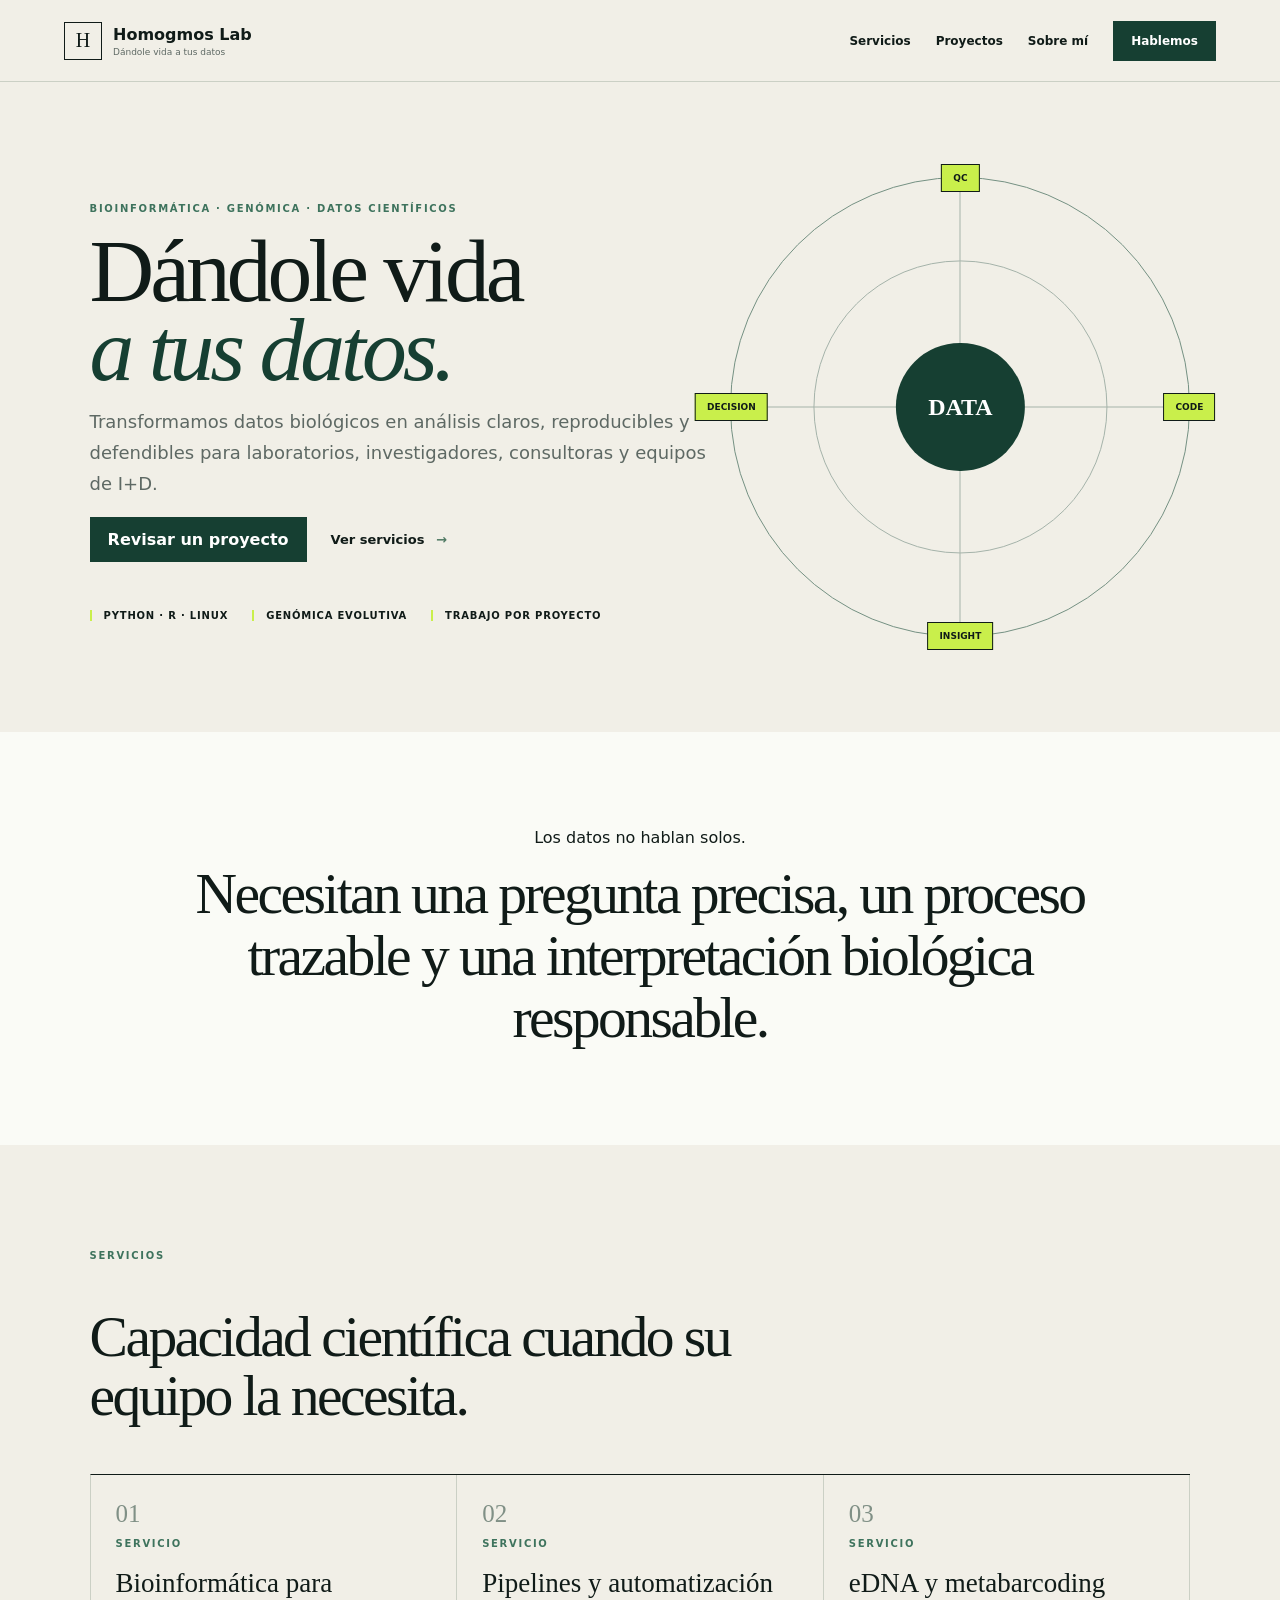
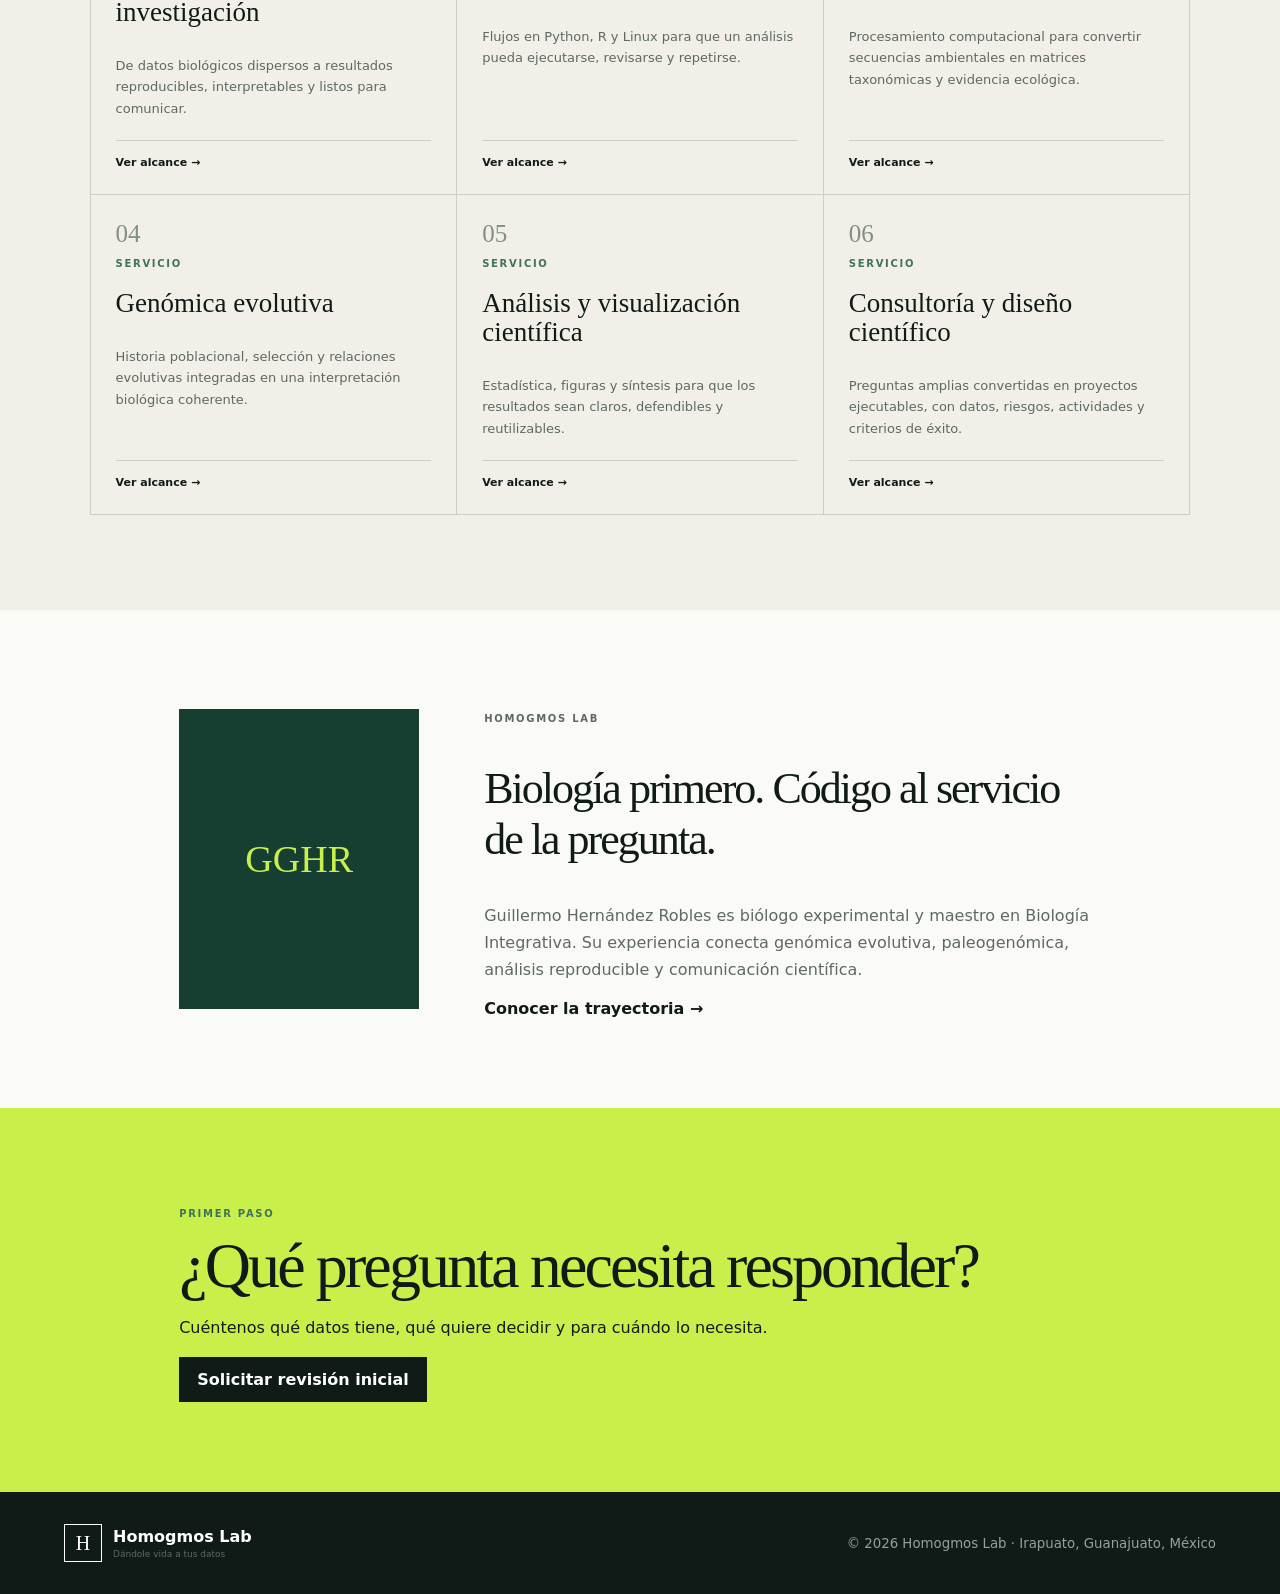
<file: index.html>
<!doctype html>
<html lang="es">
<head>
  <meta charset="utf-8">
  <meta name="viewport" content="width=device-width,initial-scale=1">
  <meta name="description" content="Bioinformática, genómica, eDNA, pipelines y análisis científico por proyecto.">
  <meta name="theme-color" content="#163f32">
  <title>Dándole vida a tus datos | Homogmos Lab</title>
  <style>
:root{--cream:#f1efe7;--paper:#fafbf6;--ink:#101b18;--green:#163f32;--lime:#c9ef4b;--line:#cbd0c5;--muted:#5e6964;--sage:#dfe4d6}*{box-sizing:border-box}html{scroll-behavior:smooth}body{margin:0;background:var(--cream);color:var(--ink);font-family:Inter,system-ui,-apple-system,"Segoe UI",sans-serif}a{color:inherit;text-decoration:none}header{height:82px;padding:0 5vw;display:flex;align-items:center;justify-content:space-between;border-bottom:1px solid var(--line);background:var(--cream);position:sticky;top:0;z-index:10}.logo{display:flex;align-items:center;gap:11px}.logo i{display:grid;place-items:center;width:38px;height:38px;border:1px solid;font:normal 20px Georgia}.logo b,.logo small{display:block}.logo small{font-size:9px;color:var(--muted);margin-top:3px}nav{display:flex;align-items:center;gap:25px;font-size:12px;font-weight:700}.navcta,.button{display:inline-block;background:var(--green);color:white;padding:13px 18px;font-weight:800}.hero{min-height:650px;display:grid;grid-template-columns:1.2fr .8fr;align-items:center;padding:70px 7vw}.kicker{font-size:10px;letter-spacing:.17em;font-weight:850;color:#3e735d}.hero h1,.section h2,.manifesto h2,.story h2,.cta h2,.pagehero h1{font-family:Georgia,serif;font-weight:500;letter-spacing:-.045em}.hero h1{font-size:clamp(58px,7vw,105px);line-height:.88;margin:18px 0}.hero h1 em{color:var(--green);font-weight:400}.lead,.pagehero>p:not(.kicker){font-size:18px;line-height:1.7;color:var(--muted);max-width:720px}.orb{width:min(370px,38vw);aspect-ratio:1;border:1px solid #729080;border-radius:50%;display:grid;place-content:center;text-align:center;margin:auto}.orb b{font:29px Georgia}.orb span{color:#46725c;font-size:11px}.manifesto{padding:80px 14vw;background:var(--paper);text-align:center}.manifesto h2{font-size:clamp(35px,4.5vw,60px);line-height:1.08;margin:15px auto;max-width:1000px}.section{padding:95px 7vw}.section>h2{font-size:clamp(38px,4.5vw,62px);line-height:1.02;max-width:780px}.cards{display:grid;grid-template-columns:repeat(3,1fr);border-top:1px solid;border-left:1px solid var(--line);margin-top:45px}.card{min-height:320px;padding:25px;display:flex;flex-direction:column;border-right:1px solid var(--line);border-bottom:1px solid var(--line)}.card>span,.big-num{font:25px Georgia;color:#809086}.card h3{font:500 27px/1.08 Georgia;margin:10px 0 15px}.card>p:not(.kicker){font-size:13px;color:var(--muted);line-height:1.65}.card>b{margin-top:auto;padding-top:15px;border-top:1px solid var(--line);font-size:11px}.story{padding:90px 14vw;display:grid;grid-template-columns:240px 1fr;gap:65px;align-items:center;background:var(--paper)}.mono{aspect-ratio:4/5;background:var(--green);color:var(--lime);display:grid;place-items:center;font:38px Georgia}.story h2{font-size:44px}.story p{line-height:1.7;color:var(--muted)}.cta{padding:90px 14vw;background:var(--lime)}.cta h2{font-size:clamp(44px,5vw,70px);line-height:1;margin:15px 0}.cta>p:not(.kicker){line-height:1.7;max-width:700px}.button.dark{background:var(--ink)}footer{padding:32px 5vw;background:var(--ink);color:white;display:flex;justify-content:space-between;align-items:center;gap:25px}footer header{display:contents}footer nav{display:none}footer .logo i{border-color:white}footer small{color:#90a29c}.pagehero{padding:85px 9vw 70px;background:var(--paper);border-bottom:1px solid var(--line)}.pagehero h1{font-size:clamp(52px,7vw,92px);line-height:.93;max-width:1050px;margin:15px 0}.twocol,.detail{display:grid;grid-template-columns:1fr 1fr;gap:7vw}.twocol>div{padding:70px 7vw}.twocol>div:first-child{background:var(--sage)}.twocol h2,.detail h2{font:500 38px/1.08 Georgia}.twocol li,.detail li{padding:11px 0;border-top:1px solid var(--line)}.detail p,.detail li{color:var(--muted);line-height:1.7}.detail aside{background:var(--sage);padding:30px}.detail aside h3{font:500 22px Georgia;border-top:1px solid #abb5aa;padding-top:20px}.detail aside h3:first-child{border:0}.boundary{padding:25px;border-left:4px solid var(--lime);background:var(--paper)}.projects{display:grid;grid-template-columns:1fr 1fr;border-top:1px solid;border-left:1px solid var(--line)}.projects article{padding:30px;min-height:330px;border-right:1px solid var(--line);border-bottom:1px solid var(--line)}.projects article>span{font:25px Georgia;color:#809086}.projects h2{font-size:35px}.projects article>p:not(.kicker){color:var(--muted);line-height:1.7}
@media(max-width:850px){nav a:not(.navcta){display:none}.hero,.detail,.twocol{grid-template-columns:1fr}.orb{width:60vw;margin-top:50px}.cards{grid-template-columns:1fr 1fr}.story{padding:75px 7vw;grid-template-columns:200px 1fr}}
@media(max-width:560px){header{height:70px}.hero{padding:60px 6vw;min-height:auto}.hero h1{font-size:53px}.orb{width:82vw}.section{padding:70px 6vw}.cards,.projects{grid-template-columns:1fr}.story{grid-template-columns:1fr;padding:70px 6vw}.mono{width:190px}.cta,.pagehero{padding:70px 6vw}footer{align-items:flex-start;flex-direction:column}}
.home-screen{padding:90px 7vw 60px;text-align:center;background:var(--paper)}.home-screen h1{font:500 clamp(64px,9vw,132px)/.86 Georgia;margin:24px 0 12px;letter-spacing:-.055em}.home-screen h2{font:400 clamp(37px,5vw,68px)/.98 Georgia;color:var(--green);margin:0}.home-screen h2 em{font-weight:400}.home-screen>p:not(.kicker){max-width:680px;margin:30px auto 0;color:var(--muted);line-height:1.7}.option-screen{padding:0 7vw 95px;background:var(--paper)}.option-grid{display:grid;grid-template-columns:repeat(3,1fr);border-top:1px solid var(--ink);border-left:1px solid var(--line)}.option{min-height:230px;padding:24px;display:flex;flex-direction:column;border-right:1px solid var(--line);border-bottom:1px solid var(--line);transition:.2s}.option:hover{background:var(--cream);transform:translateY(-2px)}.option>span{font:23px Georgia;color:#809086}.option h3{font:500 24px/1.08 Georgia;margin:25px 0 10px}.option p{font-size:12px;line-height:1.6;color:var(--muted)}.option>b{font-size:10px;margin-top:auto;padding-top:13px;border-top:1px solid var(--line)}
@media(max-width:850px){.option-grid{grid-template-columns:1fr 1fr}}
@media(max-width:560px){.home-screen{padding:65px 6vw 45px}.home-screen h1{font-size:59px}.option-screen{padding:0 6vw 70px}.option-grid{grid-template-columns:1fr}.option{min-height:200px}}

.actions{display:flex;align-items:center;gap:24px}.textlink{font-size:13px;font-weight:800}.textlink span{color:#507a64;margin-left:7px}.proof{display:flex;gap:24px;margin-top:48px;font-size:10px;font-weight:800;letter-spacing:.08em;text-transform:uppercase}.proof span{border-left:2px solid var(--lime);padding-left:12px}
.data-life{width:min(460px,42vw);aspect-ratio:1;position:relative;margin:auto;border:1px solid #759183;border-radius:50%}.data-orbit{position:absolute;width:64%;aspect-ratio:1;left:50%;top:50%;transform:translate(-50%,-50%);border:1px solid #a5b3aa;border-radius:50%}.data-axis{position:absolute;left:50%;top:50%;background:#a5b3aa;transform:translate(-50%,-50%)}.axis-x{width:100%;height:1px}.axis-y{width:1px;height:100%}.data-seed{position:absolute;width:28%;aspect-ratio:1;left:50%;top:50%;transform:translate(-50%,-50%);border-radius:50%;background:var(--green);color:white;display:grid;place-items:center;font:24px Georgia;z-index:3}.leaf{position:absolute;transform:translate(-50%,-50%);z-index:4;background:var(--lime);border:1px solid var(--ink);padding:8px 11px;font-size:9px;font-weight:900;white-space:nowrap}.l1{top:0;left:50%}.l2{top:50%;left:100%}.l3{top:100%;left:50%}.l4{top:50%;left:0}
@media(max-width:850px){.data-life{width:65vw;margin-top:55px}}
@media(max-width:560px){.actions,.proof{align-items:flex-start;flex-direction:column}.proof{gap:9px;margin-top:35px}.data-life{width:82vw}}

</style>
</head>
<body>
  <header>
    <a class="logo" href="index.html"><i>H</i><span><b>Homogmos Lab</b><small>Dándole vida a tus datos</small></span></a>
    <nav><a href="servicios/index.html">Servicios</a><a href="proyectos/index.html">Proyectos</a><a href="sobre-mi/index.html">Sobre mí</a><a class="navcta" href="contacto/index.html">Hablemos</a></nav>
  </header>
  <main>
    <section class="hero">
      <div>
        <p class="kicker">BIOINFORMÁTICA · GENÓMICA · DATOS CIENTÍFICOS</p>
        <h1>Dándole vida<br><em>a tus datos.</em></h1>
        <p class="lead">Transformamos datos biológicos en análisis claros, reproducibles y defendibles para laboratorios, investigadores, consultoras y equipos de I+D.</p>
        <div class="actions"><a class="button" href="contacto/index.html">Revisar un proyecto</a><a class="textlink" href="servicios/index.html">Ver servicios <span>→</span></a></div>
        <div class="proof"><span>Python · R · Linux</span><span>Genómica evolutiva</span><span>Trabajo por proyecto</span></div>
      </div>
      <div class="data-life" aria-label="Datos convertidos en conocimiento">
        <div class="data-orbit"></div><div class="data-axis axis-x"></div><div class="data-axis axis-y"></div>
        <div class="data-seed"><b>DATA</b></div>
        <span class="leaf l1">QC</span><span class="leaf l2">CODE</span><span class="leaf l3">INSIGHT</span><span class="leaf l4">DECISION</span>
      </div>
    </section>
    <section class="manifesto"><p>Los datos no hablan solos.</p><h2>Necesitan una pregunta precisa, un proceso trazable y una interpretación biológica responsable.</h2></section>
    <section class="section">
      <p class="kicker">SERVICIOS</p><h2>Capacidad científica cuando su equipo la necesita.</h2>
      <div class="cards">
        <a class="card" href="servicios/bioinformatica-investigacion/index.html"><span>01</span><p class="kicker">SERVICIO</p><h3>Bioinformática para investigación</h3><p>De datos biológicos dispersos a resultados reproducibles, interpretables y listos para comunicar.</p><b>Ver alcance →</b></a>
        <a class="card" href="servicios/pipelines-automatizacion/index.html"><span>02</span><p class="kicker">SERVICIO</p><h3>Pipelines y automatización</h3><p>Flujos en Python, R y Linux para que un análisis pueda ejecutarse, revisarse y repetirse.</p><b>Ver alcance →</b></a>
        <a class="card" href="servicios/edna-metabarcoding/index.html"><span>03</span><p class="kicker">SERVICIO</p><h3>eDNA y metabarcoding</h3><p>Procesamiento computacional para convertir secuencias ambientales en matrices taxonómicas y evidencia ecológica.</p><b>Ver alcance →</b></a>
        <a class="card" href="servicios/genomica-evolutiva/index.html"><span>04</span><p class="kicker">SERVICIO</p><h3>Genómica evolutiva</h3><p>Historia poblacional, selección y relaciones evolutivas integradas en una interpretación biológica coherente.</p><b>Ver alcance →</b></a>
        <a class="card" href="servicios/analisis-visualizacion/index.html"><span>05</span><p class="kicker">SERVICIO</p><h3>Análisis y visualización científica</h3><p>Estadística, figuras y síntesis para que los resultados sean claros, defendibles y reutilizables.</p><b>Ver alcance →</b></a>
        <a class="card" href="servicios/consultoria-cientifica/index.html"><span>06</span><p class="kicker">SERVICIO</p><h3>Consultoría y diseño científico</h3><p>Preguntas amplias convertidas en proyectos ejecutables, con datos, riesgos, actividades y criterios de éxito.</p><b>Ver alcance →</b></a>
      </div>
    </section>
    <section class="story"><div class="mono">GGHR</div><div><p class="kicker">HOMOGMOS LAB</p><h2>Biología primero. Código al servicio de la pregunta.</h2><p>Guillermo Hernández Robles es biólogo experimental y maestro en Biología Integrativa. Su experiencia conecta genómica evolutiva, paleogenómica, análisis reproducible y comunicación científica.</p><a href="sobre-mi/index.html"><b>Conocer la trayectoria →</b></a></div></section>
    <section class="cta"><p class="kicker">PRIMER PASO</p><h2>¿Qué pregunta necesita responder?</h2><p>Cuéntenos qué datos tiene, qué quiere decidir y para cuándo lo necesita.</p><a class="button dark" href="contacto/index.html">Solicitar revisión inicial</a></section>
  </main>
  <footer><a class="logo" href="index.html"><i>H</i><span><b>Homogmos Lab</b><small>Dándole vida a tus datos</small></span></a><small>© 2026 Homogmos Lab · Irapuato, Guanajuato, México</small></footer>
</body>
</html>
</file>
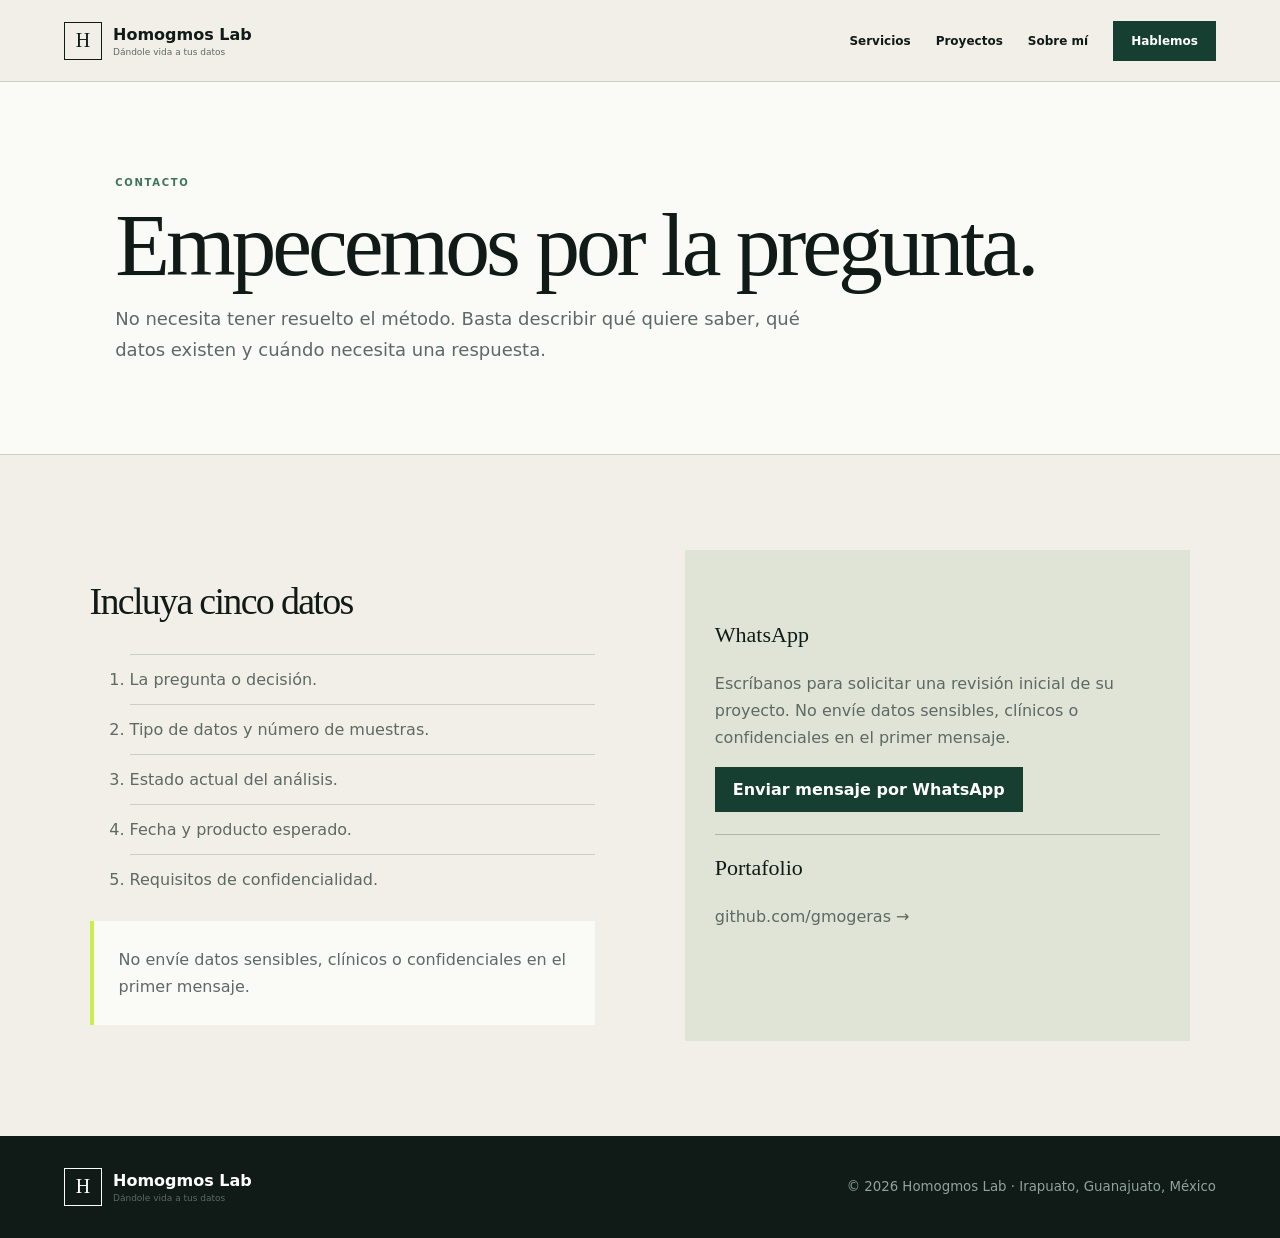
<file: contacto/index.html>
<!doctype html><html lang="es"><head><meta charset="utf-8"><meta name="viewport" content="width=device-width,initial-scale=1"><meta name="description" content="Solicite una revisión inicial de su proyecto."><meta name="theme-color" content="#163f32"><title>Contacto | Homogmos Lab</title><style>
:root{--cream:#f1efe7;--paper:#fafbf6;--ink:#101b18;--green:#163f32;--lime:#c9ef4b;--line:#cbd0c5;--muted:#5e6964;--sage:#dfe4d6}*{box-sizing:border-box}html{scroll-behavior:smooth}body{margin:0;background:var(--cream);color:var(--ink);font-family:Inter,system-ui,-apple-system,"Segoe UI",sans-serif}a{color:inherit;text-decoration:none}header{height:82px;padding:0 5vw;display:flex;align-items:center;justify-content:space-between;border-bottom:1px solid var(--line);background:var(--cream);position:sticky;top:0;z-index:10}.logo{display:flex;align-items:center;gap:11px}.logo i{display:grid;place-items:center;width:38px;height:38px;border:1px solid;font:normal 20px Georgia}.logo b,.logo small{display:block}.logo small{font-size:9px;color:var(--muted);margin-top:3px}nav{display:flex;align-items:center;gap:25px;font-size:12px;font-weight:700}.navcta,.button{display:inline-block;background:var(--green);color:white;padding:13px 18px;font-weight:800}.hero{min-height:650px;display:grid;grid-template-columns:1.2fr .8fr;align-items:center;padding:70px 7vw}.kicker{font-size:10px;letter-spacing:.17em;font-weight:850;color:#3e735d}.hero h1,.section h2,.manifesto h2,.story h2,.cta h2,.pagehero h1{font-family:Georgia,serif;font-weight:500;letter-spacing:-.045em}.hero h1{font-size:clamp(58px,7vw,105px);line-height:.88;margin:18px 0}.hero h1 em{color:var(--green);font-weight:400}.lead,.pagehero>p:not(.kicker){font-size:18px;line-height:1.7;color:var(--muted);max-width:720px}.orb{width:min(370px,38vw);aspect-ratio:1;border:1px solid #729080;border-radius:50%;display:grid;place-content:center;text-align:center;margin:auto}.orb b{font:29px Georgia}.orb span{color:#46725c;font-size:11px}.manifesto{padding:80px 14vw;background:var(--paper);text-align:center}.manifesto h2{font-size:clamp(35px,4.5vw,60px);line-height:1.08;margin:15px auto;max-width:1000px}.section{padding:95px 7vw}.section>h2{font-size:clamp(38px,4.5vw,62px);line-height:1.02;max-width:780px}.cards{display:grid;grid-template-columns:repeat(3,1fr);border-top:1px solid;border-left:1px solid var(--line);margin-top:45px}.card{min-height:320px;padding:25px;display:flex;flex-direction:column;border-right:1px solid var(--line);border-bottom:1px solid var(--line)}.card>span,.big-num{font:25px Georgia;color:#809086}.card h3{font:500 27px/1.08 Georgia;margin:10px 0 15px}.card>p:not(.kicker){font-size:13px;color:var(--muted);line-height:1.65}.card>b{margin-top:auto;padding-top:15px;border-top:1px solid var(--line);font-size:11px}.story{padding:90px 14vw;display:grid;grid-template-columns:240px 1fr;gap:65px;align-items:center;background:var(--paper)}.mono{aspect-ratio:4/5;background:var(--green);color:var(--lime);display:grid;place-items:center;font:38px Georgia}.story h2{font-size:44px}.story p{line-height:1.7;color:var(--muted)}.cta{padding:90px 14vw;background:var(--lime)}.cta h2{font-size:clamp(44px,5vw,70px);line-height:1;margin:15px 0}.cta>p:not(.kicker){line-height:1.7;max-width:700px}.button.dark{background:var(--ink)}footer{padding:32px 5vw;background:var(--ink);color:white;display:flex;justify-content:space-between;align-items:center;gap:25px}footer header{display:contents}footer nav{display:none}footer .logo i{border-color:white}footer small{color:#90a29c}.pagehero{padding:85px 9vw 70px;background:var(--paper);border-bottom:1px solid var(--line)}.pagehero h1{font-size:clamp(52px,7vw,92px);line-height:.93;max-width:1050px;margin:15px 0}.twocol,.detail{display:grid;grid-template-columns:1fr 1fr;gap:7vw}.twocol>div{padding:70px 7vw}.twocol>div:first-child{background:var(--sage)}.twocol h2,.detail h2{font:500 38px/1.08 Georgia}.twocol li,.detail li{padding:11px 0;border-top:1px solid var(--line)}.detail p,.detail li{color:var(--muted);line-height:1.7}.detail aside{background:var(--sage);padding:30px}.detail aside h3{font:500 22px Georgia;border-top:1px solid #abb5aa;padding-top:20px}.detail aside h3:first-child{border:0}.boundary{padding:25px;border-left:4px solid var(--lime);background:var(--paper)}.projects{display:grid;grid-template-columns:1fr 1fr;border-top:1px solid;border-left:1px solid var(--line)}.projects article{padding:30px;min-height:330px;border-right:1px solid var(--line);border-bottom:1px solid var(--line)}.projects article>span{font:25px Georgia;color:#809086}.projects h2{font-size:35px}.projects article>p:not(.kicker){color:var(--muted);line-height:1.7}
@media(max-width:850px){nav a:not(.navcta){display:none}.hero,.detail,.twocol{grid-template-columns:1fr}.orb{width:60vw;margin-top:50px}.cards{grid-template-columns:1fr 1fr}.story{padding:75px 7vw;grid-template-columns:200px 1fr}}
@media(max-width:560px){header{height:70px}.hero{padding:60px 6vw;min-height:auto}.hero h1{font-size:53px}.orb{width:82vw}.section{padding:70px 6vw}.cards,.projects{grid-template-columns:1fr}.story{grid-template-columns:1fr;padding:70px 6vw}.mono{width:190px}.cta,.pagehero{padding:70px 6vw}footer{align-items:flex-start;flex-direction:column}}
.home-screen{padding:90px 7vw 60px;text-align:center;background:var(--paper)}.home-screen h1{font:500 clamp(64px,9vw,132px)/.86 Georgia;margin:24px 0 12px;letter-spacing:-.055em}.home-screen h2{font:400 clamp(37px,5vw,68px)/.98 Georgia;color:var(--green);margin:0}.home-screen h2 em{font-weight:400}.home-screen>p:not(.kicker){max-width:680px;margin:30px auto 0;color:var(--muted);line-height:1.7}.option-screen{padding:0 7vw 95px;background:var(--paper)}.option-grid{display:grid;grid-template-columns:repeat(3,1fr);border-top:1px solid var(--ink);border-left:1px solid var(--line)}.option{min-height:230px;padding:24px;display:flex;flex-direction:column;border-right:1px solid var(--line);border-bottom:1px solid var(--line);transition:.2s}.option:hover{background:var(--cream);transform:translateY(-2px)}.option>span{font:23px Georgia;color:#809086}.option h3{font:500 24px/1.08 Georgia;margin:25px 0 10px}.option p{font-size:12px;line-height:1.6;color:var(--muted)}.option>b{font-size:10px;margin-top:auto;padding-top:13px;border-top:1px solid var(--line)}
@media(max-width:850px){.option-grid{grid-template-columns:1fr 1fr}}
@media(max-width:560px){.home-screen{padding:65px 6vw 45px}.home-screen h1{font-size:59px}.option-screen{padding:0 6vw 70px}.option-grid{grid-template-columns:1fr}.option{min-height:200px}}

.actions{display:flex;align-items:center;gap:24px}.textlink{font-size:13px;font-weight:800}.textlink span{color:#507a64;margin-left:7px}.proof{display:flex;gap:24px;margin-top:48px;font-size:10px;font-weight:800;letter-spacing:.08em;text-transform:uppercase}.proof span{border-left:2px solid var(--lime);padding-left:12px}
.data-life{width:min(460px,42vw);aspect-ratio:1;position:relative;margin:auto;border:1px solid #759183;border-radius:50%}.data-orbit{position:absolute;width:64%;aspect-ratio:1;left:50%;top:50%;transform:translate(-50%,-50%);border:1px solid #a5b3aa;border-radius:50%}.data-axis{position:absolute;left:50%;top:50%;background:#a5b3aa;transform:translate(-50%,-50%)}.axis-x{width:100%;height:1px}.axis-y{width:1px;height:100%}.data-seed{position:absolute;width:28%;aspect-ratio:1;left:50%;top:50%;transform:translate(-50%,-50%);border-radius:50%;background:var(--green);color:white;display:grid;place-items:center;font:24px Georgia;z-index:3}.leaf{position:absolute;transform:translate(-50%,-50%);z-index:4;background:var(--lime);border:1px solid var(--ink);padding:8px 11px;font-size:9px;font-weight:900;white-space:nowrap}.l1{top:0;left:50%}.l2{top:50%;left:100%}.l3{top:100%;left:50%}.l4{top:50%;left:0}
@media(max-width:850px){.data-life{width:65vw;margin-top:55px}}
@media(max-width:560px){.actions,.proof{align-items:flex-start;flex-direction:column}.proof{gap:9px;margin-top:35px}.data-life{width:82vw}}

</style></head><body><header><a class="logo" href="../index.html"><i>H</i><span><b>Homogmos Lab</b><small>Dándole vida a tus datos</small></span></a><nav><a href="../servicios/index.html">Servicios</a><a href="../proyectos/index.html">Proyectos</a><a href="../sobre-mi/index.html">Sobre mí</a><a class="navcta" href="../contacto/index.html">Hablemos</a></nav></header><main><section class="pagehero"><p class="kicker">CONTACTO</p><h1>Empecemos por la pregunta.</h1><p>No necesita tener resuelto el método. Basta describir qué quiere saber, qué datos existen y cuándo necesita una respuesta.</p></section><section class="section detail"><div><h2>Incluya cinco datos</h2><ol><li>La pregunta o decisión.</li><li>Tipo de datos y número de muestras.</li><li>Estado actual del análisis.</li><li>Fecha y producto esperado.</li><li>Requisitos de confidencialidad.</li></ol><p class="boundary">No envíe datos sensibles, clínicos o confidenciales en el primer mensaje.</p></div><aside><h3>WhatsApp</h3><p>Escríbanos para solicitar una revisión inicial de su proyecto. No envíe datos sensibles, clínicos o confidenciales en el primer mensaje.</p><a class="button" href="https://wa.me/524771208907?text=Hola%2C%20encontr%C3%A9%20Homogmos%20Lab%20y%20quisiera%20consultar%20la%20viabilidad%20de%20un%20proyecto." target="_blank" rel="noopener noreferrer">Enviar mensaje por WhatsApp</a><h3>Portafolio</h3><p><a href="https://github.com/gmogeras" target="_blank" rel="noopener noreferrer">github.com/gmogeras →</a></p></aside></section></main><footer><a class="logo" href="../index.html"><i>H</i><span><b>Homogmos Lab</b><small>Dándole vida a tus datos</small></span></a><nav><a href="../servicios/index.html">Servicios</a><a href="../proyectos/index.html">Proyectos</a><a href="../sobre-mi/index.html">Sobre mí</a><a class="navcta" href="../contacto/index.html">Hablemos</a></nav><small>© 2026 Homogmos Lab · Irapuato, Guanajuato, México</small></footer></body></html>
</file>
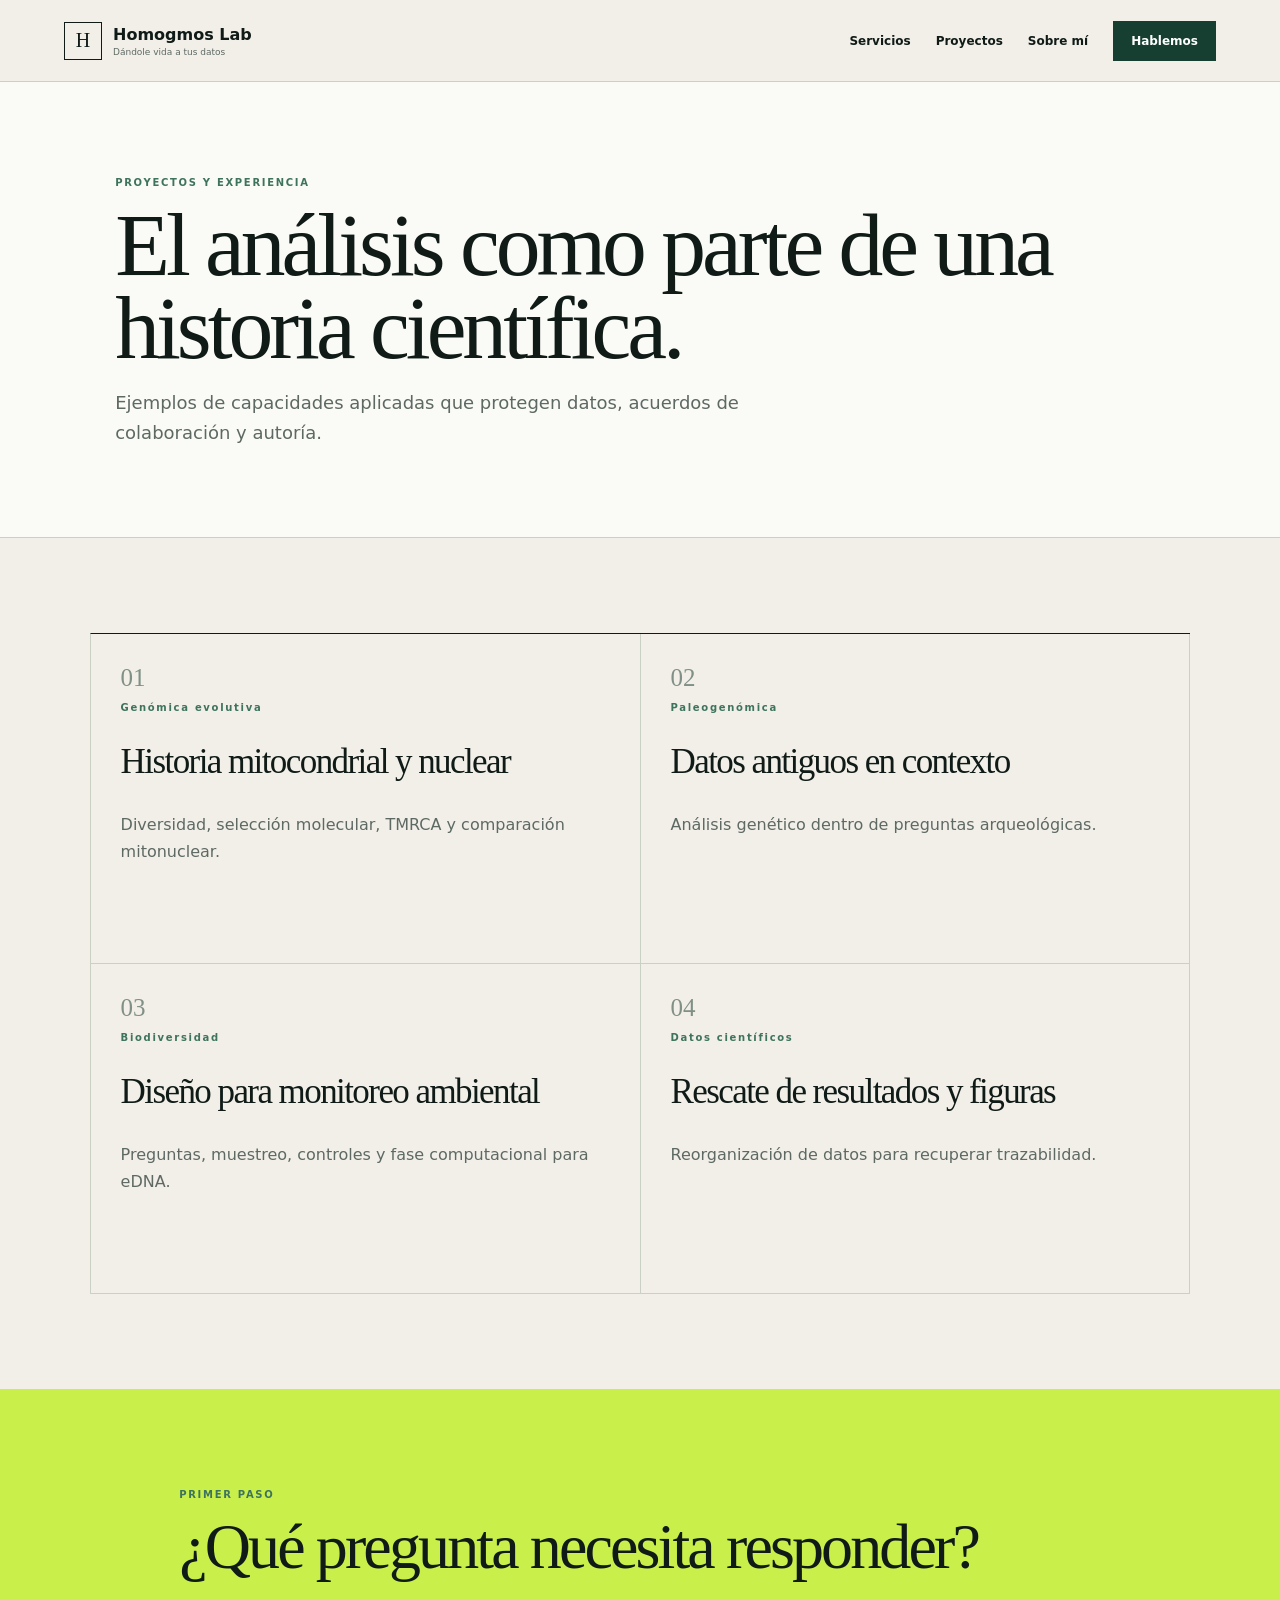
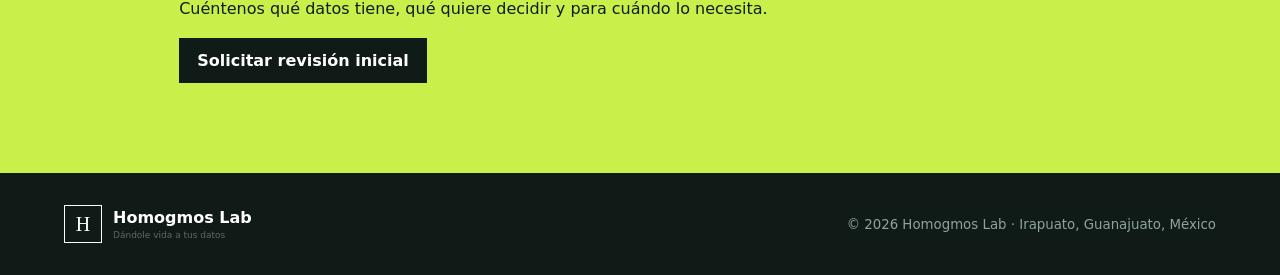
<file: proyectos/index.html>
<!doctype html><html lang="es"><head><meta charset="utf-8"><meta name="viewport" content="width=device-width,initial-scale=1"><meta name="description" content="Experiencia aplicada en genómica, paleogenómica, biodiversidad y datos científicos."><meta name="theme-color" content="#163f32"><title>Proyectos y experiencia | Homogmos Lab</title><style>
:root{--cream:#f1efe7;--paper:#fafbf6;--ink:#101b18;--green:#163f32;--lime:#c9ef4b;--line:#cbd0c5;--muted:#5e6964;--sage:#dfe4d6}*{box-sizing:border-box}html{scroll-behavior:smooth}body{margin:0;background:var(--cream);color:var(--ink);font-family:Inter,system-ui,-apple-system,"Segoe UI",sans-serif}a{color:inherit;text-decoration:none}header{height:82px;padding:0 5vw;display:flex;align-items:center;justify-content:space-between;border-bottom:1px solid var(--line);background:var(--cream);position:sticky;top:0;z-index:10}.logo{display:flex;align-items:center;gap:11px}.logo i{display:grid;place-items:center;width:38px;height:38px;border:1px solid;font:normal 20px Georgia}.logo b,.logo small{display:block}.logo small{font-size:9px;color:var(--muted);margin-top:3px}nav{display:flex;align-items:center;gap:25px;font-size:12px;font-weight:700}.navcta,.button{display:inline-block;background:var(--green);color:white;padding:13px 18px;font-weight:800}.hero{min-height:650px;display:grid;grid-template-columns:1.2fr .8fr;align-items:center;padding:70px 7vw}.kicker{font-size:10px;letter-spacing:.17em;font-weight:850;color:#3e735d}.hero h1,.section h2,.manifesto h2,.story h2,.cta h2,.pagehero h1{font-family:Georgia,serif;font-weight:500;letter-spacing:-.045em}.hero h1{font-size:clamp(58px,7vw,105px);line-height:.88;margin:18px 0}.hero h1 em{color:var(--green);font-weight:400}.lead,.pagehero>p:not(.kicker){font-size:18px;line-height:1.7;color:var(--muted);max-width:720px}.orb{width:min(370px,38vw);aspect-ratio:1;border:1px solid #729080;border-radius:50%;display:grid;place-content:center;text-align:center;margin:auto}.orb b{font:29px Georgia}.orb span{color:#46725c;font-size:11px}.manifesto{padding:80px 14vw;background:var(--paper);text-align:center}.manifesto h2{font-size:clamp(35px,4.5vw,60px);line-height:1.08;margin:15px auto;max-width:1000px}.section{padding:95px 7vw}.section>h2{font-size:clamp(38px,4.5vw,62px);line-height:1.02;max-width:780px}.cards{display:grid;grid-template-columns:repeat(3,1fr);border-top:1px solid;border-left:1px solid var(--line);margin-top:45px}.card{min-height:320px;padding:25px;display:flex;flex-direction:column;border-right:1px solid var(--line);border-bottom:1px solid var(--line)}.card>span,.big-num{font:25px Georgia;color:#809086}.card h3{font:500 27px/1.08 Georgia;margin:10px 0 15px}.card>p:not(.kicker){font-size:13px;color:var(--muted);line-height:1.65}.card>b{margin-top:auto;padding-top:15px;border-top:1px solid var(--line);font-size:11px}.story{padding:90px 14vw;display:grid;grid-template-columns:240px 1fr;gap:65px;align-items:center;background:var(--paper)}.mono{aspect-ratio:4/5;background:var(--green);color:var(--lime);display:grid;place-items:center;font:38px Georgia}.story h2{font-size:44px}.story p{line-height:1.7;color:var(--muted)}.cta{padding:90px 14vw;background:var(--lime)}.cta h2{font-size:clamp(44px,5vw,70px);line-height:1;margin:15px 0}.cta>p:not(.kicker){line-height:1.7;max-width:700px}.button.dark{background:var(--ink)}footer{padding:32px 5vw;background:var(--ink);color:white;display:flex;justify-content:space-between;align-items:center;gap:25px}footer header{display:contents}footer nav{display:none}footer .logo i{border-color:white}footer small{color:#90a29c}.pagehero{padding:85px 9vw 70px;background:var(--paper);border-bottom:1px solid var(--line)}.pagehero h1{font-size:clamp(52px,7vw,92px);line-height:.93;max-width:1050px;margin:15px 0}.twocol,.detail{display:grid;grid-template-columns:1fr 1fr;gap:7vw}.twocol>div{padding:70px 7vw}.twocol>div:first-child{background:var(--sage)}.twocol h2,.detail h2{font:500 38px/1.08 Georgia}.twocol li,.detail li{padding:11px 0;border-top:1px solid var(--line)}.detail p,.detail li{color:var(--muted);line-height:1.7}.detail aside{background:var(--sage);padding:30px}.detail aside h3{font:500 22px Georgia;border-top:1px solid #abb5aa;padding-top:20px}.detail aside h3:first-child{border:0}.boundary{padding:25px;border-left:4px solid var(--lime);background:var(--paper)}.projects{display:grid;grid-template-columns:1fr 1fr;border-top:1px solid;border-left:1px solid var(--line)}.projects article{padding:30px;min-height:330px;border-right:1px solid var(--line);border-bottom:1px solid var(--line)}.projects article>span{font:25px Georgia;color:#809086}.projects h2{font-size:35px}.projects article>p:not(.kicker){color:var(--muted);line-height:1.7}
@media(max-width:850px){nav a:not(.navcta){display:none}.hero,.detail,.twocol{grid-template-columns:1fr}.orb{width:60vw;margin-top:50px}.cards{grid-template-columns:1fr 1fr}.story{padding:75px 7vw;grid-template-columns:200px 1fr}}
@media(max-width:560px){header{height:70px}.hero{padding:60px 6vw;min-height:auto}.hero h1{font-size:53px}.orb{width:82vw}.section{padding:70px 6vw}.cards,.projects{grid-template-columns:1fr}.story{grid-template-columns:1fr;padding:70px 6vw}.mono{width:190px}.cta,.pagehero{padding:70px 6vw}footer{align-items:flex-start;flex-direction:column}}
.home-screen{padding:90px 7vw 60px;text-align:center;background:var(--paper)}.home-screen h1{font:500 clamp(64px,9vw,132px)/.86 Georgia;margin:24px 0 12px;letter-spacing:-.055em}.home-screen h2{font:400 clamp(37px,5vw,68px)/.98 Georgia;color:var(--green);margin:0}.home-screen h2 em{font-weight:400}.home-screen>p:not(.kicker){max-width:680px;margin:30px auto 0;color:var(--muted);line-height:1.7}.option-screen{padding:0 7vw 95px;background:var(--paper)}.option-grid{display:grid;grid-template-columns:repeat(3,1fr);border-top:1px solid var(--ink);border-left:1px solid var(--line)}.option{min-height:230px;padding:24px;display:flex;flex-direction:column;border-right:1px solid var(--line);border-bottom:1px solid var(--line);transition:.2s}.option:hover{background:var(--cream);transform:translateY(-2px)}.option>span{font:23px Georgia;color:#809086}.option h3{font:500 24px/1.08 Georgia;margin:25px 0 10px}.option p{font-size:12px;line-height:1.6;color:var(--muted)}.option>b{font-size:10px;margin-top:auto;padding-top:13px;border-top:1px solid var(--line)}
@media(max-width:850px){.option-grid{grid-template-columns:1fr 1fr}}
@media(max-width:560px){.home-screen{padding:65px 6vw 45px}.home-screen h1{font-size:59px}.option-screen{padding:0 6vw 70px}.option-grid{grid-template-columns:1fr}.option{min-height:200px}}

.actions{display:flex;align-items:center;gap:24px}.textlink{font-size:13px;font-weight:800}.textlink span{color:#507a64;margin-left:7px}.proof{display:flex;gap:24px;margin-top:48px;font-size:10px;font-weight:800;letter-spacing:.08em;text-transform:uppercase}.proof span{border-left:2px solid var(--lime);padding-left:12px}
.data-life{width:min(460px,42vw);aspect-ratio:1;position:relative;margin:auto;border:1px solid #759183;border-radius:50%}.data-orbit{position:absolute;width:64%;aspect-ratio:1;left:50%;top:50%;transform:translate(-50%,-50%);border:1px solid #a5b3aa;border-radius:50%}.data-axis{position:absolute;left:50%;top:50%;background:#a5b3aa;transform:translate(-50%,-50%)}.axis-x{width:100%;height:1px}.axis-y{width:1px;height:100%}.data-seed{position:absolute;width:28%;aspect-ratio:1;left:50%;top:50%;transform:translate(-50%,-50%);border-radius:50%;background:var(--green);color:white;display:grid;place-items:center;font:24px Georgia;z-index:3}.leaf{position:absolute;transform:translate(-50%,-50%);z-index:4;background:var(--lime);border:1px solid var(--ink);padding:8px 11px;font-size:9px;font-weight:900;white-space:nowrap}.l1{top:0;left:50%}.l2{top:50%;left:100%}.l3{top:100%;left:50%}.l4{top:50%;left:0}
@media(max-width:850px){.data-life{width:65vw;margin-top:55px}}
@media(max-width:560px){.actions,.proof{align-items:flex-start;flex-direction:column}.proof{gap:9px;margin-top:35px}.data-life{width:82vw}}

</style></head><body><header><a class="logo" href="../index.html"><i>H</i><span><b>Homogmos Lab</b><small>Dándole vida a tus datos</small></span></a><nav><a href="../servicios/index.html">Servicios</a><a href="../proyectos/index.html">Proyectos</a><a href="../sobre-mi/index.html">Sobre mí</a><a class="navcta" href="../contacto/index.html">Hablemos</a></nav></header><main><section class="pagehero"><p class="kicker">PROYECTOS Y EXPERIENCIA</p><h1>El análisis como parte de una historia científica.</h1><p>Ejemplos de capacidades aplicadas que protegen datos, acuerdos de colaboración y autoría.</p></section><section class="section"><div class="projects"><article><span>01</span><p class="kicker">Genómica evolutiva</p><h2>Historia mitocondrial y nuclear</h2><p>Diversidad, selección molecular, TMRCA y comparación mitonuclear.</p></article><article><span>02</span><p class="kicker">Paleogenómica</p><h2>Datos antiguos en contexto</h2><p>Análisis genético dentro de preguntas arqueológicas.</p></article><article><span>03</span><p class="kicker">Biodiversidad</p><h2>Diseño para monitoreo ambiental</h2><p>Preguntas, muestreo, controles y fase computacional para eDNA.</p></article><article><span>04</span><p class="kicker">Datos científicos</p><h2>Rescate de resultados y figuras</h2><p>Reorganización de datos para recuperar trazabilidad.</p></article></div></section><section class="cta"><p class="kicker">PRIMER PASO</p><h2>¿Qué pregunta necesita responder?</h2><p>Cuéntenos qué datos tiene, qué quiere decidir y para cuándo lo necesita.</p><a class="button dark" href="../contacto/index.html">Solicitar revisión inicial</a></section></main><footer><a class="logo" href="../index.html"><i>H</i><span><b>Homogmos Lab</b><small>Dándole vida a tus datos</small></span></a><nav><a href="../servicios/index.html">Servicios</a><a href="../proyectos/index.html">Proyectos</a><a href="../sobre-mi/index.html">Sobre mí</a><a class="navcta" href="../contacto/index.html">Hablemos</a></nav><small>© 2026 Homogmos Lab · Irapuato, Guanajuato, México</small></footer></body></html>
</file>
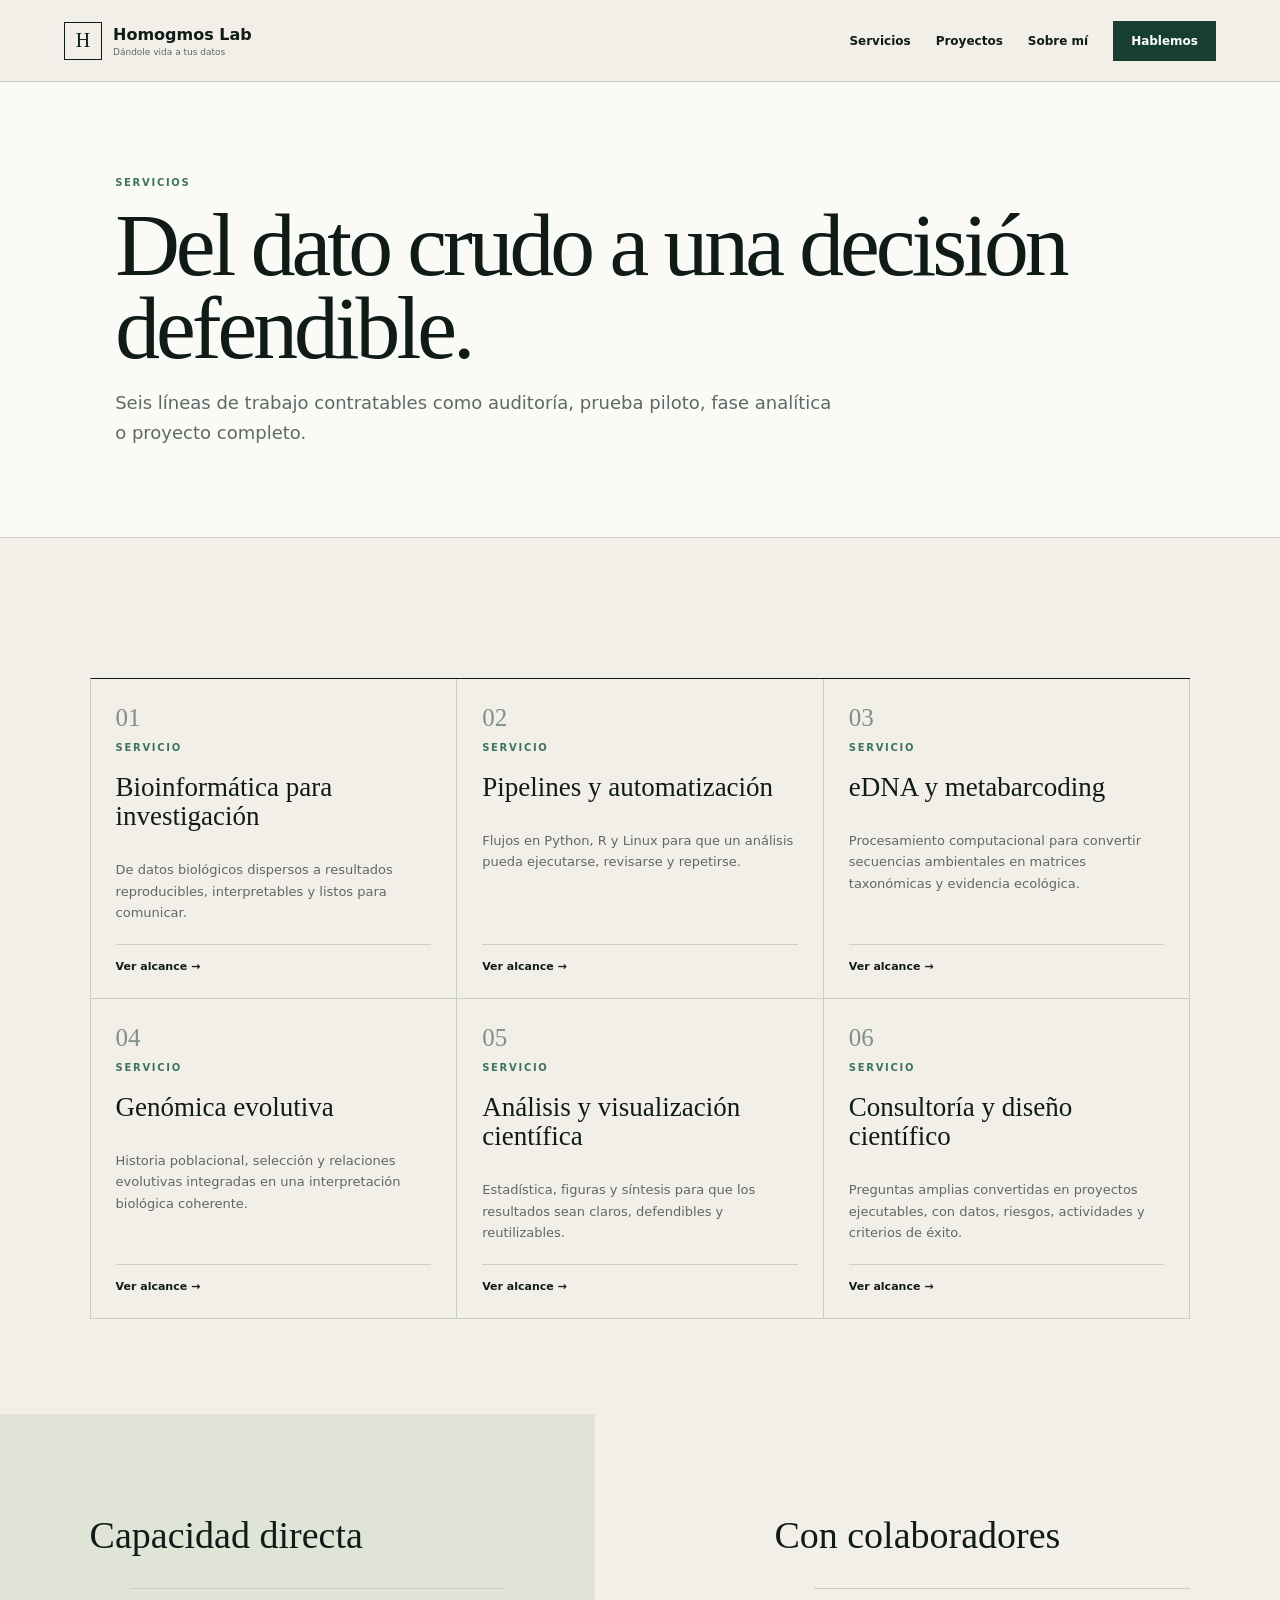
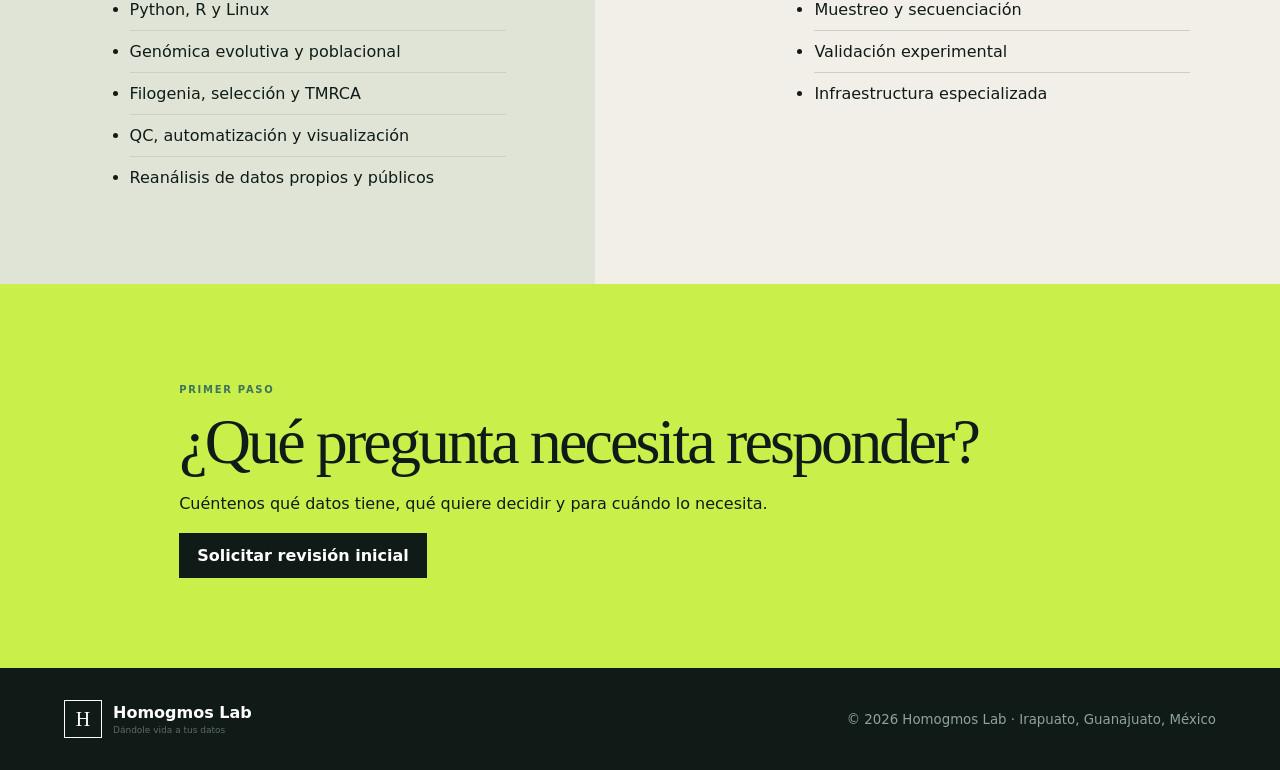
<file: servicios/index.html>
<!doctype html><html lang="es"><head><meta charset="utf-8"><meta name="viewport" content="width=device-width,initial-scale=1"><meta name="description" content="Catálogo completo de servicios científicos y bioinformáticos."><meta name="theme-color" content="#163f32"><title>Servicios | Homogmos Lab</title><style>
:root{--cream:#f1efe7;--paper:#fafbf6;--ink:#101b18;--green:#163f32;--lime:#c9ef4b;--line:#cbd0c5;--muted:#5e6964;--sage:#dfe4d6}*{box-sizing:border-box}html{scroll-behavior:smooth}body{margin:0;background:var(--cream);color:var(--ink);font-family:Inter,system-ui,-apple-system,"Segoe UI",sans-serif}a{color:inherit;text-decoration:none}header{height:82px;padding:0 5vw;display:flex;align-items:center;justify-content:space-between;border-bottom:1px solid var(--line);background:var(--cream);position:sticky;top:0;z-index:10}.logo{display:flex;align-items:center;gap:11px}.logo i{display:grid;place-items:center;width:38px;height:38px;border:1px solid;font:normal 20px Georgia}.logo b,.logo small{display:block}.logo small{font-size:9px;color:var(--muted);margin-top:3px}nav{display:flex;align-items:center;gap:25px;font-size:12px;font-weight:700}.navcta,.button{display:inline-block;background:var(--green);color:white;padding:13px 18px;font-weight:800}.hero{min-height:650px;display:grid;grid-template-columns:1.2fr .8fr;align-items:center;padding:70px 7vw}.kicker{font-size:10px;letter-spacing:.17em;font-weight:850;color:#3e735d}.hero h1,.section h2,.manifesto h2,.story h2,.cta h2,.pagehero h1{font-family:Georgia,serif;font-weight:500;letter-spacing:-.045em}.hero h1{font-size:clamp(58px,7vw,105px);line-height:.88;margin:18px 0}.hero h1 em{color:var(--green);font-weight:400}.lead,.pagehero>p:not(.kicker){font-size:18px;line-height:1.7;color:var(--muted);max-width:720px}.orb{width:min(370px,38vw);aspect-ratio:1;border:1px solid #729080;border-radius:50%;display:grid;place-content:center;text-align:center;margin:auto}.orb b{font:29px Georgia}.orb span{color:#46725c;font-size:11px}.manifesto{padding:80px 14vw;background:var(--paper);text-align:center}.manifesto h2{font-size:clamp(35px,4.5vw,60px);line-height:1.08;margin:15px auto;max-width:1000px}.section{padding:95px 7vw}.section>h2{font-size:clamp(38px,4.5vw,62px);line-height:1.02;max-width:780px}.cards{display:grid;grid-template-columns:repeat(3,1fr);border-top:1px solid;border-left:1px solid var(--line);margin-top:45px}.card{min-height:320px;padding:25px;display:flex;flex-direction:column;border-right:1px solid var(--line);border-bottom:1px solid var(--line)}.card>span,.big-num{font:25px Georgia;color:#809086}.card h3{font:500 27px/1.08 Georgia;margin:10px 0 15px}.card>p:not(.kicker){font-size:13px;color:var(--muted);line-height:1.65}.card>b{margin-top:auto;padding-top:15px;border-top:1px solid var(--line);font-size:11px}.story{padding:90px 14vw;display:grid;grid-template-columns:240px 1fr;gap:65px;align-items:center;background:var(--paper)}.mono{aspect-ratio:4/5;background:var(--green);color:var(--lime);display:grid;place-items:center;font:38px Georgia}.story h2{font-size:44px}.story p{line-height:1.7;color:var(--muted)}.cta{padding:90px 14vw;background:var(--lime)}.cta h2{font-size:clamp(44px,5vw,70px);line-height:1;margin:15px 0}.cta>p:not(.kicker){line-height:1.7;max-width:700px}.button.dark{background:var(--ink)}footer{padding:32px 5vw;background:var(--ink);color:white;display:flex;justify-content:space-between;align-items:center;gap:25px}footer header{display:contents}footer nav{display:none}footer .logo i{border-color:white}footer small{color:#90a29c}.pagehero{padding:85px 9vw 70px;background:var(--paper);border-bottom:1px solid var(--line)}.pagehero h1{font-size:clamp(52px,7vw,92px);line-height:.93;max-width:1050px;margin:15px 0}.twocol,.detail{display:grid;grid-template-columns:1fr 1fr;gap:7vw}.twocol>div{padding:70px 7vw}.twocol>div:first-child{background:var(--sage)}.twocol h2,.detail h2{font:500 38px/1.08 Georgia}.twocol li,.detail li{padding:11px 0;border-top:1px solid var(--line)}.detail p,.detail li{color:var(--muted);line-height:1.7}.detail aside{background:var(--sage);padding:30px}.detail aside h3{font:500 22px Georgia;border-top:1px solid #abb5aa;padding-top:20px}.detail aside h3:first-child{border:0}.boundary{padding:25px;border-left:4px solid var(--lime);background:var(--paper)}.projects{display:grid;grid-template-columns:1fr 1fr;border-top:1px solid;border-left:1px solid var(--line)}.projects article{padding:30px;min-height:330px;border-right:1px solid var(--line);border-bottom:1px solid var(--line)}.projects article>span{font:25px Georgia;color:#809086}.projects h2{font-size:35px}.projects article>p:not(.kicker){color:var(--muted);line-height:1.7}
@media(max-width:850px){nav a:not(.navcta){display:none}.hero,.detail,.twocol{grid-template-columns:1fr}.orb{width:60vw;margin-top:50px}.cards{grid-template-columns:1fr 1fr}.story{padding:75px 7vw;grid-template-columns:200px 1fr}}
@media(max-width:560px){header{height:70px}.hero{padding:60px 6vw;min-height:auto}.hero h1{font-size:53px}.orb{width:82vw}.section{padding:70px 6vw}.cards,.projects{grid-template-columns:1fr}.story{grid-template-columns:1fr;padding:70px 6vw}.mono{width:190px}.cta,.pagehero{padding:70px 6vw}footer{align-items:flex-start;flex-direction:column}}
.home-screen{padding:90px 7vw 60px;text-align:center;background:var(--paper)}.home-screen h1{font:500 clamp(64px,9vw,132px)/.86 Georgia;margin:24px 0 12px;letter-spacing:-.055em}.home-screen h2{font:400 clamp(37px,5vw,68px)/.98 Georgia;color:var(--green);margin:0}.home-screen h2 em{font-weight:400}.home-screen>p:not(.kicker){max-width:680px;margin:30px auto 0;color:var(--muted);line-height:1.7}.option-screen{padding:0 7vw 95px;background:var(--paper)}.option-grid{display:grid;grid-template-columns:repeat(3,1fr);border-top:1px solid var(--ink);border-left:1px solid var(--line)}.option{min-height:230px;padding:24px;display:flex;flex-direction:column;border-right:1px solid var(--line);border-bottom:1px solid var(--line);transition:.2s}.option:hover{background:var(--cream);transform:translateY(-2px)}.option>span{font:23px Georgia;color:#809086}.option h3{font:500 24px/1.08 Georgia;margin:25px 0 10px}.option p{font-size:12px;line-height:1.6;color:var(--muted)}.option>b{font-size:10px;margin-top:auto;padding-top:13px;border-top:1px solid var(--line)}
@media(max-width:850px){.option-grid{grid-template-columns:1fr 1fr}}
@media(max-width:560px){.home-screen{padding:65px 6vw 45px}.home-screen h1{font-size:59px}.option-screen{padding:0 6vw 70px}.option-grid{grid-template-columns:1fr}.option{min-height:200px}}

.actions{display:flex;align-items:center;gap:24px}.textlink{font-size:13px;font-weight:800}.textlink span{color:#507a64;margin-left:7px}.proof{display:flex;gap:24px;margin-top:48px;font-size:10px;font-weight:800;letter-spacing:.08em;text-transform:uppercase}.proof span{border-left:2px solid var(--lime);padding-left:12px}
.data-life{width:min(460px,42vw);aspect-ratio:1;position:relative;margin:auto;border:1px solid #759183;border-radius:50%}.data-orbit{position:absolute;width:64%;aspect-ratio:1;left:50%;top:50%;transform:translate(-50%,-50%);border:1px solid #a5b3aa;border-radius:50%}.data-axis{position:absolute;left:50%;top:50%;background:#a5b3aa;transform:translate(-50%,-50%)}.axis-x{width:100%;height:1px}.axis-y{width:1px;height:100%}.data-seed{position:absolute;width:28%;aspect-ratio:1;left:50%;top:50%;transform:translate(-50%,-50%);border-radius:50%;background:var(--green);color:white;display:grid;place-items:center;font:24px Georgia;z-index:3}.leaf{position:absolute;transform:translate(-50%,-50%);z-index:4;background:var(--lime);border:1px solid var(--ink);padding:8px 11px;font-size:9px;font-weight:900;white-space:nowrap}.l1{top:0;left:50%}.l2{top:50%;left:100%}.l3{top:100%;left:50%}.l4{top:50%;left:0}
@media(max-width:850px){.data-life{width:65vw;margin-top:55px}}
@media(max-width:560px){.actions,.proof{align-items:flex-start;flex-direction:column}.proof{gap:9px;margin-top:35px}.data-life{width:82vw}}

</style></head><body><header><a class="logo" href="../index.html"><i>H</i><span><b>Homogmos Lab</b><small>Dándole vida a tus datos</small></span></a><nav><a href="../servicios/index.html">Servicios</a><a href="../proyectos/index.html">Proyectos</a><a href="../sobre-mi/index.html">Sobre mí</a><a class="navcta" href="../contacto/index.html">Hablemos</a></nav></header><main><section class="pagehero"><p class="kicker">SERVICIOS</p><h1>Del dato crudo a una decisión defendible.</h1><p>Seis líneas de trabajo contratables como auditoría, prueba piloto, fase analítica o proyecto completo.</p></section><section class="section"><div class="cards"><a class="card" href="../servicios/bioinformatica-investigacion/index.html"><span>01</span><p class="kicker">SERVICIO</p><h3>Bioinformática para investigación</h3><p>De datos biológicos dispersos a resultados reproducibles, interpretables y listos para comunicar.</p><b>Ver alcance →</b></a><a class="card" href="../servicios/pipelines-automatizacion/index.html"><span>02</span><p class="kicker">SERVICIO</p><h3>Pipelines y automatización</h3><p>Flujos en Python, R y Linux para que un análisis pueda ejecutarse, revisarse y repetirse.</p><b>Ver alcance →</b></a><a class="card" href="../servicios/edna-metabarcoding/index.html"><span>03</span><p class="kicker">SERVICIO</p><h3>eDNA y metabarcoding</h3><p>Procesamiento computacional para convertir secuencias ambientales en matrices taxonómicas y evidencia ecológica.</p><b>Ver alcance →</b></a><a class="card" href="../servicios/genomica-evolutiva/index.html"><span>04</span><p class="kicker">SERVICIO</p><h3>Genómica evolutiva</h3><p>Historia poblacional, selección y relaciones evolutivas integradas en una interpretación biológica coherente.</p><b>Ver alcance →</b></a><a class="card" href="../servicios/analisis-visualizacion/index.html"><span>05</span><p class="kicker">SERVICIO</p><h3>Análisis y visualización científica</h3><p>Estadística, figuras y síntesis para que los resultados sean claros, defendibles y reutilizables.</p><b>Ver alcance →</b></a><a class="card" href="../servicios/consultoria-cientifica/index.html"><span>06</span><p class="kicker">SERVICIO</p><h3>Consultoría y diseño científico</h3><p>Preguntas amplias convertidas en proyectos ejecutables, con datos, riesgos, actividades y criterios de éxito.</p><b>Ver alcance →</b></a></div></section><section class="twocol"><div><h2>Capacidad directa</h2><ul><li>Python, R y Linux</li><li>Genómica evolutiva y poblacional</li><li>Filogenia, selección y TMRCA</li><li>QC, automatización y visualización</li><li>Reanálisis de datos propios y públicos</li></ul></div><div><h2>Con colaboradores</h2><ul><li>Muestreo y secuenciación</li><li>Validación experimental</li><li>Infraestructura especializada</li></ul></div></section><section class="cta"><p class="kicker">PRIMER PASO</p><h2>¿Qué pregunta necesita responder?</h2><p>Cuéntenos qué datos tiene, qué quiere decidir y para cuándo lo necesita.</p><a class="button dark" href="../contacto/index.html">Solicitar revisión inicial</a></section></main><footer><a class="logo" href="../index.html"><i>H</i><span><b>Homogmos Lab</b><small>Dándole vida a tus datos</small></span></a><nav><a href="../servicios/index.html">Servicios</a><a href="../proyectos/index.html">Proyectos</a><a href="../sobre-mi/index.html">Sobre mí</a><a class="navcta" href="../contacto/index.html">Hablemos</a></nav><small>© 2026 Homogmos Lab · Irapuato, Guanajuato, México</small></footer></body></html>
</file>
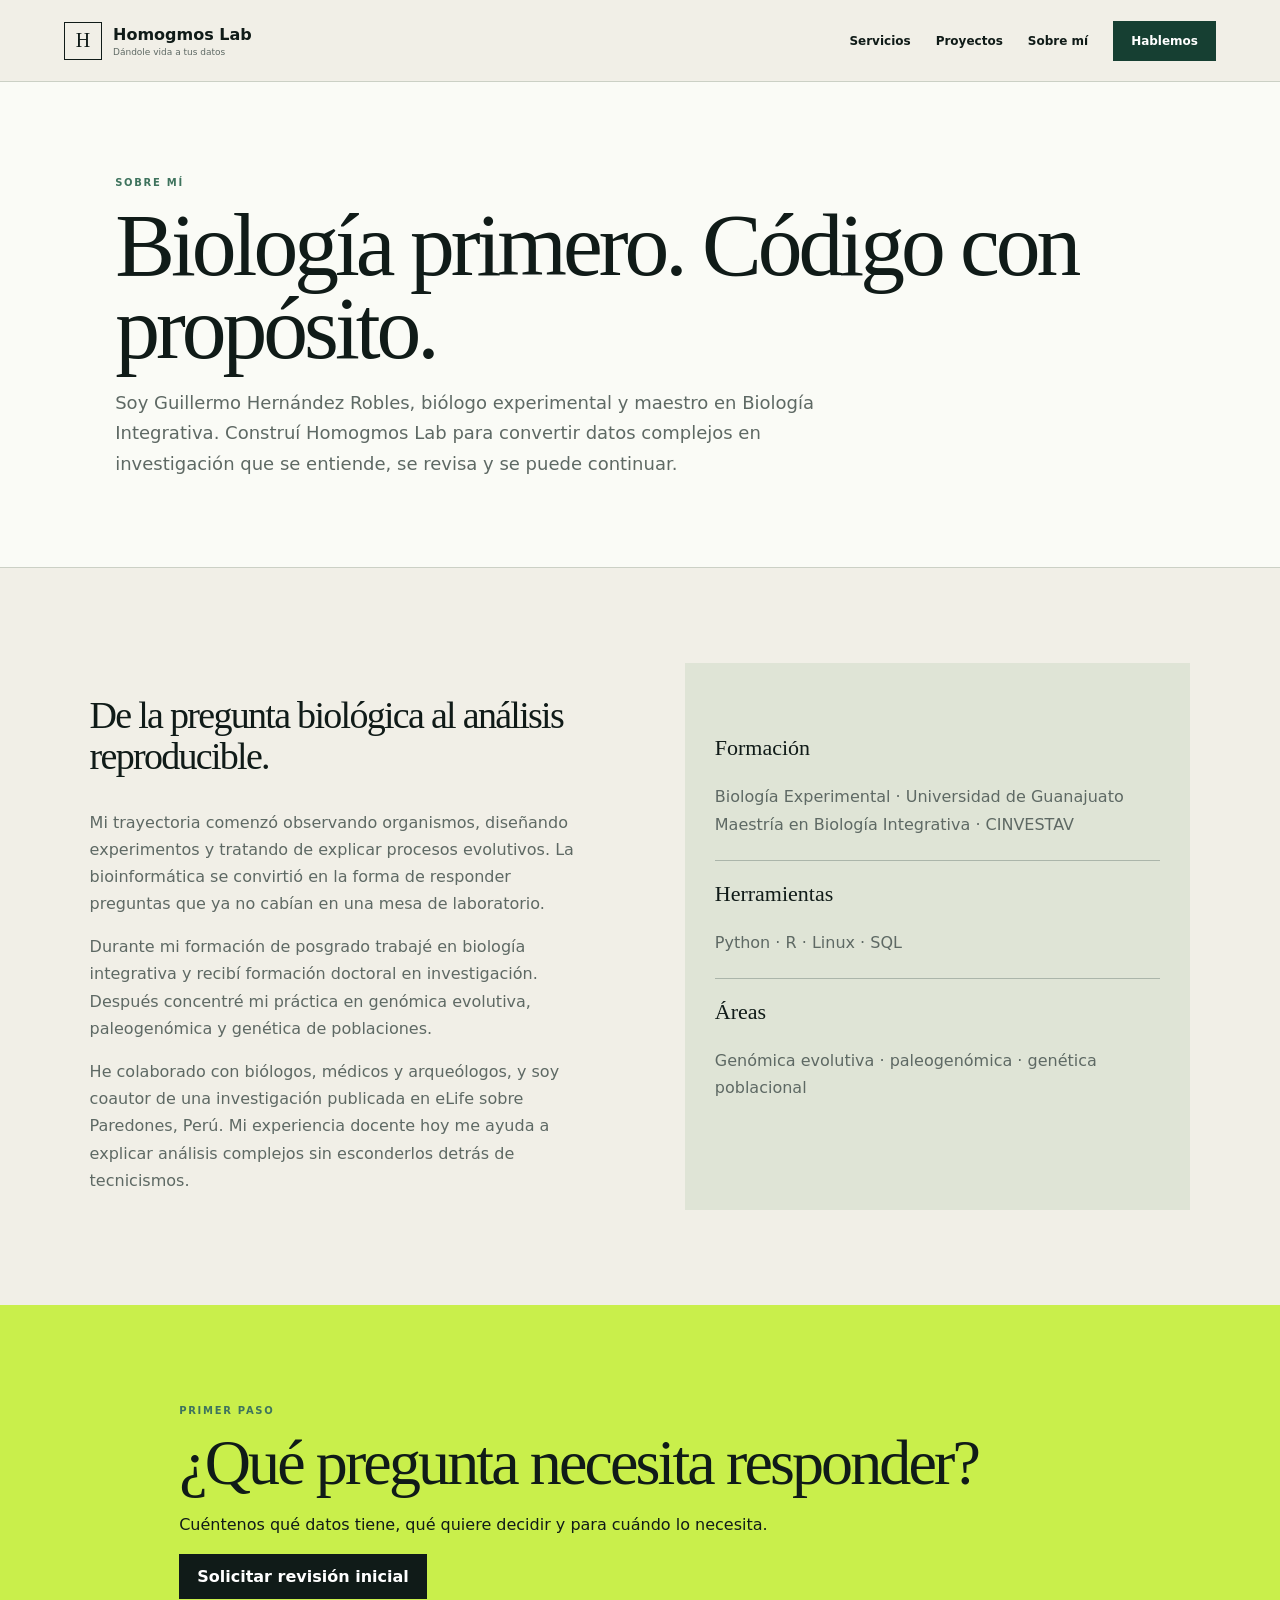
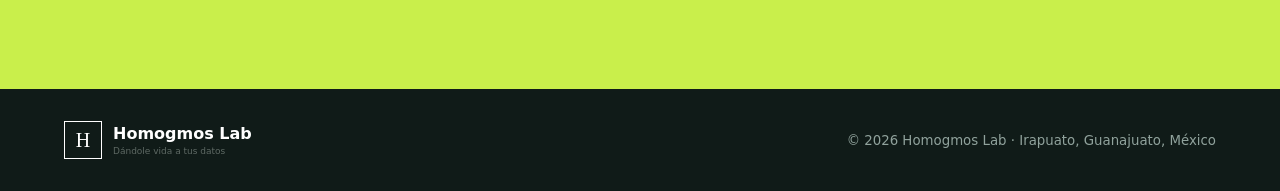
<file: sobre-mi/index.html>
<!doctype html><html lang="es"><head><meta charset="utf-8"><meta name="viewport" content="width=device-width,initial-scale=1"><meta name="description" content="Trayectoria de Guillermo Hernández Robles, fundador de Homogmos Lab."><meta name="theme-color" content="#163f32"><title>Sobre mí | Homogmos Lab</title><style>
:root{--cream:#f1efe7;--paper:#fafbf6;--ink:#101b18;--green:#163f32;--lime:#c9ef4b;--line:#cbd0c5;--muted:#5e6964;--sage:#dfe4d6}*{box-sizing:border-box}html{scroll-behavior:smooth}body{margin:0;background:var(--cream);color:var(--ink);font-family:Inter,system-ui,-apple-system,"Segoe UI",sans-serif}a{color:inherit;text-decoration:none}header{height:82px;padding:0 5vw;display:flex;align-items:center;justify-content:space-between;border-bottom:1px solid var(--line);background:var(--cream);position:sticky;top:0;z-index:10}.logo{display:flex;align-items:center;gap:11px}.logo i{display:grid;place-items:center;width:38px;height:38px;border:1px solid;font:normal 20px Georgia}.logo b,.logo small{display:block}.logo small{font-size:9px;color:var(--muted);margin-top:3px}nav{display:flex;align-items:center;gap:25px;font-size:12px;font-weight:700}.navcta,.button{display:inline-block;background:var(--green);color:white;padding:13px 18px;font-weight:800}.hero{min-height:650px;display:grid;grid-template-columns:1.2fr .8fr;align-items:center;padding:70px 7vw}.kicker{font-size:10px;letter-spacing:.17em;font-weight:850;color:#3e735d}.hero h1,.section h2,.manifesto h2,.story h2,.cta h2,.pagehero h1{font-family:Georgia,serif;font-weight:500;letter-spacing:-.045em}.hero h1{font-size:clamp(58px,7vw,105px);line-height:.88;margin:18px 0}.hero h1 em{color:var(--green);font-weight:400}.lead,.pagehero>p:not(.kicker){font-size:18px;line-height:1.7;color:var(--muted);max-width:720px}.orb{width:min(370px,38vw);aspect-ratio:1;border:1px solid #729080;border-radius:50%;display:grid;place-content:center;text-align:center;margin:auto}.orb b{font:29px Georgia}.orb span{color:#46725c;font-size:11px}.manifesto{padding:80px 14vw;background:var(--paper);text-align:center}.manifesto h2{font-size:clamp(35px,4.5vw,60px);line-height:1.08;margin:15px auto;max-width:1000px}.section{padding:95px 7vw}.section>h2{font-size:clamp(38px,4.5vw,62px);line-height:1.02;max-width:780px}.cards{display:grid;grid-template-columns:repeat(3,1fr);border-top:1px solid;border-left:1px solid var(--line);margin-top:45px}.card{min-height:320px;padding:25px;display:flex;flex-direction:column;border-right:1px solid var(--line);border-bottom:1px solid var(--line)}.card>span,.big-num{font:25px Georgia;color:#809086}.card h3{font:500 27px/1.08 Georgia;margin:10px 0 15px}.card>p:not(.kicker){font-size:13px;color:var(--muted);line-height:1.65}.card>b{margin-top:auto;padding-top:15px;border-top:1px solid var(--line);font-size:11px}.story{padding:90px 14vw;display:grid;grid-template-columns:240px 1fr;gap:65px;align-items:center;background:var(--paper)}.mono{aspect-ratio:4/5;background:var(--green);color:var(--lime);display:grid;place-items:center;font:38px Georgia}.story h2{font-size:44px}.story p{line-height:1.7;color:var(--muted)}.cta{padding:90px 14vw;background:var(--lime)}.cta h2{font-size:clamp(44px,5vw,70px);line-height:1;margin:15px 0}.cta>p:not(.kicker){line-height:1.7;max-width:700px}.button.dark{background:var(--ink)}footer{padding:32px 5vw;background:var(--ink);color:white;display:flex;justify-content:space-between;align-items:center;gap:25px}footer header{display:contents}footer nav{display:none}footer .logo i{border-color:white}footer small{color:#90a29c}.pagehero{padding:85px 9vw 70px;background:var(--paper);border-bottom:1px solid var(--line)}.pagehero h1{font-size:clamp(52px,7vw,92px);line-height:.93;max-width:1050px;margin:15px 0}.twocol,.detail{display:grid;grid-template-columns:1fr 1fr;gap:7vw}.twocol>div{padding:70px 7vw}.twocol>div:first-child{background:var(--sage)}.twocol h2,.detail h2{font:500 38px/1.08 Georgia}.twocol li,.detail li{padding:11px 0;border-top:1px solid var(--line)}.detail p,.detail li{color:var(--muted);line-height:1.7}.detail aside{background:var(--sage);padding:30px}.detail aside h3{font:500 22px Georgia;border-top:1px solid #abb5aa;padding-top:20px}.detail aside h3:first-child{border:0}.boundary{padding:25px;border-left:4px solid var(--lime);background:var(--paper)}.projects{display:grid;grid-template-columns:1fr 1fr;border-top:1px solid;border-left:1px solid var(--line)}.projects article{padding:30px;min-height:330px;border-right:1px solid var(--line);border-bottom:1px solid var(--line)}.projects article>span{font:25px Georgia;color:#809086}.projects h2{font-size:35px}.projects article>p:not(.kicker){color:var(--muted);line-height:1.7}
@media(max-width:850px){nav a:not(.navcta){display:none}.hero,.detail,.twocol{grid-template-columns:1fr}.orb{width:60vw;margin-top:50px}.cards{grid-template-columns:1fr 1fr}.story{padding:75px 7vw;grid-template-columns:200px 1fr}}
@media(max-width:560px){header{height:70px}.hero{padding:60px 6vw;min-height:auto}.hero h1{font-size:53px}.orb{width:82vw}.section{padding:70px 6vw}.cards,.projects{grid-template-columns:1fr}.story{grid-template-columns:1fr;padding:70px 6vw}.mono{width:190px}.cta,.pagehero{padding:70px 6vw}footer{align-items:flex-start;flex-direction:column}}
.home-screen{padding:90px 7vw 60px;text-align:center;background:var(--paper)}.home-screen h1{font:500 clamp(64px,9vw,132px)/.86 Georgia;margin:24px 0 12px;letter-spacing:-.055em}.home-screen h2{font:400 clamp(37px,5vw,68px)/.98 Georgia;color:var(--green);margin:0}.home-screen h2 em{font-weight:400}.home-screen>p:not(.kicker){max-width:680px;margin:30px auto 0;color:var(--muted);line-height:1.7}.option-screen{padding:0 7vw 95px;background:var(--paper)}.option-grid{display:grid;grid-template-columns:repeat(3,1fr);border-top:1px solid var(--ink);border-left:1px solid var(--line)}.option{min-height:230px;padding:24px;display:flex;flex-direction:column;border-right:1px solid var(--line);border-bottom:1px solid var(--line);transition:.2s}.option:hover{background:var(--cream);transform:translateY(-2px)}.option>span{font:23px Georgia;color:#809086}.option h3{font:500 24px/1.08 Georgia;margin:25px 0 10px}.option p{font-size:12px;line-height:1.6;color:var(--muted)}.option>b{font-size:10px;margin-top:auto;padding-top:13px;border-top:1px solid var(--line)}
@media(max-width:850px){.option-grid{grid-template-columns:1fr 1fr}}
@media(max-width:560px){.home-screen{padding:65px 6vw 45px}.home-screen h1{font-size:59px}.option-screen{padding:0 6vw 70px}.option-grid{grid-template-columns:1fr}.option{min-height:200px}}

.actions{display:flex;align-items:center;gap:24px}.textlink{font-size:13px;font-weight:800}.textlink span{color:#507a64;margin-left:7px}.proof{display:flex;gap:24px;margin-top:48px;font-size:10px;font-weight:800;letter-spacing:.08em;text-transform:uppercase}.proof span{border-left:2px solid var(--lime);padding-left:12px}
.data-life{width:min(460px,42vw);aspect-ratio:1;position:relative;margin:auto;border:1px solid #759183;border-radius:50%}.data-orbit{position:absolute;width:64%;aspect-ratio:1;left:50%;top:50%;transform:translate(-50%,-50%);border:1px solid #a5b3aa;border-radius:50%}.data-axis{position:absolute;left:50%;top:50%;background:#a5b3aa;transform:translate(-50%,-50%)}.axis-x{width:100%;height:1px}.axis-y{width:1px;height:100%}.data-seed{position:absolute;width:28%;aspect-ratio:1;left:50%;top:50%;transform:translate(-50%,-50%);border-radius:50%;background:var(--green);color:white;display:grid;place-items:center;font:24px Georgia;z-index:3}.leaf{position:absolute;transform:translate(-50%,-50%);z-index:4;background:var(--lime);border:1px solid var(--ink);padding:8px 11px;font-size:9px;font-weight:900;white-space:nowrap}.l1{top:0;left:50%}.l2{top:50%;left:100%}.l3{top:100%;left:50%}.l4{top:50%;left:0}
@media(max-width:850px){.data-life{width:65vw;margin-top:55px}}
@media(max-width:560px){.actions,.proof{align-items:flex-start;flex-direction:column}.proof{gap:9px;margin-top:35px}.data-life{width:82vw}}

</style></head><body><header><a class="logo" href="../index.html"><i>H</i><span><b>Homogmos Lab</b><small>Dándole vida a tus datos</small></span></a><nav><a href="../servicios/index.html">Servicios</a><a href="../proyectos/index.html">Proyectos</a><a href="../sobre-mi/index.html">Sobre mí</a><a class="navcta" href="../contacto/index.html">Hablemos</a></nav></header><main><section class="pagehero"><p class="kicker">SOBRE MÍ</p><h1>Biología primero. Código con propósito.</h1><p>Soy Guillermo Hernández Robles, biólogo experimental y maestro en Biología Integrativa. Construí Homogmos Lab para convertir datos complejos en investigación que se entiende, se revisa y se puede continuar.</p></section><section class="section detail"><div><h2>De la pregunta biológica al análisis reproducible.</h2><p>Mi trayectoria comenzó observando organismos, diseñando experimentos y tratando de explicar procesos evolutivos. La bioinformática se convirtió en la forma de responder preguntas que ya no cabían en una mesa de laboratorio.</p><p>Durante mi formación de posgrado trabajé en biología integrativa y recibí formación doctoral en investigación. Después concentré mi práctica en genómica evolutiva, paleogenómica y genética de poblaciones.</p><p>He colaborado con biólogos, médicos y arqueólogos, y soy coautor de una investigación publicada en eLife sobre Paredones, Perú. Mi experiencia docente hoy me ayuda a explicar análisis complejos sin esconderlos detrás de tecnicismos.</p></div><aside><h3>Formación</h3><p>Biología Experimental · Universidad de Guanajuato<br>Maestría en Biología Integrativa · CINVESTAV</p><h3>Herramientas</h3><p>Python · R · Linux · SQL</p><h3>Áreas</h3><p>Genómica evolutiva · paleogenómica · genética poblacional</p></aside></section><section class="cta"><p class="kicker">PRIMER PASO</p><h2>¿Qué pregunta necesita responder?</h2><p>Cuéntenos qué datos tiene, qué quiere decidir y para cuándo lo necesita.</p><a class="button dark" href="../contacto/index.html">Solicitar revisión inicial</a></section></main><footer><a class="logo" href="../index.html"><i>H</i><span><b>Homogmos Lab</b><small>Dándole vida a tus datos</small></span></a><nav><a href="../servicios/index.html">Servicios</a><a href="../proyectos/index.html">Proyectos</a><a href="../sobre-mi/index.html">Sobre mí</a><a class="navcta" href="../contacto/index.html">Hablemos</a></nav><small>© 2026 Homogmos Lab · Irapuato, Guanajuato, México</small></footer></body></html>
</file>
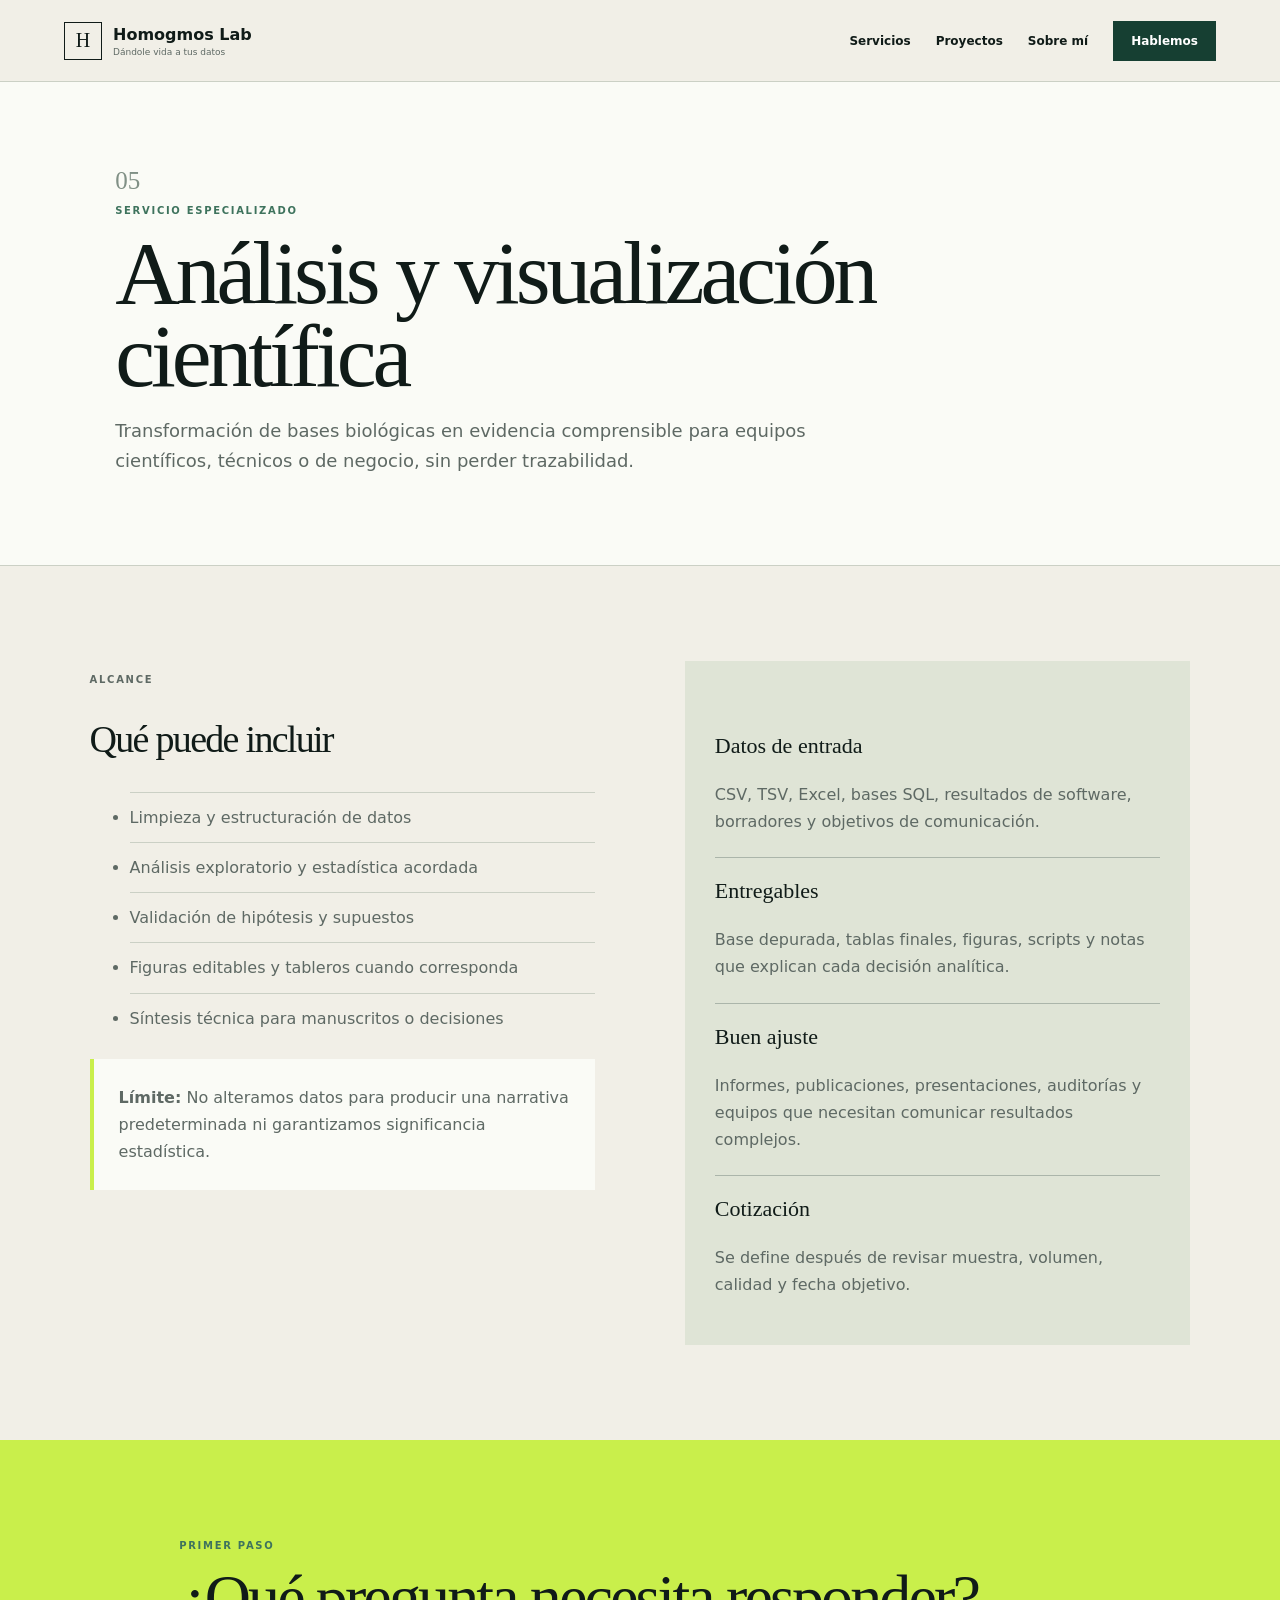
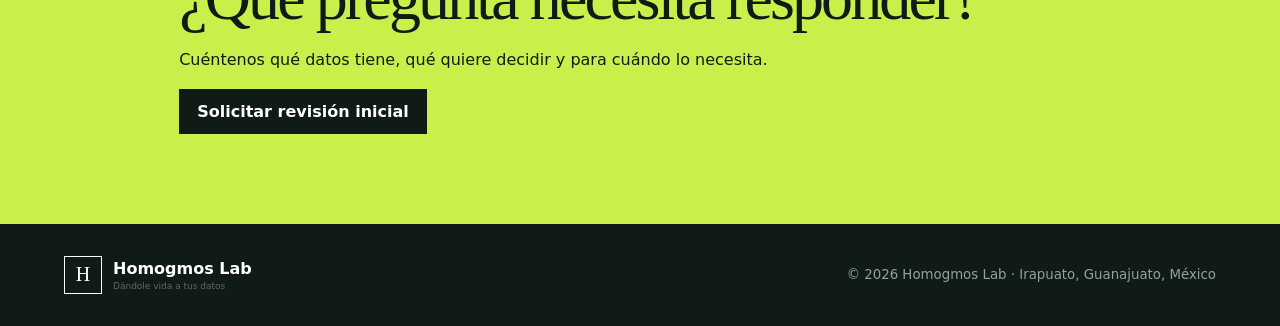
<file: servicios/analisis-visualizacion/index.html>
<!doctype html><html lang="es"><head><meta charset="utf-8"><meta name="viewport" content="width=device-width,initial-scale=1"><meta name="description" content="Estadística, figuras y síntesis para que los resultados sean claros, defendibles y reutilizables."><meta name="theme-color" content="#163f32"><title>Análisis y visualización científica | Homogmos Lab</title><style>
:root{--cream:#f1efe7;--paper:#fafbf6;--ink:#101b18;--green:#163f32;--lime:#c9ef4b;--line:#cbd0c5;--muted:#5e6964;--sage:#dfe4d6}*{box-sizing:border-box}html{scroll-behavior:smooth}body{margin:0;background:var(--cream);color:var(--ink);font-family:Inter,system-ui,-apple-system,"Segoe UI",sans-serif}a{color:inherit;text-decoration:none}header{height:82px;padding:0 5vw;display:flex;align-items:center;justify-content:space-between;border-bottom:1px solid var(--line);background:var(--cream);position:sticky;top:0;z-index:10}.logo{display:flex;align-items:center;gap:11px}.logo i{display:grid;place-items:center;width:38px;height:38px;border:1px solid;font:normal 20px Georgia}.logo b,.logo small{display:block}.logo small{font-size:9px;color:var(--muted);margin-top:3px}nav{display:flex;align-items:center;gap:25px;font-size:12px;font-weight:700}.navcta,.button{display:inline-block;background:var(--green);color:white;padding:13px 18px;font-weight:800}.hero{min-height:650px;display:grid;grid-template-columns:1.2fr .8fr;align-items:center;padding:70px 7vw}.kicker{font-size:10px;letter-spacing:.17em;font-weight:850;color:#3e735d}.hero h1,.section h2,.manifesto h2,.story h2,.cta h2,.pagehero h1{font-family:Georgia,serif;font-weight:500;letter-spacing:-.045em}.hero h1{font-size:clamp(58px,7vw,105px);line-height:.88;margin:18px 0}.hero h1 em{color:var(--green);font-weight:400}.lead,.pagehero>p:not(.kicker){font-size:18px;line-height:1.7;color:var(--muted);max-width:720px}.orb{width:min(370px,38vw);aspect-ratio:1;border:1px solid #729080;border-radius:50%;display:grid;place-content:center;text-align:center;margin:auto}.orb b{font:29px Georgia}.orb span{color:#46725c;font-size:11px}.manifesto{padding:80px 14vw;background:var(--paper);text-align:center}.manifesto h2{font-size:clamp(35px,4.5vw,60px);line-height:1.08;margin:15px auto;max-width:1000px}.section{padding:95px 7vw}.section>h2{font-size:clamp(38px,4.5vw,62px);line-height:1.02;max-width:780px}.cards{display:grid;grid-template-columns:repeat(3,1fr);border-top:1px solid;border-left:1px solid var(--line);margin-top:45px}.card{min-height:320px;padding:25px;display:flex;flex-direction:column;border-right:1px solid var(--line);border-bottom:1px solid var(--line)}.card>span,.big-num{font:25px Georgia;color:#809086}.card h3{font:500 27px/1.08 Georgia;margin:10px 0 15px}.card>p:not(.kicker){font-size:13px;color:var(--muted);line-height:1.65}.card>b{margin-top:auto;padding-top:15px;border-top:1px solid var(--line);font-size:11px}.story{padding:90px 14vw;display:grid;grid-template-columns:240px 1fr;gap:65px;align-items:center;background:var(--paper)}.mono{aspect-ratio:4/5;background:var(--green);color:var(--lime);display:grid;place-items:center;font:38px Georgia}.story h2{font-size:44px}.story p{line-height:1.7;color:var(--muted)}.cta{padding:90px 14vw;background:var(--lime)}.cta h2{font-size:clamp(44px,5vw,70px);line-height:1;margin:15px 0}.cta>p:not(.kicker){line-height:1.7;max-width:700px}.button.dark{background:var(--ink)}footer{padding:32px 5vw;background:var(--ink);color:white;display:flex;justify-content:space-between;align-items:center;gap:25px}footer header{display:contents}footer nav{display:none}footer .logo i{border-color:white}footer small{color:#90a29c}.pagehero{padding:85px 9vw 70px;background:var(--paper);border-bottom:1px solid var(--line)}.pagehero h1{font-size:clamp(52px,7vw,92px);line-height:.93;max-width:1050px;margin:15px 0}.twocol,.detail{display:grid;grid-template-columns:1fr 1fr;gap:7vw}.twocol>div{padding:70px 7vw}.twocol>div:first-child{background:var(--sage)}.twocol h2,.detail h2{font:500 38px/1.08 Georgia}.twocol li,.detail li{padding:11px 0;border-top:1px solid var(--line)}.detail p,.detail li{color:var(--muted);line-height:1.7}.detail aside{background:var(--sage);padding:30px}.detail aside h3{font:500 22px Georgia;border-top:1px solid #abb5aa;padding-top:20px}.detail aside h3:first-child{border:0}.boundary{padding:25px;border-left:4px solid var(--lime);background:var(--paper)}.projects{display:grid;grid-template-columns:1fr 1fr;border-top:1px solid;border-left:1px solid var(--line)}.projects article{padding:30px;min-height:330px;border-right:1px solid var(--line);border-bottom:1px solid var(--line)}.projects article>span{font:25px Georgia;color:#809086}.projects h2{font-size:35px}.projects article>p:not(.kicker){color:var(--muted);line-height:1.7}
@media(max-width:850px){nav a:not(.navcta){display:none}.hero,.detail,.twocol{grid-template-columns:1fr}.orb{width:60vw;margin-top:50px}.cards{grid-template-columns:1fr 1fr}.story{padding:75px 7vw;grid-template-columns:200px 1fr}}
@media(max-width:560px){header{height:70px}.hero{padding:60px 6vw;min-height:auto}.hero h1{font-size:53px}.orb{width:82vw}.section{padding:70px 6vw}.cards,.projects{grid-template-columns:1fr}.story{grid-template-columns:1fr;padding:70px 6vw}.mono{width:190px}.cta,.pagehero{padding:70px 6vw}footer{align-items:flex-start;flex-direction:column}}
.home-screen{padding:90px 7vw 60px;text-align:center;background:var(--paper)}.home-screen h1{font:500 clamp(64px,9vw,132px)/.86 Georgia;margin:24px 0 12px;letter-spacing:-.055em}.home-screen h2{font:400 clamp(37px,5vw,68px)/.98 Georgia;color:var(--green);margin:0}.home-screen h2 em{font-weight:400}.home-screen>p:not(.kicker){max-width:680px;margin:30px auto 0;color:var(--muted);line-height:1.7}.option-screen{padding:0 7vw 95px;background:var(--paper)}.option-grid{display:grid;grid-template-columns:repeat(3,1fr);border-top:1px solid var(--ink);border-left:1px solid var(--line)}.option{min-height:230px;padding:24px;display:flex;flex-direction:column;border-right:1px solid var(--line);border-bottom:1px solid var(--line);transition:.2s}.option:hover{background:var(--cream);transform:translateY(-2px)}.option>span{font:23px Georgia;color:#809086}.option h3{font:500 24px/1.08 Georgia;margin:25px 0 10px}.option p{font-size:12px;line-height:1.6;color:var(--muted)}.option>b{font-size:10px;margin-top:auto;padding-top:13px;border-top:1px solid var(--line)}
@media(max-width:850px){.option-grid{grid-template-columns:1fr 1fr}}
@media(max-width:560px){.home-screen{padding:65px 6vw 45px}.home-screen h1{font-size:59px}.option-screen{padding:0 6vw 70px}.option-grid{grid-template-columns:1fr}.option{min-height:200px}}

.actions{display:flex;align-items:center;gap:24px}.textlink{font-size:13px;font-weight:800}.textlink span{color:#507a64;margin-left:7px}.proof{display:flex;gap:24px;margin-top:48px;font-size:10px;font-weight:800;letter-spacing:.08em;text-transform:uppercase}.proof span{border-left:2px solid var(--lime);padding-left:12px}
.data-life{width:min(460px,42vw);aspect-ratio:1;position:relative;margin:auto;border:1px solid #759183;border-radius:50%}.data-orbit{position:absolute;width:64%;aspect-ratio:1;left:50%;top:50%;transform:translate(-50%,-50%);border:1px solid #a5b3aa;border-radius:50%}.data-axis{position:absolute;left:50%;top:50%;background:#a5b3aa;transform:translate(-50%,-50%)}.axis-x{width:100%;height:1px}.axis-y{width:1px;height:100%}.data-seed{position:absolute;width:28%;aspect-ratio:1;left:50%;top:50%;transform:translate(-50%,-50%);border-radius:50%;background:var(--green);color:white;display:grid;place-items:center;font:24px Georgia;z-index:3}.leaf{position:absolute;transform:translate(-50%,-50%);z-index:4;background:var(--lime);border:1px solid var(--ink);padding:8px 11px;font-size:9px;font-weight:900;white-space:nowrap}.l1{top:0;left:50%}.l2{top:50%;left:100%}.l3{top:100%;left:50%}.l4{top:50%;left:0}
@media(max-width:850px){.data-life{width:65vw;margin-top:55px}}
@media(max-width:560px){.actions,.proof{align-items:flex-start;flex-direction:column}.proof{gap:9px;margin-top:35px}.data-life{width:82vw}}

</style></head><body><header><a class="logo" href="../../index.html"><i>H</i><span><b>Homogmos Lab</b><small>Dándole vida a tus datos</small></span></a><nav><a href="../../servicios/index.html">Servicios</a><a href="../../proyectos/index.html">Proyectos</a><a href="../../sobre-mi/index.html">Sobre mí</a><a class="navcta" href="../../contacto/index.html">Hablemos</a></nav></header><main><section class="pagehero"><span class="big-num">05</span><p class="kicker">SERVICIO ESPECIALIZADO</p><h1>Análisis y visualización científica</h1><p>Transformación de bases biológicas en evidencia comprensible para equipos científicos, técnicos o de negocio, sin perder trazabilidad.</p></section><section class="section detail"><div><p class="kicker">ALCANCE</p><h2>Qué puede incluir</h2><ul><li>Limpieza y estructuración de datos</li><li>Análisis exploratorio y estadística acordada</li><li>Validación de hipótesis y supuestos</li><li>Figuras editables y tableros cuando corresponda</li><li>Síntesis técnica para manuscritos o decisiones</li></ul><p class="boundary"><b>Límite:</b> No alteramos datos para producir una narrativa predeterminada ni garantizamos significancia estadística.</p></div><aside><h3>Datos de entrada</h3><p>CSV, TSV, Excel, bases SQL, resultados de software, borradores y objetivos de comunicación.</p><h3>Entregables</h3><p>Base depurada, tablas finales, figuras, scripts y notas que explican cada decisión analítica.</p><h3>Buen ajuste</h3><p>Informes, publicaciones, presentaciones, auditorías y equipos que necesitan comunicar resultados complejos.</p><h3>Cotización</h3><p>Se define después de revisar muestra, volumen, calidad y fecha objetivo.</p></aside></section><section class="cta"><p class="kicker">PRIMER PASO</p><h2>¿Qué pregunta necesita responder?</h2><p>Cuéntenos qué datos tiene, qué quiere decidir y para cuándo lo necesita.</p><a class="button dark" href="../../contacto/index.html">Solicitar revisión inicial</a></section></main><footer><a class="logo" href="../../index.html"><i>H</i><span><b>Homogmos Lab</b><small>Dándole vida a tus datos</small></span></a><nav><a href="../../servicios/index.html">Servicios</a><a href="../../proyectos/index.html">Proyectos</a><a href="../../sobre-mi/index.html">Sobre mí</a><a class="navcta" href="../../contacto/index.html">Hablemos</a></nav><small>© 2026 Homogmos Lab · Irapuato, Guanajuato, México</small></footer></body></html>
</file>
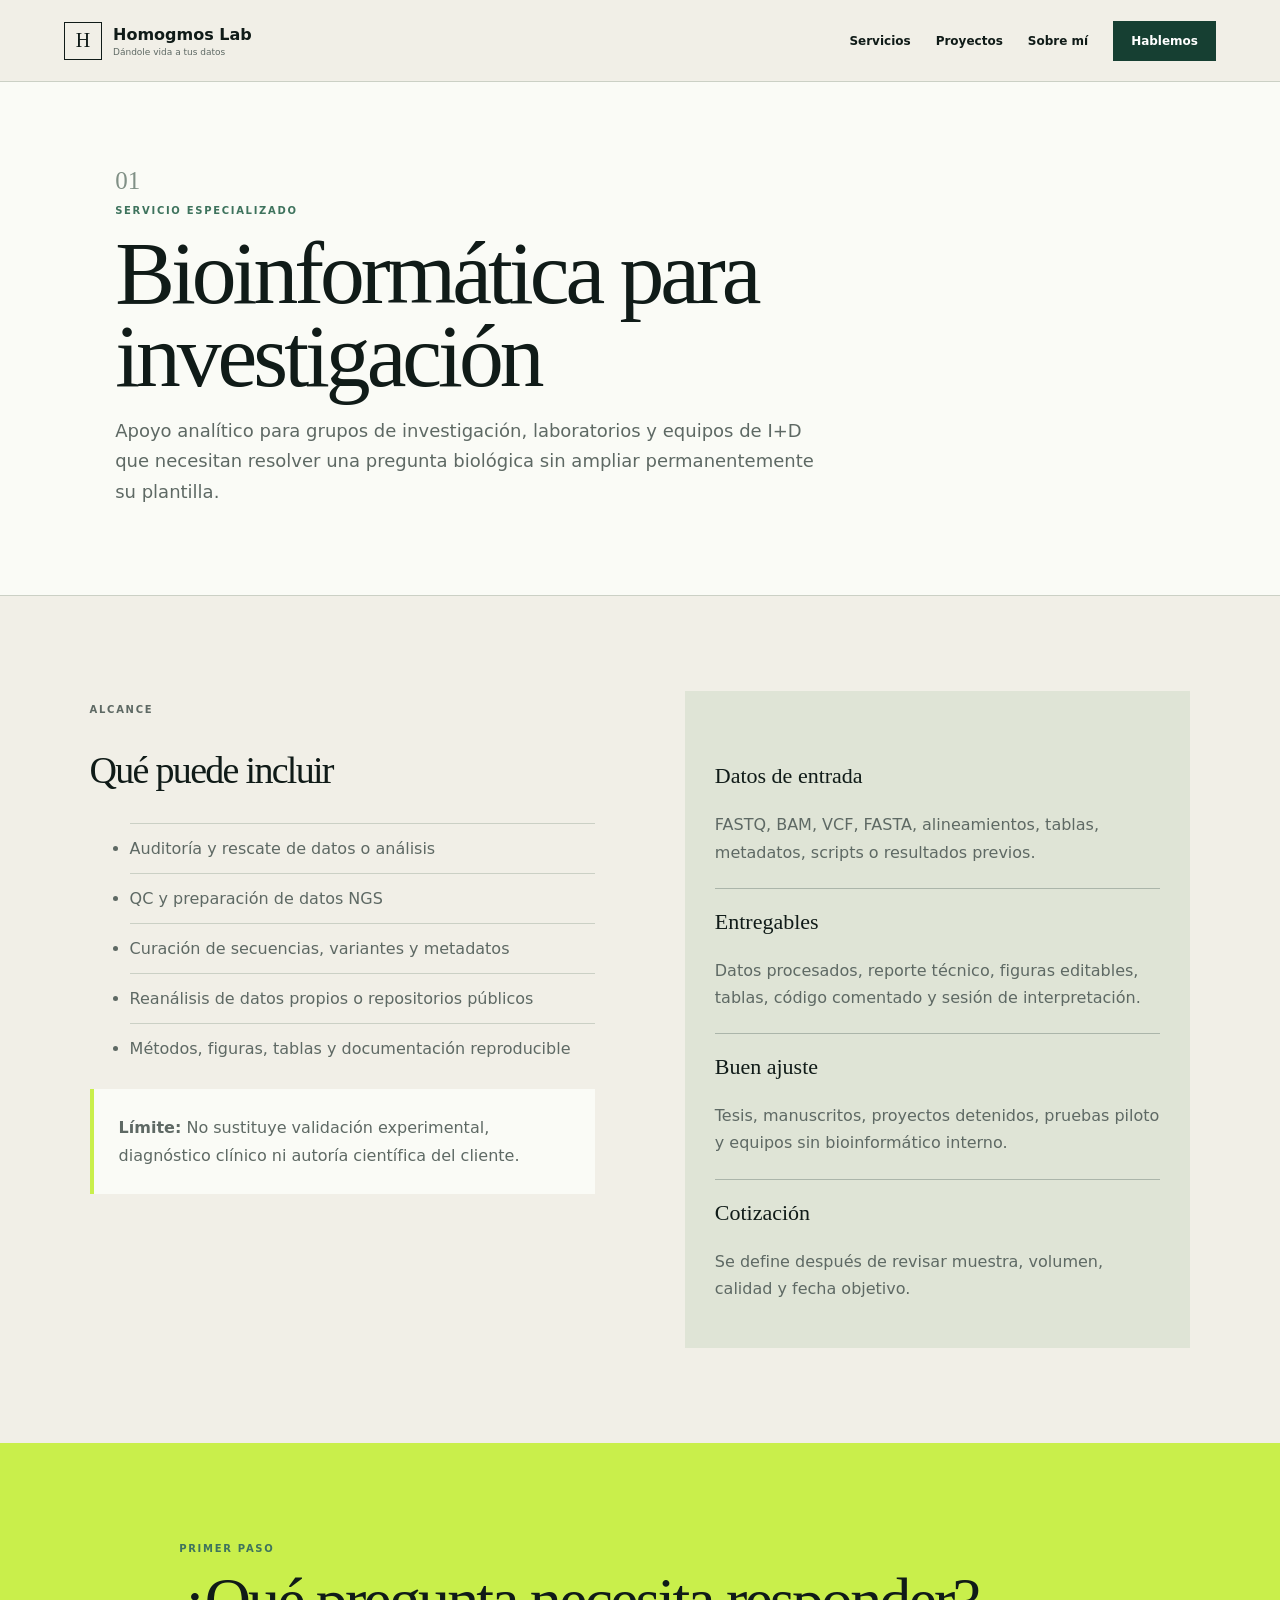
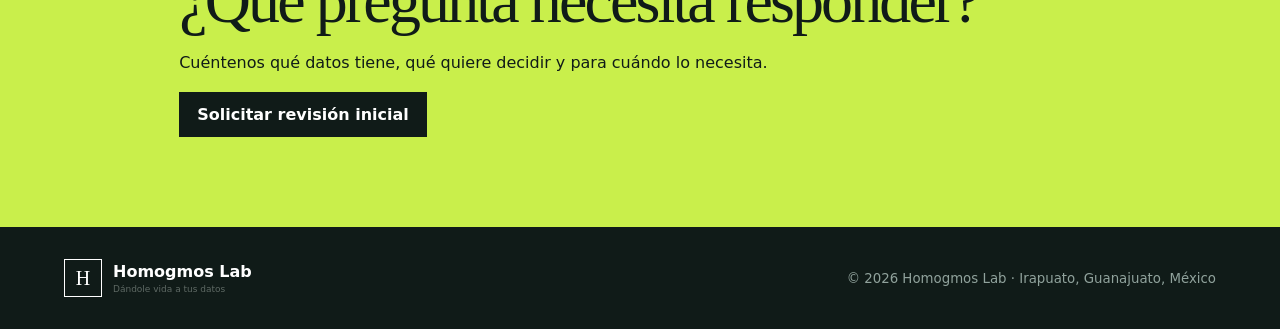
<file: servicios/bioinformatica-investigacion/index.html>
<!doctype html><html lang="es"><head><meta charset="utf-8"><meta name="viewport" content="width=device-width,initial-scale=1"><meta name="description" content="De datos biológicos dispersos a resultados reproducibles, interpretables y listos para comunicar."><meta name="theme-color" content="#163f32"><title>Bioinformática para investigación | Homogmos Lab</title><style>
:root{--cream:#f1efe7;--paper:#fafbf6;--ink:#101b18;--green:#163f32;--lime:#c9ef4b;--line:#cbd0c5;--muted:#5e6964;--sage:#dfe4d6}*{box-sizing:border-box}html{scroll-behavior:smooth}body{margin:0;background:var(--cream);color:var(--ink);font-family:Inter,system-ui,-apple-system,"Segoe UI",sans-serif}a{color:inherit;text-decoration:none}header{height:82px;padding:0 5vw;display:flex;align-items:center;justify-content:space-between;border-bottom:1px solid var(--line);background:var(--cream);position:sticky;top:0;z-index:10}.logo{display:flex;align-items:center;gap:11px}.logo i{display:grid;place-items:center;width:38px;height:38px;border:1px solid;font:normal 20px Georgia}.logo b,.logo small{display:block}.logo small{font-size:9px;color:var(--muted);margin-top:3px}nav{display:flex;align-items:center;gap:25px;font-size:12px;font-weight:700}.navcta,.button{display:inline-block;background:var(--green);color:white;padding:13px 18px;font-weight:800}.hero{min-height:650px;display:grid;grid-template-columns:1.2fr .8fr;align-items:center;padding:70px 7vw}.kicker{font-size:10px;letter-spacing:.17em;font-weight:850;color:#3e735d}.hero h1,.section h2,.manifesto h2,.story h2,.cta h2,.pagehero h1{font-family:Georgia,serif;font-weight:500;letter-spacing:-.045em}.hero h1{font-size:clamp(58px,7vw,105px);line-height:.88;margin:18px 0}.hero h1 em{color:var(--green);font-weight:400}.lead,.pagehero>p:not(.kicker){font-size:18px;line-height:1.7;color:var(--muted);max-width:720px}.orb{width:min(370px,38vw);aspect-ratio:1;border:1px solid #729080;border-radius:50%;display:grid;place-content:center;text-align:center;margin:auto}.orb b{font:29px Georgia}.orb span{color:#46725c;font-size:11px}.manifesto{padding:80px 14vw;background:var(--paper);text-align:center}.manifesto h2{font-size:clamp(35px,4.5vw,60px);line-height:1.08;margin:15px auto;max-width:1000px}.section{padding:95px 7vw}.section>h2{font-size:clamp(38px,4.5vw,62px);line-height:1.02;max-width:780px}.cards{display:grid;grid-template-columns:repeat(3,1fr);border-top:1px solid;border-left:1px solid var(--line);margin-top:45px}.card{min-height:320px;padding:25px;display:flex;flex-direction:column;border-right:1px solid var(--line);border-bottom:1px solid var(--line)}.card>span,.big-num{font:25px Georgia;color:#809086}.card h3{font:500 27px/1.08 Georgia;margin:10px 0 15px}.card>p:not(.kicker){font-size:13px;color:var(--muted);line-height:1.65}.card>b{margin-top:auto;padding-top:15px;border-top:1px solid var(--line);font-size:11px}.story{padding:90px 14vw;display:grid;grid-template-columns:240px 1fr;gap:65px;align-items:center;background:var(--paper)}.mono{aspect-ratio:4/5;background:var(--green);color:var(--lime);display:grid;place-items:center;font:38px Georgia}.story h2{font-size:44px}.story p{line-height:1.7;color:var(--muted)}.cta{padding:90px 14vw;background:var(--lime)}.cta h2{font-size:clamp(44px,5vw,70px);line-height:1;margin:15px 0}.cta>p:not(.kicker){line-height:1.7;max-width:700px}.button.dark{background:var(--ink)}footer{padding:32px 5vw;background:var(--ink);color:white;display:flex;justify-content:space-between;align-items:center;gap:25px}footer header{display:contents}footer nav{display:none}footer .logo i{border-color:white}footer small{color:#90a29c}.pagehero{padding:85px 9vw 70px;background:var(--paper);border-bottom:1px solid var(--line)}.pagehero h1{font-size:clamp(52px,7vw,92px);line-height:.93;max-width:1050px;margin:15px 0}.twocol,.detail{display:grid;grid-template-columns:1fr 1fr;gap:7vw}.twocol>div{padding:70px 7vw}.twocol>div:first-child{background:var(--sage)}.twocol h2,.detail h2{font:500 38px/1.08 Georgia}.twocol li,.detail li{padding:11px 0;border-top:1px solid var(--line)}.detail p,.detail li{color:var(--muted);line-height:1.7}.detail aside{background:var(--sage);padding:30px}.detail aside h3{font:500 22px Georgia;border-top:1px solid #abb5aa;padding-top:20px}.detail aside h3:first-child{border:0}.boundary{padding:25px;border-left:4px solid var(--lime);background:var(--paper)}.projects{display:grid;grid-template-columns:1fr 1fr;border-top:1px solid;border-left:1px solid var(--line)}.projects article{padding:30px;min-height:330px;border-right:1px solid var(--line);border-bottom:1px solid var(--line)}.projects article>span{font:25px Georgia;color:#809086}.projects h2{font-size:35px}.projects article>p:not(.kicker){color:var(--muted);line-height:1.7}
@media(max-width:850px){nav a:not(.navcta){display:none}.hero,.detail,.twocol{grid-template-columns:1fr}.orb{width:60vw;margin-top:50px}.cards{grid-template-columns:1fr 1fr}.story{padding:75px 7vw;grid-template-columns:200px 1fr}}
@media(max-width:560px){header{height:70px}.hero{padding:60px 6vw;min-height:auto}.hero h1{font-size:53px}.orb{width:82vw}.section{padding:70px 6vw}.cards,.projects{grid-template-columns:1fr}.story{grid-template-columns:1fr;padding:70px 6vw}.mono{width:190px}.cta,.pagehero{padding:70px 6vw}footer{align-items:flex-start;flex-direction:column}}
.home-screen{padding:90px 7vw 60px;text-align:center;background:var(--paper)}.home-screen h1{font:500 clamp(64px,9vw,132px)/.86 Georgia;margin:24px 0 12px;letter-spacing:-.055em}.home-screen h2{font:400 clamp(37px,5vw,68px)/.98 Georgia;color:var(--green);margin:0}.home-screen h2 em{font-weight:400}.home-screen>p:not(.kicker){max-width:680px;margin:30px auto 0;color:var(--muted);line-height:1.7}.option-screen{padding:0 7vw 95px;background:var(--paper)}.option-grid{display:grid;grid-template-columns:repeat(3,1fr);border-top:1px solid var(--ink);border-left:1px solid var(--line)}.option{min-height:230px;padding:24px;display:flex;flex-direction:column;border-right:1px solid var(--line);border-bottom:1px solid var(--line);transition:.2s}.option:hover{background:var(--cream);transform:translateY(-2px)}.option>span{font:23px Georgia;color:#809086}.option h3{font:500 24px/1.08 Georgia;margin:25px 0 10px}.option p{font-size:12px;line-height:1.6;color:var(--muted)}.option>b{font-size:10px;margin-top:auto;padding-top:13px;border-top:1px solid var(--line)}
@media(max-width:850px){.option-grid{grid-template-columns:1fr 1fr}}
@media(max-width:560px){.home-screen{padding:65px 6vw 45px}.home-screen h1{font-size:59px}.option-screen{padding:0 6vw 70px}.option-grid{grid-template-columns:1fr}.option{min-height:200px}}

.actions{display:flex;align-items:center;gap:24px}.textlink{font-size:13px;font-weight:800}.textlink span{color:#507a64;margin-left:7px}.proof{display:flex;gap:24px;margin-top:48px;font-size:10px;font-weight:800;letter-spacing:.08em;text-transform:uppercase}.proof span{border-left:2px solid var(--lime);padding-left:12px}
.data-life{width:min(460px,42vw);aspect-ratio:1;position:relative;margin:auto;border:1px solid #759183;border-radius:50%}.data-orbit{position:absolute;width:64%;aspect-ratio:1;left:50%;top:50%;transform:translate(-50%,-50%);border:1px solid #a5b3aa;border-radius:50%}.data-axis{position:absolute;left:50%;top:50%;background:#a5b3aa;transform:translate(-50%,-50%)}.axis-x{width:100%;height:1px}.axis-y{width:1px;height:100%}.data-seed{position:absolute;width:28%;aspect-ratio:1;left:50%;top:50%;transform:translate(-50%,-50%);border-radius:50%;background:var(--green);color:white;display:grid;place-items:center;font:24px Georgia;z-index:3}.leaf{position:absolute;transform:translate(-50%,-50%);z-index:4;background:var(--lime);border:1px solid var(--ink);padding:8px 11px;font-size:9px;font-weight:900;white-space:nowrap}.l1{top:0;left:50%}.l2{top:50%;left:100%}.l3{top:100%;left:50%}.l4{top:50%;left:0}
@media(max-width:850px){.data-life{width:65vw;margin-top:55px}}
@media(max-width:560px){.actions,.proof{align-items:flex-start;flex-direction:column}.proof{gap:9px;margin-top:35px}.data-life{width:82vw}}

</style></head><body><header><a class="logo" href="../../index.html"><i>H</i><span><b>Homogmos Lab</b><small>Dándole vida a tus datos</small></span></a><nav><a href="../../servicios/index.html">Servicios</a><a href="../../proyectos/index.html">Proyectos</a><a href="../../sobre-mi/index.html">Sobre mí</a><a class="navcta" href="../../contacto/index.html">Hablemos</a></nav></header><main><section class="pagehero"><span class="big-num">01</span><p class="kicker">SERVICIO ESPECIALIZADO</p><h1>Bioinformática para investigación</h1><p>Apoyo analítico para grupos de investigación, laboratorios y equipos de I+D que necesitan resolver una pregunta biológica sin ampliar permanentemente su plantilla.</p></section><section class="section detail"><div><p class="kicker">ALCANCE</p><h2>Qué puede incluir</h2><ul><li>Auditoría y rescate de datos o análisis</li><li>QC y preparación de datos NGS</li><li>Curación de secuencias, variantes y metadatos</li><li>Reanálisis de datos propios o repositorios públicos</li><li>Métodos, figuras, tablas y documentación reproducible</li></ul><p class="boundary"><b>Límite:</b> No sustituye validación experimental, diagnóstico clínico ni autoría científica del cliente.</p></div><aside><h3>Datos de entrada</h3><p>FASTQ, BAM, VCF, FASTA, alineamientos, tablas, metadatos, scripts o resultados previos.</p><h3>Entregables</h3><p>Datos procesados, reporte técnico, figuras editables, tablas, código comentado y sesión de interpretación.</p><h3>Buen ajuste</h3><p>Tesis, manuscritos, proyectos detenidos, pruebas piloto y equipos sin bioinformático interno.</p><h3>Cotización</h3><p>Se define después de revisar muestra, volumen, calidad y fecha objetivo.</p></aside></section><section class="cta"><p class="kicker">PRIMER PASO</p><h2>¿Qué pregunta necesita responder?</h2><p>Cuéntenos qué datos tiene, qué quiere decidir y para cuándo lo necesita.</p><a class="button dark" href="../../contacto/index.html">Solicitar revisión inicial</a></section></main><footer><a class="logo" href="../../index.html"><i>H</i><span><b>Homogmos Lab</b><small>Dándole vida a tus datos</small></span></a><nav><a href="../../servicios/index.html">Servicios</a><a href="../../proyectos/index.html">Proyectos</a><a href="../../sobre-mi/index.html">Sobre mí</a><a class="navcta" href="../../contacto/index.html">Hablemos</a></nav><small>© 2026 Homogmos Lab · Irapuato, Guanajuato, México</small></footer></body></html>
</file>
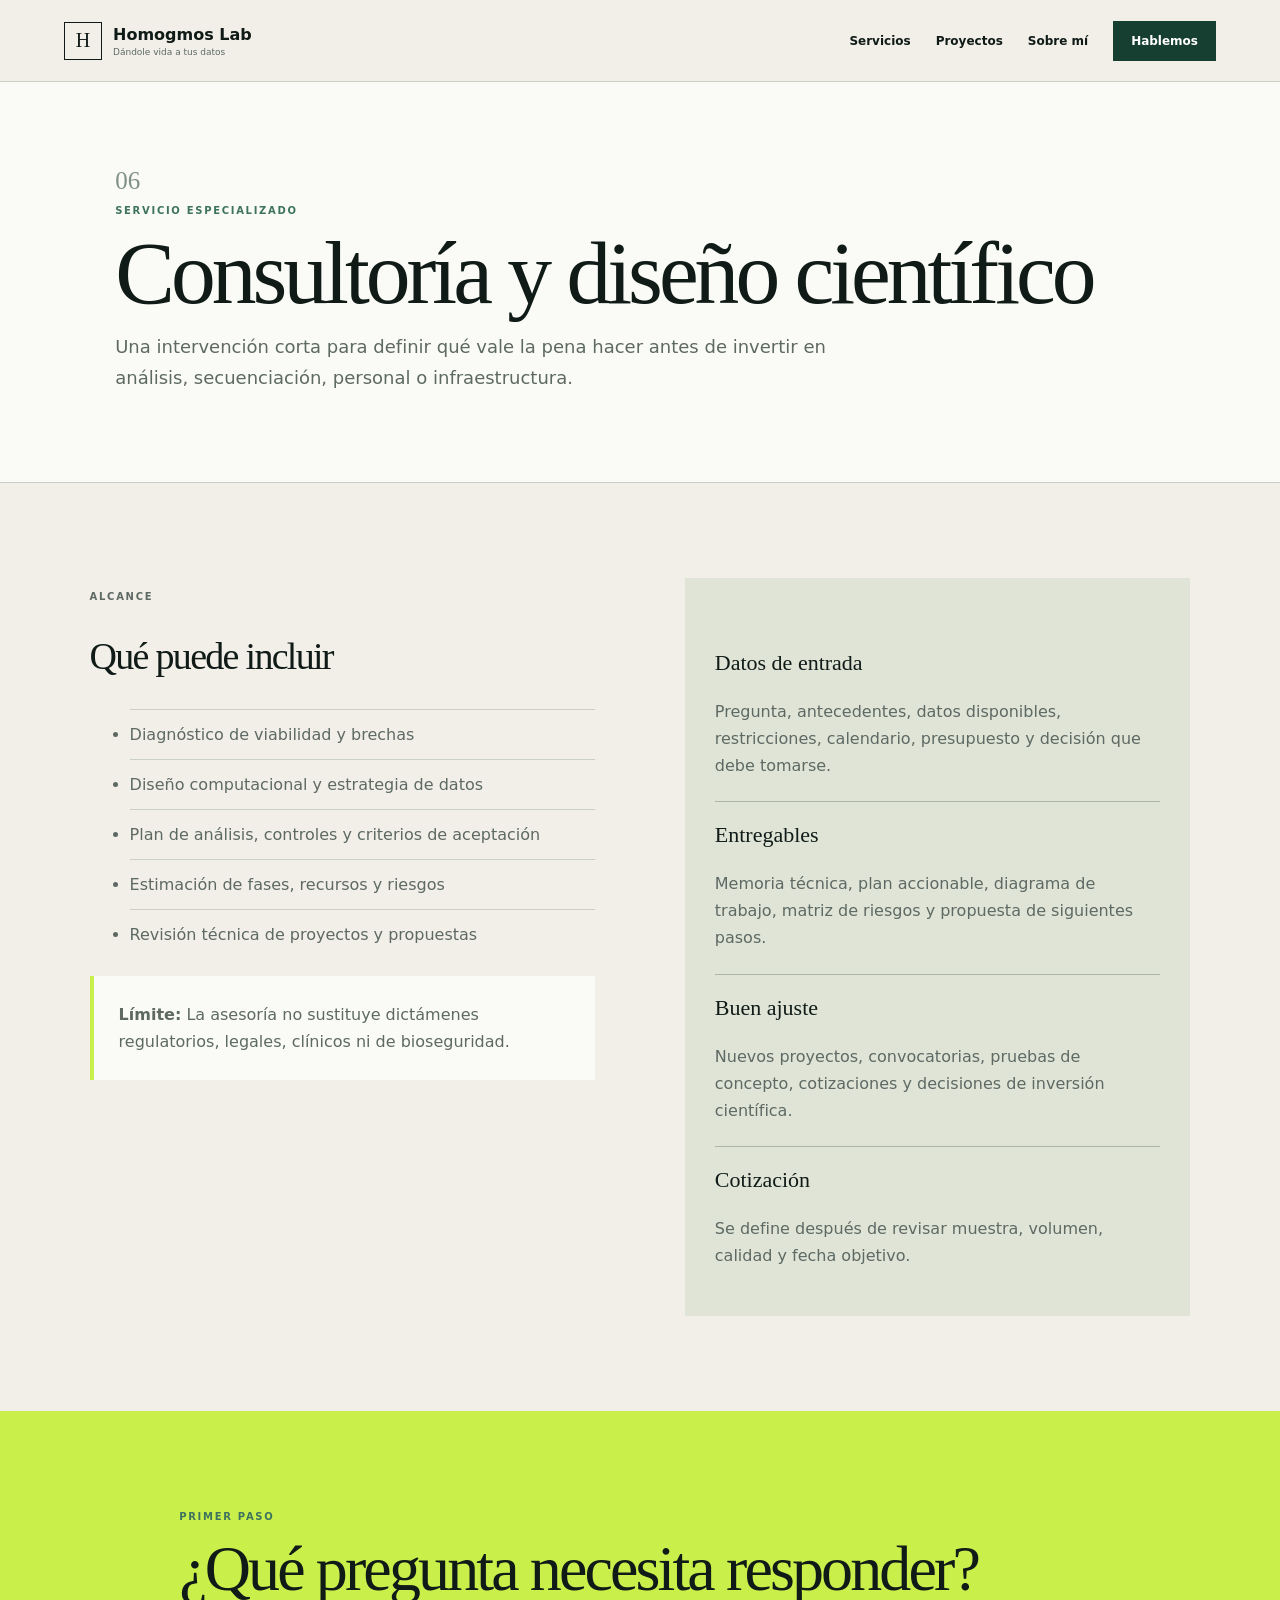
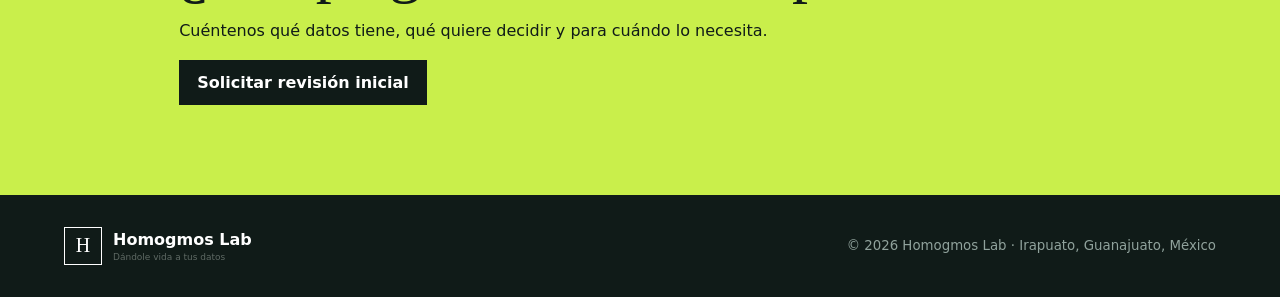
<file: servicios/consultoria-cientifica/index.html>
<!doctype html><html lang="es"><head><meta charset="utf-8"><meta name="viewport" content="width=device-width,initial-scale=1"><meta name="description" content="Preguntas amplias convertidas en proyectos ejecutables, con datos, riesgos, actividades y criterios de éxito."><meta name="theme-color" content="#163f32"><title>Consultoría y diseño científico | Homogmos Lab</title><style>
:root{--cream:#f1efe7;--paper:#fafbf6;--ink:#101b18;--green:#163f32;--lime:#c9ef4b;--line:#cbd0c5;--muted:#5e6964;--sage:#dfe4d6}*{box-sizing:border-box}html{scroll-behavior:smooth}body{margin:0;background:var(--cream);color:var(--ink);font-family:Inter,system-ui,-apple-system,"Segoe UI",sans-serif}a{color:inherit;text-decoration:none}header{height:82px;padding:0 5vw;display:flex;align-items:center;justify-content:space-between;border-bottom:1px solid var(--line);background:var(--cream);position:sticky;top:0;z-index:10}.logo{display:flex;align-items:center;gap:11px}.logo i{display:grid;place-items:center;width:38px;height:38px;border:1px solid;font:normal 20px Georgia}.logo b,.logo small{display:block}.logo small{font-size:9px;color:var(--muted);margin-top:3px}nav{display:flex;align-items:center;gap:25px;font-size:12px;font-weight:700}.navcta,.button{display:inline-block;background:var(--green);color:white;padding:13px 18px;font-weight:800}.hero{min-height:650px;display:grid;grid-template-columns:1.2fr .8fr;align-items:center;padding:70px 7vw}.kicker{font-size:10px;letter-spacing:.17em;font-weight:850;color:#3e735d}.hero h1,.section h2,.manifesto h2,.story h2,.cta h2,.pagehero h1{font-family:Georgia,serif;font-weight:500;letter-spacing:-.045em}.hero h1{font-size:clamp(58px,7vw,105px);line-height:.88;margin:18px 0}.hero h1 em{color:var(--green);font-weight:400}.lead,.pagehero>p:not(.kicker){font-size:18px;line-height:1.7;color:var(--muted);max-width:720px}.orb{width:min(370px,38vw);aspect-ratio:1;border:1px solid #729080;border-radius:50%;display:grid;place-content:center;text-align:center;margin:auto}.orb b{font:29px Georgia}.orb span{color:#46725c;font-size:11px}.manifesto{padding:80px 14vw;background:var(--paper);text-align:center}.manifesto h2{font-size:clamp(35px,4.5vw,60px);line-height:1.08;margin:15px auto;max-width:1000px}.section{padding:95px 7vw}.section>h2{font-size:clamp(38px,4.5vw,62px);line-height:1.02;max-width:780px}.cards{display:grid;grid-template-columns:repeat(3,1fr);border-top:1px solid;border-left:1px solid var(--line);margin-top:45px}.card{min-height:320px;padding:25px;display:flex;flex-direction:column;border-right:1px solid var(--line);border-bottom:1px solid var(--line)}.card>span,.big-num{font:25px Georgia;color:#809086}.card h3{font:500 27px/1.08 Georgia;margin:10px 0 15px}.card>p:not(.kicker){font-size:13px;color:var(--muted);line-height:1.65}.card>b{margin-top:auto;padding-top:15px;border-top:1px solid var(--line);font-size:11px}.story{padding:90px 14vw;display:grid;grid-template-columns:240px 1fr;gap:65px;align-items:center;background:var(--paper)}.mono{aspect-ratio:4/5;background:var(--green);color:var(--lime);display:grid;place-items:center;font:38px Georgia}.story h2{font-size:44px}.story p{line-height:1.7;color:var(--muted)}.cta{padding:90px 14vw;background:var(--lime)}.cta h2{font-size:clamp(44px,5vw,70px);line-height:1;margin:15px 0}.cta>p:not(.kicker){line-height:1.7;max-width:700px}.button.dark{background:var(--ink)}footer{padding:32px 5vw;background:var(--ink);color:white;display:flex;justify-content:space-between;align-items:center;gap:25px}footer header{display:contents}footer nav{display:none}footer .logo i{border-color:white}footer small{color:#90a29c}.pagehero{padding:85px 9vw 70px;background:var(--paper);border-bottom:1px solid var(--line)}.pagehero h1{font-size:clamp(52px,7vw,92px);line-height:.93;max-width:1050px;margin:15px 0}.twocol,.detail{display:grid;grid-template-columns:1fr 1fr;gap:7vw}.twocol>div{padding:70px 7vw}.twocol>div:first-child{background:var(--sage)}.twocol h2,.detail h2{font:500 38px/1.08 Georgia}.twocol li,.detail li{padding:11px 0;border-top:1px solid var(--line)}.detail p,.detail li{color:var(--muted);line-height:1.7}.detail aside{background:var(--sage);padding:30px}.detail aside h3{font:500 22px Georgia;border-top:1px solid #abb5aa;padding-top:20px}.detail aside h3:first-child{border:0}.boundary{padding:25px;border-left:4px solid var(--lime);background:var(--paper)}.projects{display:grid;grid-template-columns:1fr 1fr;border-top:1px solid;border-left:1px solid var(--line)}.projects article{padding:30px;min-height:330px;border-right:1px solid var(--line);border-bottom:1px solid var(--line)}.projects article>span{font:25px Georgia;color:#809086}.projects h2{font-size:35px}.projects article>p:not(.kicker){color:var(--muted);line-height:1.7}
@media(max-width:850px){nav a:not(.navcta){display:none}.hero,.detail,.twocol{grid-template-columns:1fr}.orb{width:60vw;margin-top:50px}.cards{grid-template-columns:1fr 1fr}.story{padding:75px 7vw;grid-template-columns:200px 1fr}}
@media(max-width:560px){header{height:70px}.hero{padding:60px 6vw;min-height:auto}.hero h1{font-size:53px}.orb{width:82vw}.section{padding:70px 6vw}.cards,.projects{grid-template-columns:1fr}.story{grid-template-columns:1fr;padding:70px 6vw}.mono{width:190px}.cta,.pagehero{padding:70px 6vw}footer{align-items:flex-start;flex-direction:column}}
.home-screen{padding:90px 7vw 60px;text-align:center;background:var(--paper)}.home-screen h1{font:500 clamp(64px,9vw,132px)/.86 Georgia;margin:24px 0 12px;letter-spacing:-.055em}.home-screen h2{font:400 clamp(37px,5vw,68px)/.98 Georgia;color:var(--green);margin:0}.home-screen h2 em{font-weight:400}.home-screen>p:not(.kicker){max-width:680px;margin:30px auto 0;color:var(--muted);line-height:1.7}.option-screen{padding:0 7vw 95px;background:var(--paper)}.option-grid{display:grid;grid-template-columns:repeat(3,1fr);border-top:1px solid var(--ink);border-left:1px solid var(--line)}.option{min-height:230px;padding:24px;display:flex;flex-direction:column;border-right:1px solid var(--line);border-bottom:1px solid var(--line);transition:.2s}.option:hover{background:var(--cream);transform:translateY(-2px)}.option>span{font:23px Georgia;color:#809086}.option h3{font:500 24px/1.08 Georgia;margin:25px 0 10px}.option p{font-size:12px;line-height:1.6;color:var(--muted)}.option>b{font-size:10px;margin-top:auto;padding-top:13px;border-top:1px solid var(--line)}
@media(max-width:850px){.option-grid{grid-template-columns:1fr 1fr}}
@media(max-width:560px){.home-screen{padding:65px 6vw 45px}.home-screen h1{font-size:59px}.option-screen{padding:0 6vw 70px}.option-grid{grid-template-columns:1fr}.option{min-height:200px}}

.actions{display:flex;align-items:center;gap:24px}.textlink{font-size:13px;font-weight:800}.textlink span{color:#507a64;margin-left:7px}.proof{display:flex;gap:24px;margin-top:48px;font-size:10px;font-weight:800;letter-spacing:.08em;text-transform:uppercase}.proof span{border-left:2px solid var(--lime);padding-left:12px}
.data-life{width:min(460px,42vw);aspect-ratio:1;position:relative;margin:auto;border:1px solid #759183;border-radius:50%}.data-orbit{position:absolute;width:64%;aspect-ratio:1;left:50%;top:50%;transform:translate(-50%,-50%);border:1px solid #a5b3aa;border-radius:50%}.data-axis{position:absolute;left:50%;top:50%;background:#a5b3aa;transform:translate(-50%,-50%)}.axis-x{width:100%;height:1px}.axis-y{width:1px;height:100%}.data-seed{position:absolute;width:28%;aspect-ratio:1;left:50%;top:50%;transform:translate(-50%,-50%);border-radius:50%;background:var(--green);color:white;display:grid;place-items:center;font:24px Georgia;z-index:3}.leaf{position:absolute;transform:translate(-50%,-50%);z-index:4;background:var(--lime);border:1px solid var(--ink);padding:8px 11px;font-size:9px;font-weight:900;white-space:nowrap}.l1{top:0;left:50%}.l2{top:50%;left:100%}.l3{top:100%;left:50%}.l4{top:50%;left:0}
@media(max-width:850px){.data-life{width:65vw;margin-top:55px}}
@media(max-width:560px){.actions,.proof{align-items:flex-start;flex-direction:column}.proof{gap:9px;margin-top:35px}.data-life{width:82vw}}

</style></head><body><header><a class="logo" href="../../index.html"><i>H</i><span><b>Homogmos Lab</b><small>Dándole vida a tus datos</small></span></a><nav><a href="../../servicios/index.html">Servicios</a><a href="../../proyectos/index.html">Proyectos</a><a href="../../sobre-mi/index.html">Sobre mí</a><a class="navcta" href="../../contacto/index.html">Hablemos</a></nav></header><main><section class="pagehero"><span class="big-num">06</span><p class="kicker">SERVICIO ESPECIALIZADO</p><h1>Consultoría y diseño científico</h1><p>Una intervención corta para definir qué vale la pena hacer antes de invertir en análisis, secuenciación, personal o infraestructura.</p></section><section class="section detail"><div><p class="kicker">ALCANCE</p><h2>Qué puede incluir</h2><ul><li>Diagnóstico de viabilidad y brechas</li><li>Diseño computacional y estrategia de datos</li><li>Plan de análisis, controles y criterios de aceptación</li><li>Estimación de fases, recursos y riesgos</li><li>Revisión técnica de proyectos y propuestas</li></ul><p class="boundary"><b>Límite:</b> La asesoría no sustituye dictámenes regulatorios, legales, clínicos ni de bioseguridad.</p></div><aside><h3>Datos de entrada</h3><p>Pregunta, antecedentes, datos disponibles, restricciones, calendario, presupuesto y decisión que debe tomarse.</p><h3>Entregables</h3><p>Memoria técnica, plan accionable, diagrama de trabajo, matriz de riesgos y propuesta de siguientes pasos.</p><h3>Buen ajuste</h3><p>Nuevos proyectos, convocatorias, pruebas de concepto, cotizaciones y decisiones de inversión científica.</p><h3>Cotización</h3><p>Se define después de revisar muestra, volumen, calidad y fecha objetivo.</p></aside></section><section class="cta"><p class="kicker">PRIMER PASO</p><h2>¿Qué pregunta necesita responder?</h2><p>Cuéntenos qué datos tiene, qué quiere decidir y para cuándo lo necesita.</p><a class="button dark" href="../../contacto/index.html">Solicitar revisión inicial</a></section></main><footer><a class="logo" href="../../index.html"><i>H</i><span><b>Homogmos Lab</b><small>Dándole vida a tus datos</small></span></a><nav><a href="../../servicios/index.html">Servicios</a><a href="../../proyectos/index.html">Proyectos</a><a href="../../sobre-mi/index.html">Sobre mí</a><a class="navcta" href="../../contacto/index.html">Hablemos</a></nav><small>© 2026 Homogmos Lab · Irapuato, Guanajuato, México</small></footer></body></html>
</file>
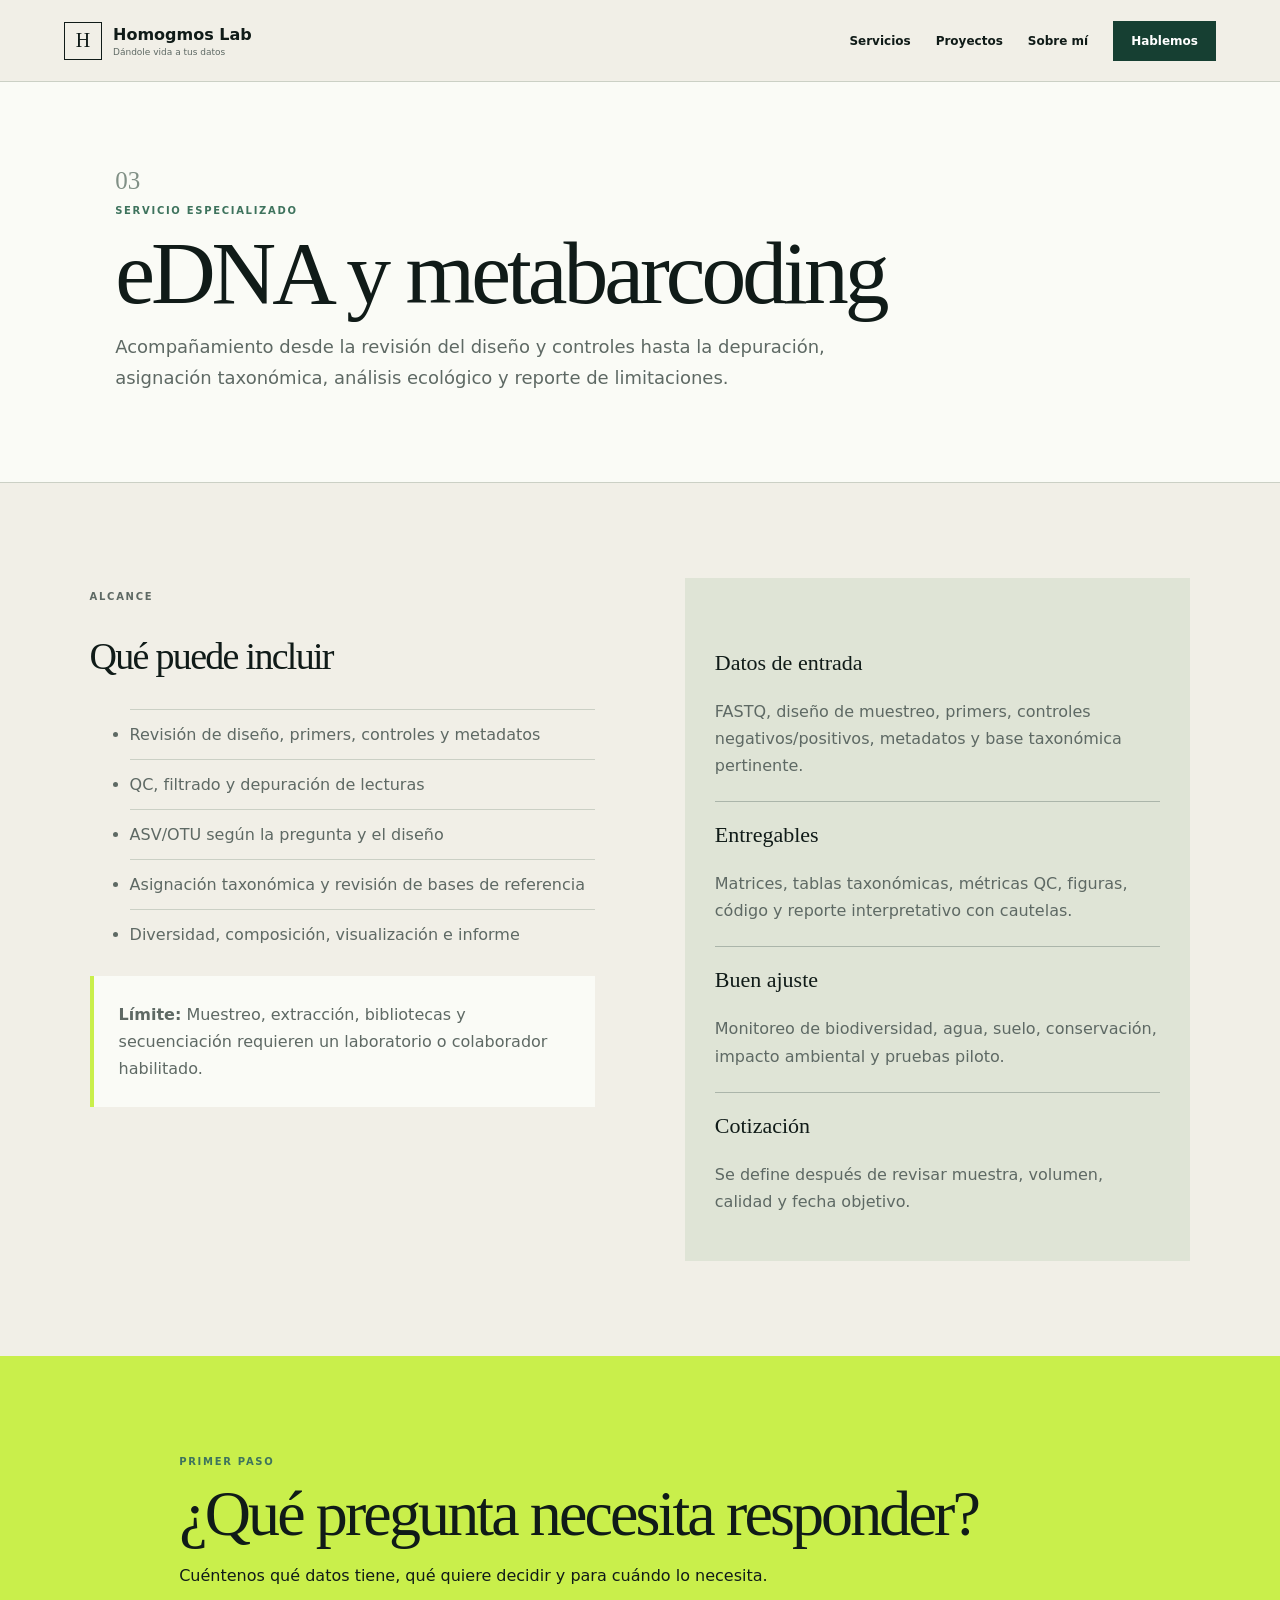
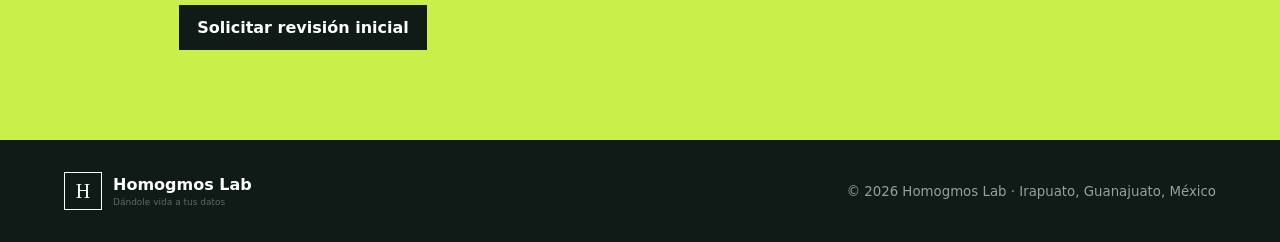
<file: servicios/edna-metabarcoding/index.html>
<!doctype html><html lang="es"><head><meta charset="utf-8"><meta name="viewport" content="width=device-width,initial-scale=1"><meta name="description" content="Procesamiento computacional para convertir secuencias ambientales en matrices taxonómicas y evidencia ecológica."><meta name="theme-color" content="#163f32"><title>eDNA y metabarcoding | Homogmos Lab</title><style>
:root{--cream:#f1efe7;--paper:#fafbf6;--ink:#101b18;--green:#163f32;--lime:#c9ef4b;--line:#cbd0c5;--muted:#5e6964;--sage:#dfe4d6}*{box-sizing:border-box}html{scroll-behavior:smooth}body{margin:0;background:var(--cream);color:var(--ink);font-family:Inter,system-ui,-apple-system,"Segoe UI",sans-serif}a{color:inherit;text-decoration:none}header{height:82px;padding:0 5vw;display:flex;align-items:center;justify-content:space-between;border-bottom:1px solid var(--line);background:var(--cream);position:sticky;top:0;z-index:10}.logo{display:flex;align-items:center;gap:11px}.logo i{display:grid;place-items:center;width:38px;height:38px;border:1px solid;font:normal 20px Georgia}.logo b,.logo small{display:block}.logo small{font-size:9px;color:var(--muted);margin-top:3px}nav{display:flex;align-items:center;gap:25px;font-size:12px;font-weight:700}.navcta,.button{display:inline-block;background:var(--green);color:white;padding:13px 18px;font-weight:800}.hero{min-height:650px;display:grid;grid-template-columns:1.2fr .8fr;align-items:center;padding:70px 7vw}.kicker{font-size:10px;letter-spacing:.17em;font-weight:850;color:#3e735d}.hero h1,.section h2,.manifesto h2,.story h2,.cta h2,.pagehero h1{font-family:Georgia,serif;font-weight:500;letter-spacing:-.045em}.hero h1{font-size:clamp(58px,7vw,105px);line-height:.88;margin:18px 0}.hero h1 em{color:var(--green);font-weight:400}.lead,.pagehero>p:not(.kicker){font-size:18px;line-height:1.7;color:var(--muted);max-width:720px}.orb{width:min(370px,38vw);aspect-ratio:1;border:1px solid #729080;border-radius:50%;display:grid;place-content:center;text-align:center;margin:auto}.orb b{font:29px Georgia}.orb span{color:#46725c;font-size:11px}.manifesto{padding:80px 14vw;background:var(--paper);text-align:center}.manifesto h2{font-size:clamp(35px,4.5vw,60px);line-height:1.08;margin:15px auto;max-width:1000px}.section{padding:95px 7vw}.section>h2{font-size:clamp(38px,4.5vw,62px);line-height:1.02;max-width:780px}.cards{display:grid;grid-template-columns:repeat(3,1fr);border-top:1px solid;border-left:1px solid var(--line);margin-top:45px}.card{min-height:320px;padding:25px;display:flex;flex-direction:column;border-right:1px solid var(--line);border-bottom:1px solid var(--line)}.card>span,.big-num{font:25px Georgia;color:#809086}.card h3{font:500 27px/1.08 Georgia;margin:10px 0 15px}.card>p:not(.kicker){font-size:13px;color:var(--muted);line-height:1.65}.card>b{margin-top:auto;padding-top:15px;border-top:1px solid var(--line);font-size:11px}.story{padding:90px 14vw;display:grid;grid-template-columns:240px 1fr;gap:65px;align-items:center;background:var(--paper)}.mono{aspect-ratio:4/5;background:var(--green);color:var(--lime);display:grid;place-items:center;font:38px Georgia}.story h2{font-size:44px}.story p{line-height:1.7;color:var(--muted)}.cta{padding:90px 14vw;background:var(--lime)}.cta h2{font-size:clamp(44px,5vw,70px);line-height:1;margin:15px 0}.cta>p:not(.kicker){line-height:1.7;max-width:700px}.button.dark{background:var(--ink)}footer{padding:32px 5vw;background:var(--ink);color:white;display:flex;justify-content:space-between;align-items:center;gap:25px}footer header{display:contents}footer nav{display:none}footer .logo i{border-color:white}footer small{color:#90a29c}.pagehero{padding:85px 9vw 70px;background:var(--paper);border-bottom:1px solid var(--line)}.pagehero h1{font-size:clamp(52px,7vw,92px);line-height:.93;max-width:1050px;margin:15px 0}.twocol,.detail{display:grid;grid-template-columns:1fr 1fr;gap:7vw}.twocol>div{padding:70px 7vw}.twocol>div:first-child{background:var(--sage)}.twocol h2,.detail h2{font:500 38px/1.08 Georgia}.twocol li,.detail li{padding:11px 0;border-top:1px solid var(--line)}.detail p,.detail li{color:var(--muted);line-height:1.7}.detail aside{background:var(--sage);padding:30px}.detail aside h3{font:500 22px Georgia;border-top:1px solid #abb5aa;padding-top:20px}.detail aside h3:first-child{border:0}.boundary{padding:25px;border-left:4px solid var(--lime);background:var(--paper)}.projects{display:grid;grid-template-columns:1fr 1fr;border-top:1px solid;border-left:1px solid var(--line)}.projects article{padding:30px;min-height:330px;border-right:1px solid var(--line);border-bottom:1px solid var(--line)}.projects article>span{font:25px Georgia;color:#809086}.projects h2{font-size:35px}.projects article>p:not(.kicker){color:var(--muted);line-height:1.7}
@media(max-width:850px){nav a:not(.navcta){display:none}.hero,.detail,.twocol{grid-template-columns:1fr}.orb{width:60vw;margin-top:50px}.cards{grid-template-columns:1fr 1fr}.story{padding:75px 7vw;grid-template-columns:200px 1fr}}
@media(max-width:560px){header{height:70px}.hero{padding:60px 6vw;min-height:auto}.hero h1{font-size:53px}.orb{width:82vw}.section{padding:70px 6vw}.cards,.projects{grid-template-columns:1fr}.story{grid-template-columns:1fr;padding:70px 6vw}.mono{width:190px}.cta,.pagehero{padding:70px 6vw}footer{align-items:flex-start;flex-direction:column}}
.home-screen{padding:90px 7vw 60px;text-align:center;background:var(--paper)}.home-screen h1{font:500 clamp(64px,9vw,132px)/.86 Georgia;margin:24px 0 12px;letter-spacing:-.055em}.home-screen h2{font:400 clamp(37px,5vw,68px)/.98 Georgia;color:var(--green);margin:0}.home-screen h2 em{font-weight:400}.home-screen>p:not(.kicker){max-width:680px;margin:30px auto 0;color:var(--muted);line-height:1.7}.option-screen{padding:0 7vw 95px;background:var(--paper)}.option-grid{display:grid;grid-template-columns:repeat(3,1fr);border-top:1px solid var(--ink);border-left:1px solid var(--line)}.option{min-height:230px;padding:24px;display:flex;flex-direction:column;border-right:1px solid var(--line);border-bottom:1px solid var(--line);transition:.2s}.option:hover{background:var(--cream);transform:translateY(-2px)}.option>span{font:23px Georgia;color:#809086}.option h3{font:500 24px/1.08 Georgia;margin:25px 0 10px}.option p{font-size:12px;line-height:1.6;color:var(--muted)}.option>b{font-size:10px;margin-top:auto;padding-top:13px;border-top:1px solid var(--line)}
@media(max-width:850px){.option-grid{grid-template-columns:1fr 1fr}}
@media(max-width:560px){.home-screen{padding:65px 6vw 45px}.home-screen h1{font-size:59px}.option-screen{padding:0 6vw 70px}.option-grid{grid-template-columns:1fr}.option{min-height:200px}}

.actions{display:flex;align-items:center;gap:24px}.textlink{font-size:13px;font-weight:800}.textlink span{color:#507a64;margin-left:7px}.proof{display:flex;gap:24px;margin-top:48px;font-size:10px;font-weight:800;letter-spacing:.08em;text-transform:uppercase}.proof span{border-left:2px solid var(--lime);padding-left:12px}
.data-life{width:min(460px,42vw);aspect-ratio:1;position:relative;margin:auto;border:1px solid #759183;border-radius:50%}.data-orbit{position:absolute;width:64%;aspect-ratio:1;left:50%;top:50%;transform:translate(-50%,-50%);border:1px solid #a5b3aa;border-radius:50%}.data-axis{position:absolute;left:50%;top:50%;background:#a5b3aa;transform:translate(-50%,-50%)}.axis-x{width:100%;height:1px}.axis-y{width:1px;height:100%}.data-seed{position:absolute;width:28%;aspect-ratio:1;left:50%;top:50%;transform:translate(-50%,-50%);border-radius:50%;background:var(--green);color:white;display:grid;place-items:center;font:24px Georgia;z-index:3}.leaf{position:absolute;transform:translate(-50%,-50%);z-index:4;background:var(--lime);border:1px solid var(--ink);padding:8px 11px;font-size:9px;font-weight:900;white-space:nowrap}.l1{top:0;left:50%}.l2{top:50%;left:100%}.l3{top:100%;left:50%}.l4{top:50%;left:0}
@media(max-width:850px){.data-life{width:65vw;margin-top:55px}}
@media(max-width:560px){.actions,.proof{align-items:flex-start;flex-direction:column}.proof{gap:9px;margin-top:35px}.data-life{width:82vw}}

</style></head><body><header><a class="logo" href="../../index.html"><i>H</i><span><b>Homogmos Lab</b><small>Dándole vida a tus datos</small></span></a><nav><a href="../../servicios/index.html">Servicios</a><a href="../../proyectos/index.html">Proyectos</a><a href="../../sobre-mi/index.html">Sobre mí</a><a class="navcta" href="../../contacto/index.html">Hablemos</a></nav></header><main><section class="pagehero"><span class="big-num">03</span><p class="kicker">SERVICIO ESPECIALIZADO</p><h1>eDNA y metabarcoding</h1><p>Acompañamiento desde la revisión del diseño y controles hasta la depuración, asignación taxonómica, análisis ecológico y reporte de limitaciones.</p></section><section class="section detail"><div><p class="kicker">ALCANCE</p><h2>Qué puede incluir</h2><ul><li>Revisión de diseño, primers, controles y metadatos</li><li>QC, filtrado y depuración de lecturas</li><li>ASV/OTU según la pregunta y el diseño</li><li>Asignación taxonómica y revisión de bases de referencia</li><li>Diversidad, composición, visualización e informe</li></ul><p class="boundary"><b>Límite:</b> Muestreo, extracción, bibliotecas y secuenciación requieren un laboratorio o colaborador habilitado.</p></div><aside><h3>Datos de entrada</h3><p>FASTQ, diseño de muestreo, primers, controles negativos/positivos, metadatos y base taxonómica pertinente.</p><h3>Entregables</h3><p>Matrices, tablas taxonómicas, métricas QC, figuras, código y reporte interpretativo con cautelas.</p><h3>Buen ajuste</h3><p>Monitoreo de biodiversidad, agua, suelo, conservación, impacto ambiental y pruebas piloto.</p><h3>Cotización</h3><p>Se define después de revisar muestra, volumen, calidad y fecha objetivo.</p></aside></section><section class="cta"><p class="kicker">PRIMER PASO</p><h2>¿Qué pregunta necesita responder?</h2><p>Cuéntenos qué datos tiene, qué quiere decidir y para cuándo lo necesita.</p><a class="button dark" href="../../contacto/index.html">Solicitar revisión inicial</a></section></main><footer><a class="logo" href="../../index.html"><i>H</i><span><b>Homogmos Lab</b><small>Dándole vida a tus datos</small></span></a><nav><a href="../../servicios/index.html">Servicios</a><a href="../../proyectos/index.html">Proyectos</a><a href="../../sobre-mi/index.html">Sobre mí</a><a class="navcta" href="../../contacto/index.html">Hablemos</a></nav><small>© 2026 Homogmos Lab · Irapuato, Guanajuato, México</small></footer></body></html>
</file>
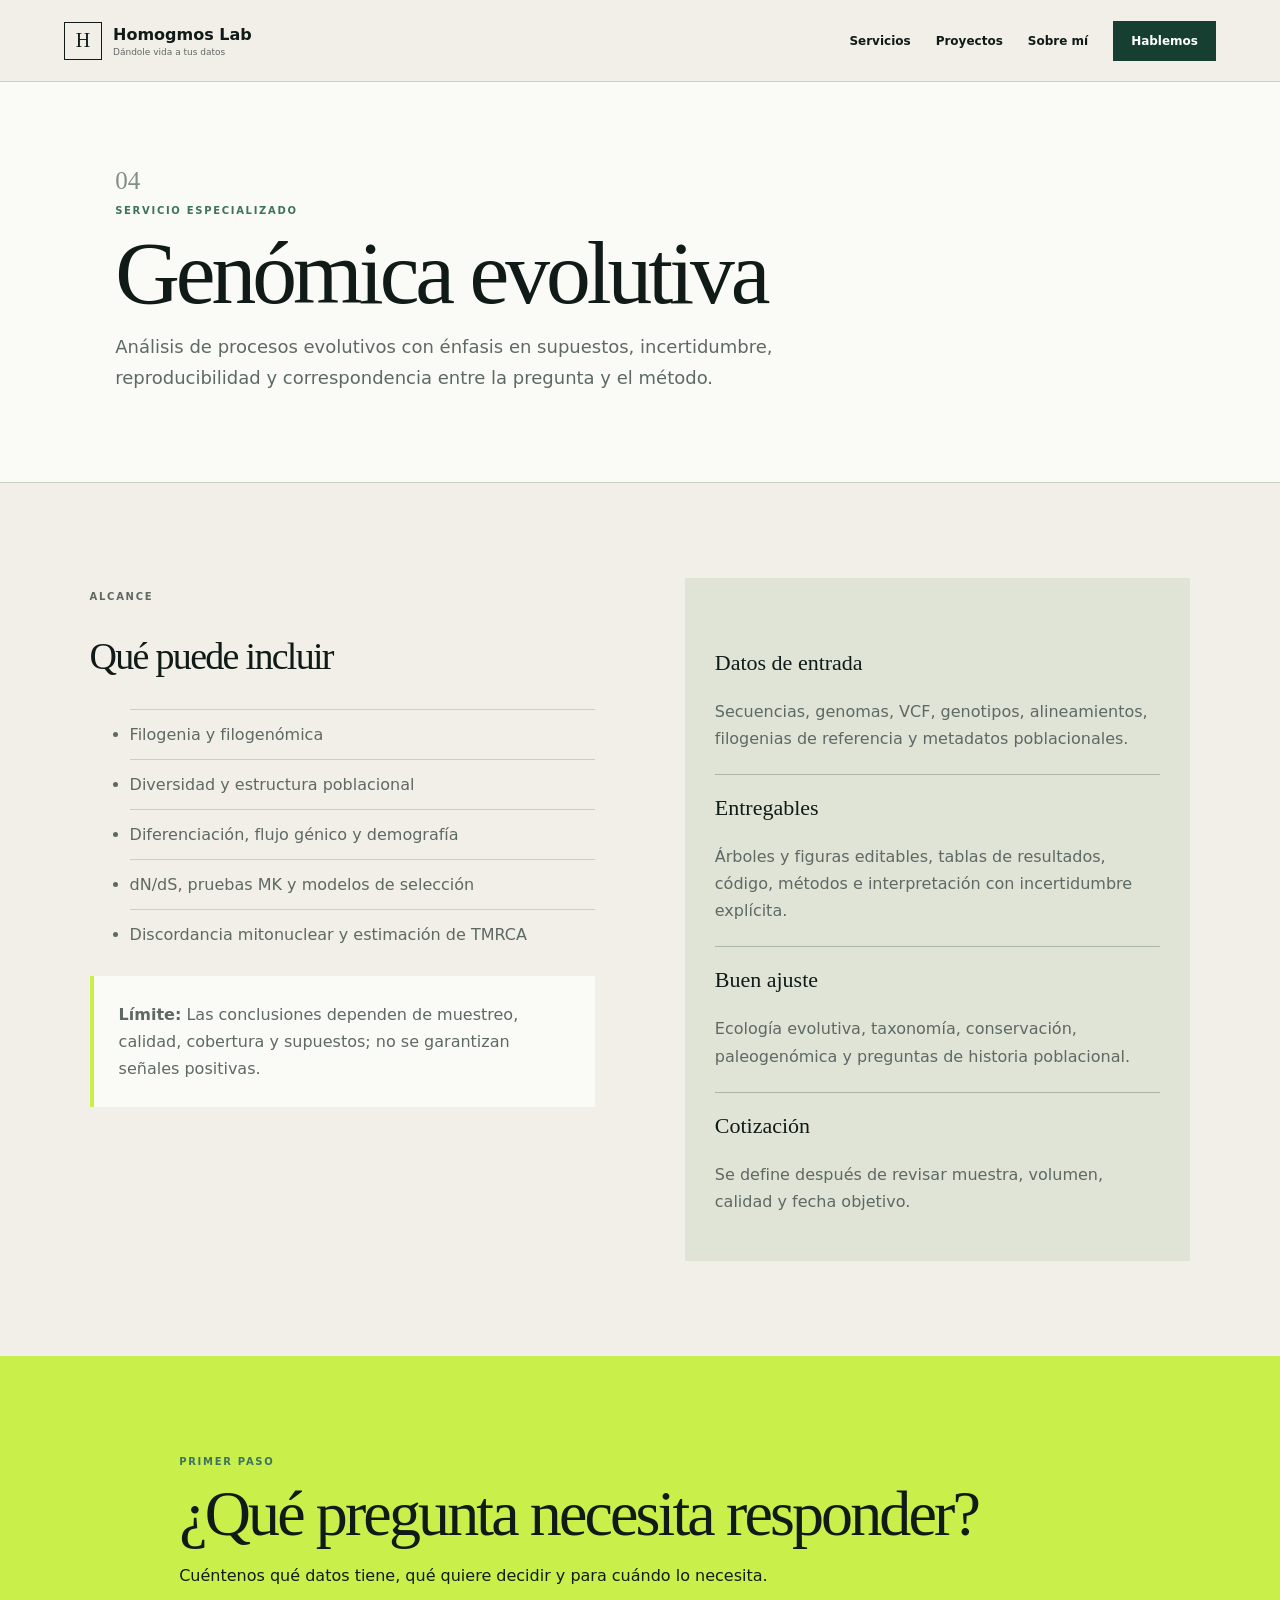
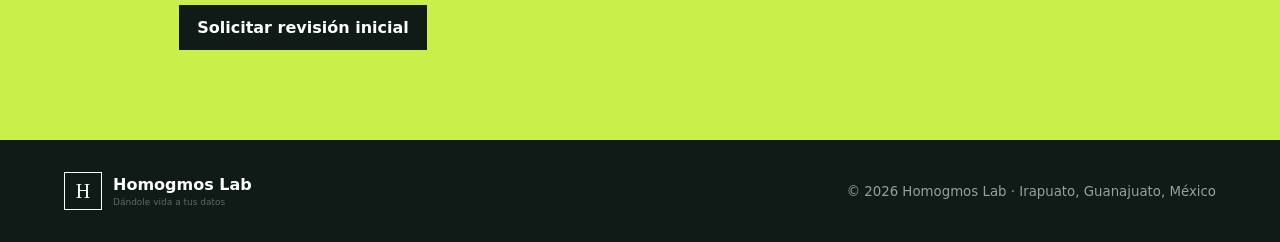
<file: servicios/genomica-evolutiva/index.html>
<!doctype html><html lang="es"><head><meta charset="utf-8"><meta name="viewport" content="width=device-width,initial-scale=1"><meta name="description" content="Historia poblacional, selección y relaciones evolutivas integradas en una interpretación biológica coherente."><meta name="theme-color" content="#163f32"><title>Genómica evolutiva | Homogmos Lab</title><style>
:root{--cream:#f1efe7;--paper:#fafbf6;--ink:#101b18;--green:#163f32;--lime:#c9ef4b;--line:#cbd0c5;--muted:#5e6964;--sage:#dfe4d6}*{box-sizing:border-box}html{scroll-behavior:smooth}body{margin:0;background:var(--cream);color:var(--ink);font-family:Inter,system-ui,-apple-system,"Segoe UI",sans-serif}a{color:inherit;text-decoration:none}header{height:82px;padding:0 5vw;display:flex;align-items:center;justify-content:space-between;border-bottom:1px solid var(--line);background:var(--cream);position:sticky;top:0;z-index:10}.logo{display:flex;align-items:center;gap:11px}.logo i{display:grid;place-items:center;width:38px;height:38px;border:1px solid;font:normal 20px Georgia}.logo b,.logo small{display:block}.logo small{font-size:9px;color:var(--muted);margin-top:3px}nav{display:flex;align-items:center;gap:25px;font-size:12px;font-weight:700}.navcta,.button{display:inline-block;background:var(--green);color:white;padding:13px 18px;font-weight:800}.hero{min-height:650px;display:grid;grid-template-columns:1.2fr .8fr;align-items:center;padding:70px 7vw}.kicker{font-size:10px;letter-spacing:.17em;font-weight:850;color:#3e735d}.hero h1,.section h2,.manifesto h2,.story h2,.cta h2,.pagehero h1{font-family:Georgia,serif;font-weight:500;letter-spacing:-.045em}.hero h1{font-size:clamp(58px,7vw,105px);line-height:.88;margin:18px 0}.hero h1 em{color:var(--green);font-weight:400}.lead,.pagehero>p:not(.kicker){font-size:18px;line-height:1.7;color:var(--muted);max-width:720px}.orb{width:min(370px,38vw);aspect-ratio:1;border:1px solid #729080;border-radius:50%;display:grid;place-content:center;text-align:center;margin:auto}.orb b{font:29px Georgia}.orb span{color:#46725c;font-size:11px}.manifesto{padding:80px 14vw;background:var(--paper);text-align:center}.manifesto h2{font-size:clamp(35px,4.5vw,60px);line-height:1.08;margin:15px auto;max-width:1000px}.section{padding:95px 7vw}.section>h2{font-size:clamp(38px,4.5vw,62px);line-height:1.02;max-width:780px}.cards{display:grid;grid-template-columns:repeat(3,1fr);border-top:1px solid;border-left:1px solid var(--line);margin-top:45px}.card{min-height:320px;padding:25px;display:flex;flex-direction:column;border-right:1px solid var(--line);border-bottom:1px solid var(--line)}.card>span,.big-num{font:25px Georgia;color:#809086}.card h3{font:500 27px/1.08 Georgia;margin:10px 0 15px}.card>p:not(.kicker){font-size:13px;color:var(--muted);line-height:1.65}.card>b{margin-top:auto;padding-top:15px;border-top:1px solid var(--line);font-size:11px}.story{padding:90px 14vw;display:grid;grid-template-columns:240px 1fr;gap:65px;align-items:center;background:var(--paper)}.mono{aspect-ratio:4/5;background:var(--green);color:var(--lime);display:grid;place-items:center;font:38px Georgia}.story h2{font-size:44px}.story p{line-height:1.7;color:var(--muted)}.cta{padding:90px 14vw;background:var(--lime)}.cta h2{font-size:clamp(44px,5vw,70px);line-height:1;margin:15px 0}.cta>p:not(.kicker){line-height:1.7;max-width:700px}.button.dark{background:var(--ink)}footer{padding:32px 5vw;background:var(--ink);color:white;display:flex;justify-content:space-between;align-items:center;gap:25px}footer header{display:contents}footer nav{display:none}footer .logo i{border-color:white}footer small{color:#90a29c}.pagehero{padding:85px 9vw 70px;background:var(--paper);border-bottom:1px solid var(--line)}.pagehero h1{font-size:clamp(52px,7vw,92px);line-height:.93;max-width:1050px;margin:15px 0}.twocol,.detail{display:grid;grid-template-columns:1fr 1fr;gap:7vw}.twocol>div{padding:70px 7vw}.twocol>div:first-child{background:var(--sage)}.twocol h2,.detail h2{font:500 38px/1.08 Georgia}.twocol li,.detail li{padding:11px 0;border-top:1px solid var(--line)}.detail p,.detail li{color:var(--muted);line-height:1.7}.detail aside{background:var(--sage);padding:30px}.detail aside h3{font:500 22px Georgia;border-top:1px solid #abb5aa;padding-top:20px}.detail aside h3:first-child{border:0}.boundary{padding:25px;border-left:4px solid var(--lime);background:var(--paper)}.projects{display:grid;grid-template-columns:1fr 1fr;border-top:1px solid;border-left:1px solid var(--line)}.projects article{padding:30px;min-height:330px;border-right:1px solid var(--line);border-bottom:1px solid var(--line)}.projects article>span{font:25px Georgia;color:#809086}.projects h2{font-size:35px}.projects article>p:not(.kicker){color:var(--muted);line-height:1.7}
@media(max-width:850px){nav a:not(.navcta){display:none}.hero,.detail,.twocol{grid-template-columns:1fr}.orb{width:60vw;margin-top:50px}.cards{grid-template-columns:1fr 1fr}.story{padding:75px 7vw;grid-template-columns:200px 1fr}}
@media(max-width:560px){header{height:70px}.hero{padding:60px 6vw;min-height:auto}.hero h1{font-size:53px}.orb{width:82vw}.section{padding:70px 6vw}.cards,.projects{grid-template-columns:1fr}.story{grid-template-columns:1fr;padding:70px 6vw}.mono{width:190px}.cta,.pagehero{padding:70px 6vw}footer{align-items:flex-start;flex-direction:column}}
.home-screen{padding:90px 7vw 60px;text-align:center;background:var(--paper)}.home-screen h1{font:500 clamp(64px,9vw,132px)/.86 Georgia;margin:24px 0 12px;letter-spacing:-.055em}.home-screen h2{font:400 clamp(37px,5vw,68px)/.98 Georgia;color:var(--green);margin:0}.home-screen h2 em{font-weight:400}.home-screen>p:not(.kicker){max-width:680px;margin:30px auto 0;color:var(--muted);line-height:1.7}.option-screen{padding:0 7vw 95px;background:var(--paper)}.option-grid{display:grid;grid-template-columns:repeat(3,1fr);border-top:1px solid var(--ink);border-left:1px solid var(--line)}.option{min-height:230px;padding:24px;display:flex;flex-direction:column;border-right:1px solid var(--line);border-bottom:1px solid var(--line);transition:.2s}.option:hover{background:var(--cream);transform:translateY(-2px)}.option>span{font:23px Georgia;color:#809086}.option h3{font:500 24px/1.08 Georgia;margin:25px 0 10px}.option p{font-size:12px;line-height:1.6;color:var(--muted)}.option>b{font-size:10px;margin-top:auto;padding-top:13px;border-top:1px solid var(--line)}
@media(max-width:850px){.option-grid{grid-template-columns:1fr 1fr}}
@media(max-width:560px){.home-screen{padding:65px 6vw 45px}.home-screen h1{font-size:59px}.option-screen{padding:0 6vw 70px}.option-grid{grid-template-columns:1fr}.option{min-height:200px}}

.actions{display:flex;align-items:center;gap:24px}.textlink{font-size:13px;font-weight:800}.textlink span{color:#507a64;margin-left:7px}.proof{display:flex;gap:24px;margin-top:48px;font-size:10px;font-weight:800;letter-spacing:.08em;text-transform:uppercase}.proof span{border-left:2px solid var(--lime);padding-left:12px}
.data-life{width:min(460px,42vw);aspect-ratio:1;position:relative;margin:auto;border:1px solid #759183;border-radius:50%}.data-orbit{position:absolute;width:64%;aspect-ratio:1;left:50%;top:50%;transform:translate(-50%,-50%);border:1px solid #a5b3aa;border-radius:50%}.data-axis{position:absolute;left:50%;top:50%;background:#a5b3aa;transform:translate(-50%,-50%)}.axis-x{width:100%;height:1px}.axis-y{width:1px;height:100%}.data-seed{position:absolute;width:28%;aspect-ratio:1;left:50%;top:50%;transform:translate(-50%,-50%);border-radius:50%;background:var(--green);color:white;display:grid;place-items:center;font:24px Georgia;z-index:3}.leaf{position:absolute;transform:translate(-50%,-50%);z-index:4;background:var(--lime);border:1px solid var(--ink);padding:8px 11px;font-size:9px;font-weight:900;white-space:nowrap}.l1{top:0;left:50%}.l2{top:50%;left:100%}.l3{top:100%;left:50%}.l4{top:50%;left:0}
@media(max-width:850px){.data-life{width:65vw;margin-top:55px}}
@media(max-width:560px){.actions,.proof{align-items:flex-start;flex-direction:column}.proof{gap:9px;margin-top:35px}.data-life{width:82vw}}

</style></head><body><header><a class="logo" href="../../index.html"><i>H</i><span><b>Homogmos Lab</b><small>Dándole vida a tus datos</small></span></a><nav><a href="../../servicios/index.html">Servicios</a><a href="../../proyectos/index.html">Proyectos</a><a href="../../sobre-mi/index.html">Sobre mí</a><a class="navcta" href="../../contacto/index.html">Hablemos</a></nav></header><main><section class="pagehero"><span class="big-num">04</span><p class="kicker">SERVICIO ESPECIALIZADO</p><h1>Genómica evolutiva</h1><p>Análisis de procesos evolutivos con énfasis en supuestos, incertidumbre, reproducibilidad y correspondencia entre la pregunta y el método.</p></section><section class="section detail"><div><p class="kicker">ALCANCE</p><h2>Qué puede incluir</h2><ul><li>Filogenia y filogenómica</li><li>Diversidad y estructura poblacional</li><li>Diferenciación, flujo génico y demografía</li><li>dN/dS, pruebas MK y modelos de selección</li><li>Discordancia mitonuclear y estimación de TMRCA</li></ul><p class="boundary"><b>Límite:</b> Las conclusiones dependen de muestreo, calidad, cobertura y supuestos; no se garantizan señales positivas.</p></div><aside><h3>Datos de entrada</h3><p>Secuencias, genomas, VCF, genotipos, alineamientos, filogenias de referencia y metadatos poblacionales.</p><h3>Entregables</h3><p>Árboles y figuras editables, tablas de resultados, código, métodos e interpretación con incertidumbre explícita.</p><h3>Buen ajuste</h3><p>Ecología evolutiva, taxonomía, conservación, paleogenómica y preguntas de historia poblacional.</p><h3>Cotización</h3><p>Se define después de revisar muestra, volumen, calidad y fecha objetivo.</p></aside></section><section class="cta"><p class="kicker">PRIMER PASO</p><h2>¿Qué pregunta necesita responder?</h2><p>Cuéntenos qué datos tiene, qué quiere decidir y para cuándo lo necesita.</p><a class="button dark" href="../../contacto/index.html">Solicitar revisión inicial</a></section></main><footer><a class="logo" href="../../index.html"><i>H</i><span><b>Homogmos Lab</b><small>Dándole vida a tus datos</small></span></a><nav><a href="../../servicios/index.html">Servicios</a><a href="../../proyectos/index.html">Proyectos</a><a href="../../sobre-mi/index.html">Sobre mí</a><a class="navcta" href="../../contacto/index.html">Hablemos</a></nav><small>© 2026 Homogmos Lab · Irapuato, Guanajuato, México</small></footer></body></html>
</file>
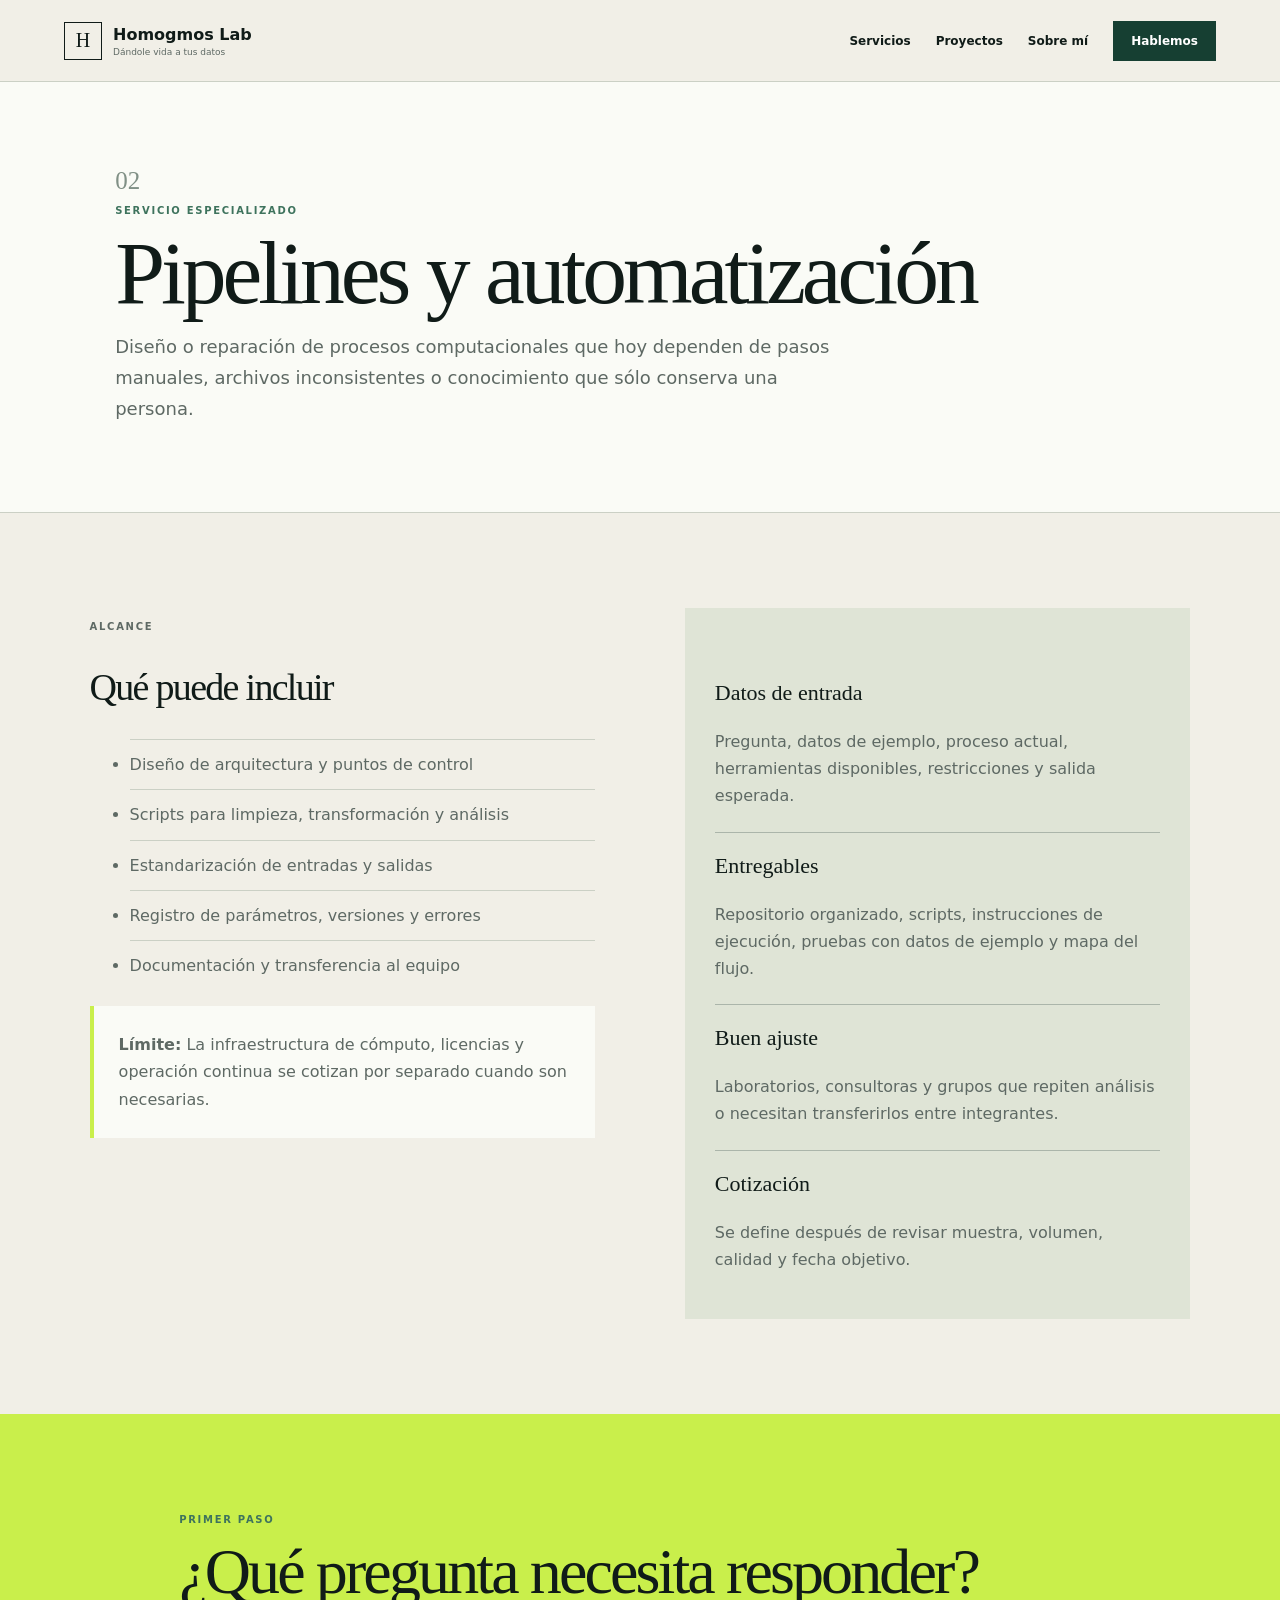
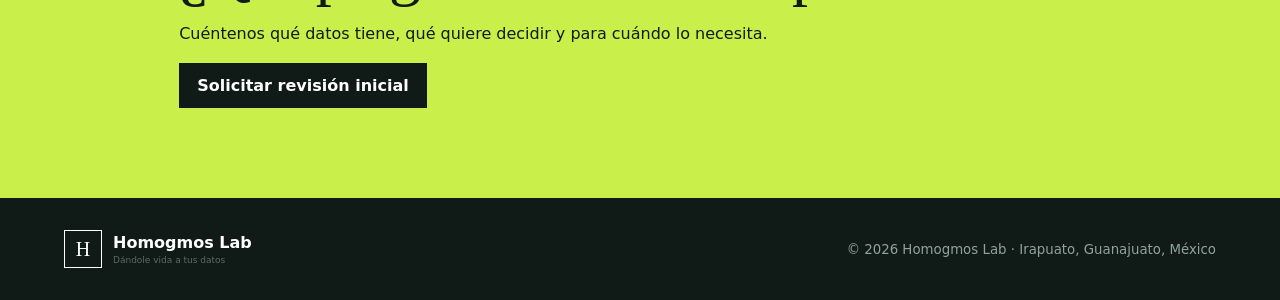
<file: servicios/pipelines-automatizacion/index.html>
<!doctype html><html lang="es"><head><meta charset="utf-8"><meta name="viewport" content="width=device-width,initial-scale=1"><meta name="description" content="Flujos en Python, R y Linux para que un análisis pueda ejecutarse, revisarse y repetirse."><meta name="theme-color" content="#163f32"><title>Pipelines y automatización | Homogmos Lab</title><style>
:root{--cream:#f1efe7;--paper:#fafbf6;--ink:#101b18;--green:#163f32;--lime:#c9ef4b;--line:#cbd0c5;--muted:#5e6964;--sage:#dfe4d6}*{box-sizing:border-box}html{scroll-behavior:smooth}body{margin:0;background:var(--cream);color:var(--ink);font-family:Inter,system-ui,-apple-system,"Segoe UI",sans-serif}a{color:inherit;text-decoration:none}header{height:82px;padding:0 5vw;display:flex;align-items:center;justify-content:space-between;border-bottom:1px solid var(--line);background:var(--cream);position:sticky;top:0;z-index:10}.logo{display:flex;align-items:center;gap:11px}.logo i{display:grid;place-items:center;width:38px;height:38px;border:1px solid;font:normal 20px Georgia}.logo b,.logo small{display:block}.logo small{font-size:9px;color:var(--muted);margin-top:3px}nav{display:flex;align-items:center;gap:25px;font-size:12px;font-weight:700}.navcta,.button{display:inline-block;background:var(--green);color:white;padding:13px 18px;font-weight:800}.hero{min-height:650px;display:grid;grid-template-columns:1.2fr .8fr;align-items:center;padding:70px 7vw}.kicker{font-size:10px;letter-spacing:.17em;font-weight:850;color:#3e735d}.hero h1,.section h2,.manifesto h2,.story h2,.cta h2,.pagehero h1{font-family:Georgia,serif;font-weight:500;letter-spacing:-.045em}.hero h1{font-size:clamp(58px,7vw,105px);line-height:.88;margin:18px 0}.hero h1 em{color:var(--green);font-weight:400}.lead,.pagehero>p:not(.kicker){font-size:18px;line-height:1.7;color:var(--muted);max-width:720px}.orb{width:min(370px,38vw);aspect-ratio:1;border:1px solid #729080;border-radius:50%;display:grid;place-content:center;text-align:center;margin:auto}.orb b{font:29px Georgia}.orb span{color:#46725c;font-size:11px}.manifesto{padding:80px 14vw;background:var(--paper);text-align:center}.manifesto h2{font-size:clamp(35px,4.5vw,60px);line-height:1.08;margin:15px auto;max-width:1000px}.section{padding:95px 7vw}.section>h2{font-size:clamp(38px,4.5vw,62px);line-height:1.02;max-width:780px}.cards{display:grid;grid-template-columns:repeat(3,1fr);border-top:1px solid;border-left:1px solid var(--line);margin-top:45px}.card{min-height:320px;padding:25px;display:flex;flex-direction:column;border-right:1px solid var(--line);border-bottom:1px solid var(--line)}.card>span,.big-num{font:25px Georgia;color:#809086}.card h3{font:500 27px/1.08 Georgia;margin:10px 0 15px}.card>p:not(.kicker){font-size:13px;color:var(--muted);line-height:1.65}.card>b{margin-top:auto;padding-top:15px;border-top:1px solid var(--line);font-size:11px}.story{padding:90px 14vw;display:grid;grid-template-columns:240px 1fr;gap:65px;align-items:center;background:var(--paper)}.mono{aspect-ratio:4/5;background:var(--green);color:var(--lime);display:grid;place-items:center;font:38px Georgia}.story h2{font-size:44px}.story p{line-height:1.7;color:var(--muted)}.cta{padding:90px 14vw;background:var(--lime)}.cta h2{font-size:clamp(44px,5vw,70px);line-height:1;margin:15px 0}.cta>p:not(.kicker){line-height:1.7;max-width:700px}.button.dark{background:var(--ink)}footer{padding:32px 5vw;background:var(--ink);color:white;display:flex;justify-content:space-between;align-items:center;gap:25px}footer header{display:contents}footer nav{display:none}footer .logo i{border-color:white}footer small{color:#90a29c}.pagehero{padding:85px 9vw 70px;background:var(--paper);border-bottom:1px solid var(--line)}.pagehero h1{font-size:clamp(52px,7vw,92px);line-height:.93;max-width:1050px;margin:15px 0}.twocol,.detail{display:grid;grid-template-columns:1fr 1fr;gap:7vw}.twocol>div{padding:70px 7vw}.twocol>div:first-child{background:var(--sage)}.twocol h2,.detail h2{font:500 38px/1.08 Georgia}.twocol li,.detail li{padding:11px 0;border-top:1px solid var(--line)}.detail p,.detail li{color:var(--muted);line-height:1.7}.detail aside{background:var(--sage);padding:30px}.detail aside h3{font:500 22px Georgia;border-top:1px solid #abb5aa;padding-top:20px}.detail aside h3:first-child{border:0}.boundary{padding:25px;border-left:4px solid var(--lime);background:var(--paper)}.projects{display:grid;grid-template-columns:1fr 1fr;border-top:1px solid;border-left:1px solid var(--line)}.projects article{padding:30px;min-height:330px;border-right:1px solid var(--line);border-bottom:1px solid var(--line)}.projects article>span{font:25px Georgia;color:#809086}.projects h2{font-size:35px}.projects article>p:not(.kicker){color:var(--muted);line-height:1.7}
@media(max-width:850px){nav a:not(.navcta){display:none}.hero,.detail,.twocol{grid-template-columns:1fr}.orb{width:60vw;margin-top:50px}.cards{grid-template-columns:1fr 1fr}.story{padding:75px 7vw;grid-template-columns:200px 1fr}}
@media(max-width:560px){header{height:70px}.hero{padding:60px 6vw;min-height:auto}.hero h1{font-size:53px}.orb{width:82vw}.section{padding:70px 6vw}.cards,.projects{grid-template-columns:1fr}.story{grid-template-columns:1fr;padding:70px 6vw}.mono{width:190px}.cta,.pagehero{padding:70px 6vw}footer{align-items:flex-start;flex-direction:column}}
.home-screen{padding:90px 7vw 60px;text-align:center;background:var(--paper)}.home-screen h1{font:500 clamp(64px,9vw,132px)/.86 Georgia;margin:24px 0 12px;letter-spacing:-.055em}.home-screen h2{font:400 clamp(37px,5vw,68px)/.98 Georgia;color:var(--green);margin:0}.home-screen h2 em{font-weight:400}.home-screen>p:not(.kicker){max-width:680px;margin:30px auto 0;color:var(--muted);line-height:1.7}.option-screen{padding:0 7vw 95px;background:var(--paper)}.option-grid{display:grid;grid-template-columns:repeat(3,1fr);border-top:1px solid var(--ink);border-left:1px solid var(--line)}.option{min-height:230px;padding:24px;display:flex;flex-direction:column;border-right:1px solid var(--line);border-bottom:1px solid var(--line);transition:.2s}.option:hover{background:var(--cream);transform:translateY(-2px)}.option>span{font:23px Georgia;color:#809086}.option h3{font:500 24px/1.08 Georgia;margin:25px 0 10px}.option p{font-size:12px;line-height:1.6;color:var(--muted)}.option>b{font-size:10px;margin-top:auto;padding-top:13px;border-top:1px solid var(--line)}
@media(max-width:850px){.option-grid{grid-template-columns:1fr 1fr}}
@media(max-width:560px){.home-screen{padding:65px 6vw 45px}.home-screen h1{font-size:59px}.option-screen{padding:0 6vw 70px}.option-grid{grid-template-columns:1fr}.option{min-height:200px}}

.actions{display:flex;align-items:center;gap:24px}.textlink{font-size:13px;font-weight:800}.textlink span{color:#507a64;margin-left:7px}.proof{display:flex;gap:24px;margin-top:48px;font-size:10px;font-weight:800;letter-spacing:.08em;text-transform:uppercase}.proof span{border-left:2px solid var(--lime);padding-left:12px}
.data-life{width:min(460px,42vw);aspect-ratio:1;position:relative;margin:auto;border:1px solid #759183;border-radius:50%}.data-orbit{position:absolute;width:64%;aspect-ratio:1;left:50%;top:50%;transform:translate(-50%,-50%);border:1px solid #a5b3aa;border-radius:50%}.data-axis{position:absolute;left:50%;top:50%;background:#a5b3aa;transform:translate(-50%,-50%)}.axis-x{width:100%;height:1px}.axis-y{width:1px;height:100%}.data-seed{position:absolute;width:28%;aspect-ratio:1;left:50%;top:50%;transform:translate(-50%,-50%);border-radius:50%;background:var(--green);color:white;display:grid;place-items:center;font:24px Georgia;z-index:3}.leaf{position:absolute;transform:translate(-50%,-50%);z-index:4;background:var(--lime);border:1px solid var(--ink);padding:8px 11px;font-size:9px;font-weight:900;white-space:nowrap}.l1{top:0;left:50%}.l2{top:50%;left:100%}.l3{top:100%;left:50%}.l4{top:50%;left:0}
@media(max-width:850px){.data-life{width:65vw;margin-top:55px}}
@media(max-width:560px){.actions,.proof{align-items:flex-start;flex-direction:column}.proof{gap:9px;margin-top:35px}.data-life{width:82vw}}

</style></head><body><header><a class="logo" href="../../index.html"><i>H</i><span><b>Homogmos Lab</b><small>Dándole vida a tus datos</small></span></a><nav><a href="../../servicios/index.html">Servicios</a><a href="../../proyectos/index.html">Proyectos</a><a href="../../sobre-mi/index.html">Sobre mí</a><a class="navcta" href="../../contacto/index.html">Hablemos</a></nav></header><main><section class="pagehero"><span class="big-num">02</span><p class="kicker">SERVICIO ESPECIALIZADO</p><h1>Pipelines y automatización</h1><p>Diseño o reparación de procesos computacionales que hoy dependen de pasos manuales, archivos inconsistentes o conocimiento que sólo conserva una persona.</p></section><section class="section detail"><div><p class="kicker">ALCANCE</p><h2>Qué puede incluir</h2><ul><li>Diseño de arquitectura y puntos de control</li><li>Scripts para limpieza, transformación y análisis</li><li>Estandarización de entradas y salidas</li><li>Registro de parámetros, versiones y errores</li><li>Documentación y transferencia al equipo</li></ul><p class="boundary"><b>Límite:</b> La infraestructura de cómputo, licencias y operación continua se cotizan por separado cuando son necesarias.</p></div><aside><h3>Datos de entrada</h3><p>Pregunta, datos de ejemplo, proceso actual, herramientas disponibles, restricciones y salida esperada.</p><h3>Entregables</h3><p>Repositorio organizado, scripts, instrucciones de ejecución, pruebas con datos de ejemplo y mapa del flujo.</p><h3>Buen ajuste</h3><p>Laboratorios, consultoras y grupos que repiten análisis o necesitan transferirlos entre integrantes.</p><h3>Cotización</h3><p>Se define después de revisar muestra, volumen, calidad y fecha objetivo.</p></aside></section><section class="cta"><p class="kicker">PRIMER PASO</p><h2>¿Qué pregunta necesita responder?</h2><p>Cuéntenos qué datos tiene, qué quiere decidir y para cuándo lo necesita.</p><a class="button dark" href="../../contacto/index.html">Solicitar revisión inicial</a></section></main><footer><a class="logo" href="../../index.html"><i>H</i><span><b>Homogmos Lab</b><small>Dándole vida a tus datos</small></span></a><nav><a href="../../servicios/index.html">Servicios</a><a href="../../proyectos/index.html">Proyectos</a><a href="../../sobre-mi/index.html">Sobre mí</a><a class="navcta" href="../../contacto/index.html">Hablemos</a></nav><small>© 2026 Homogmos Lab · Irapuato, Guanajuato, México</small></footer></body></html>
</file>
